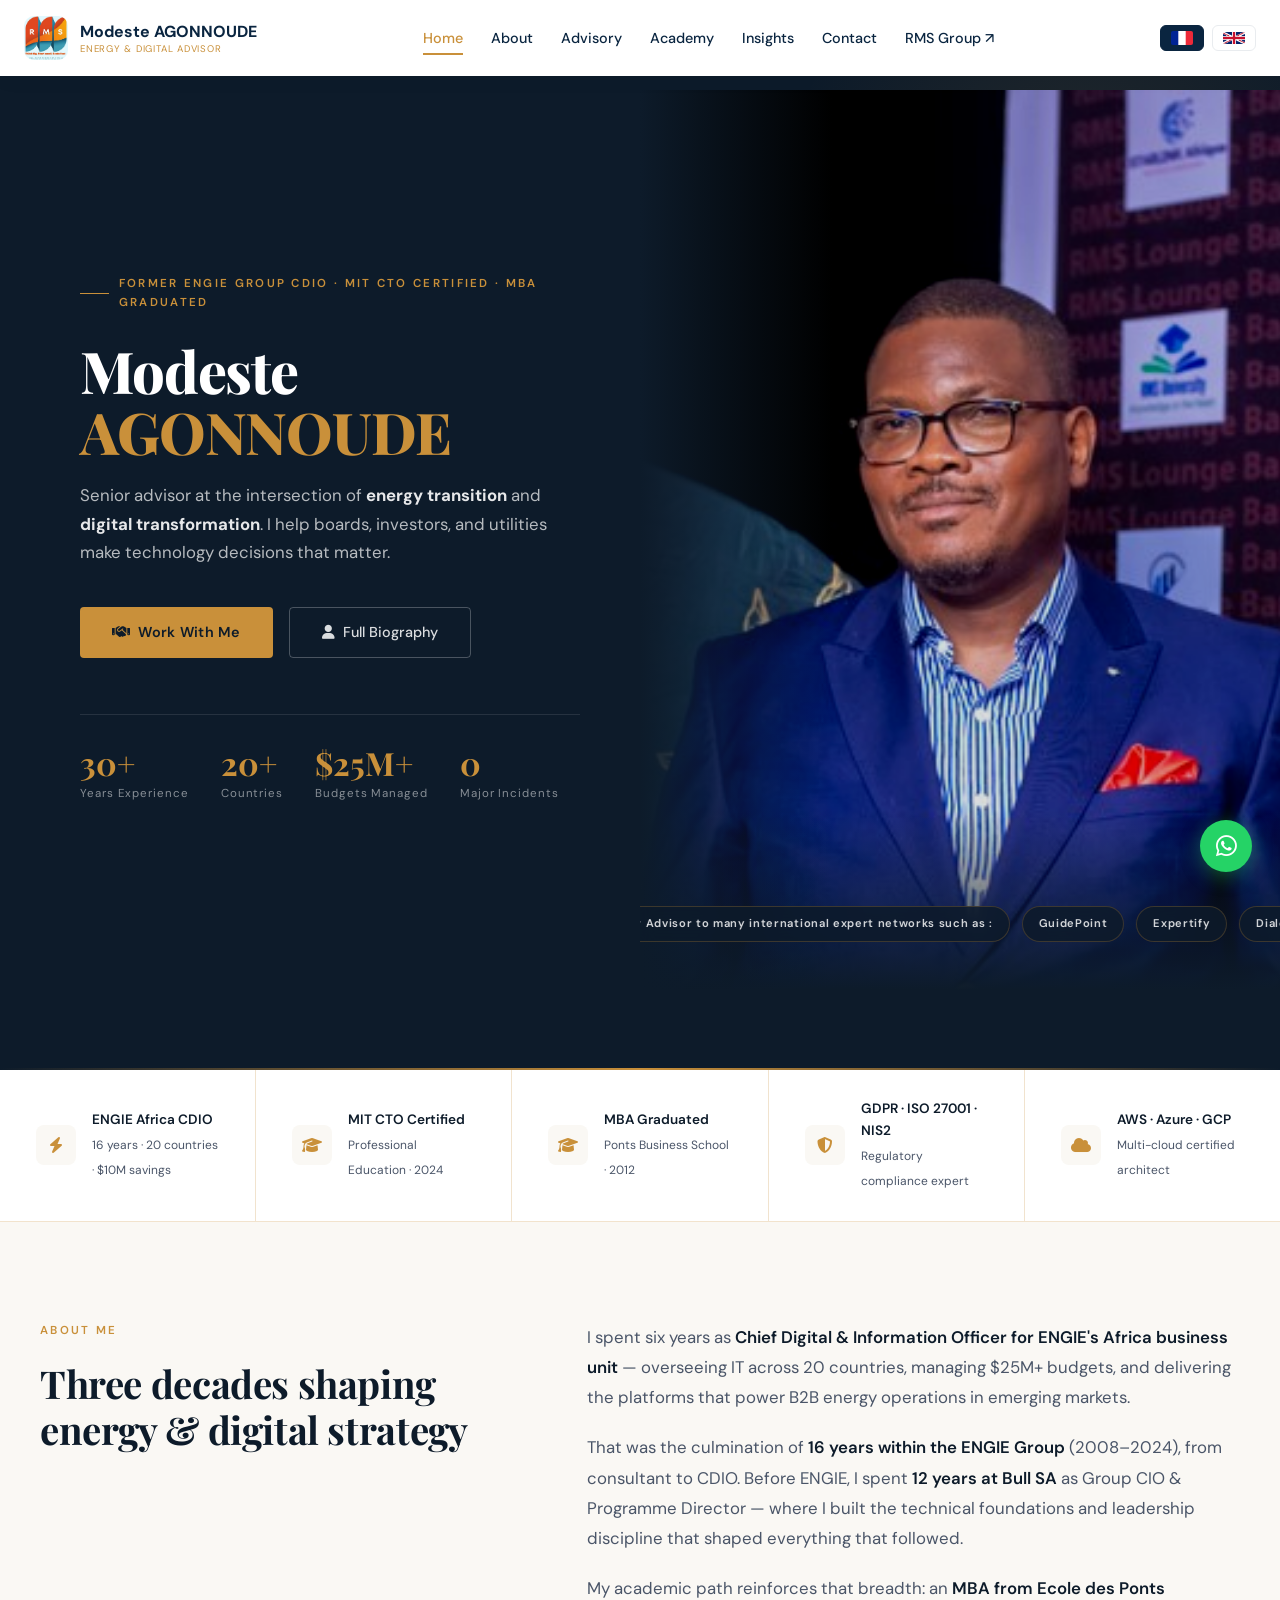
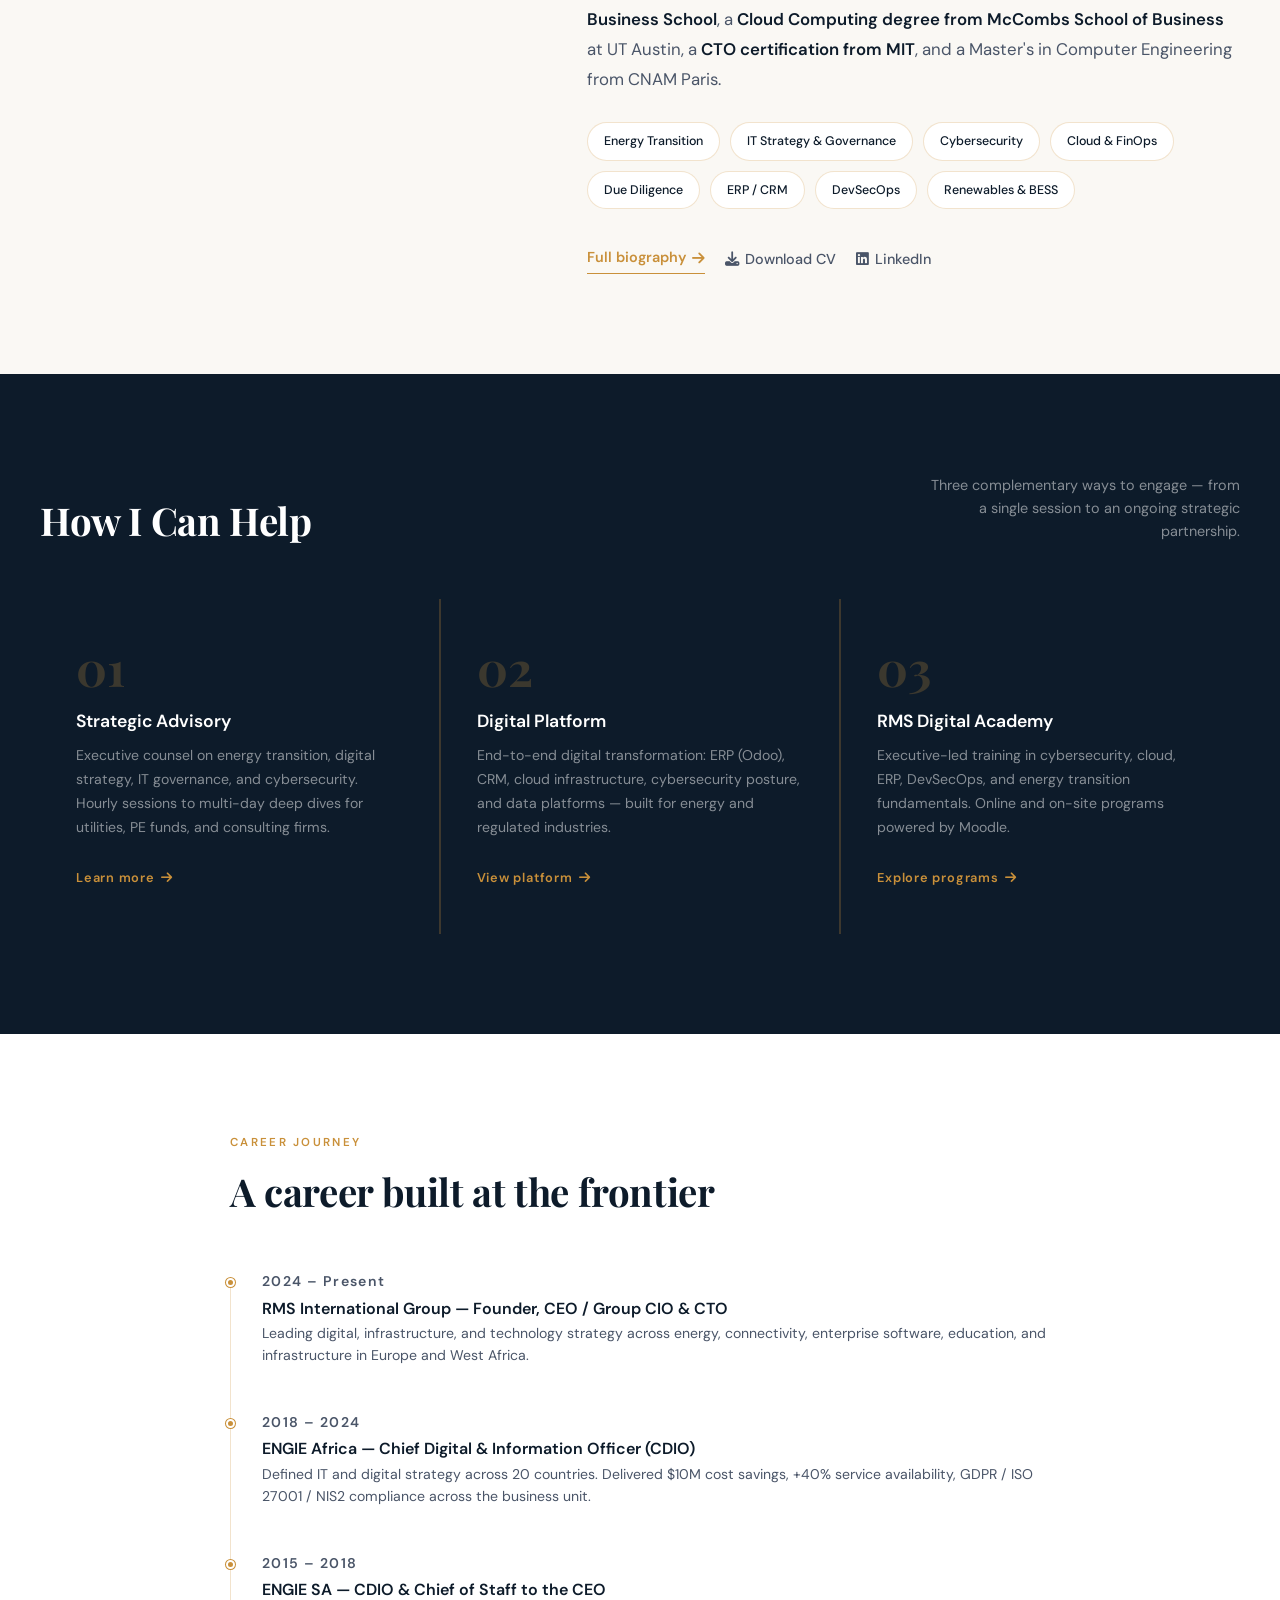
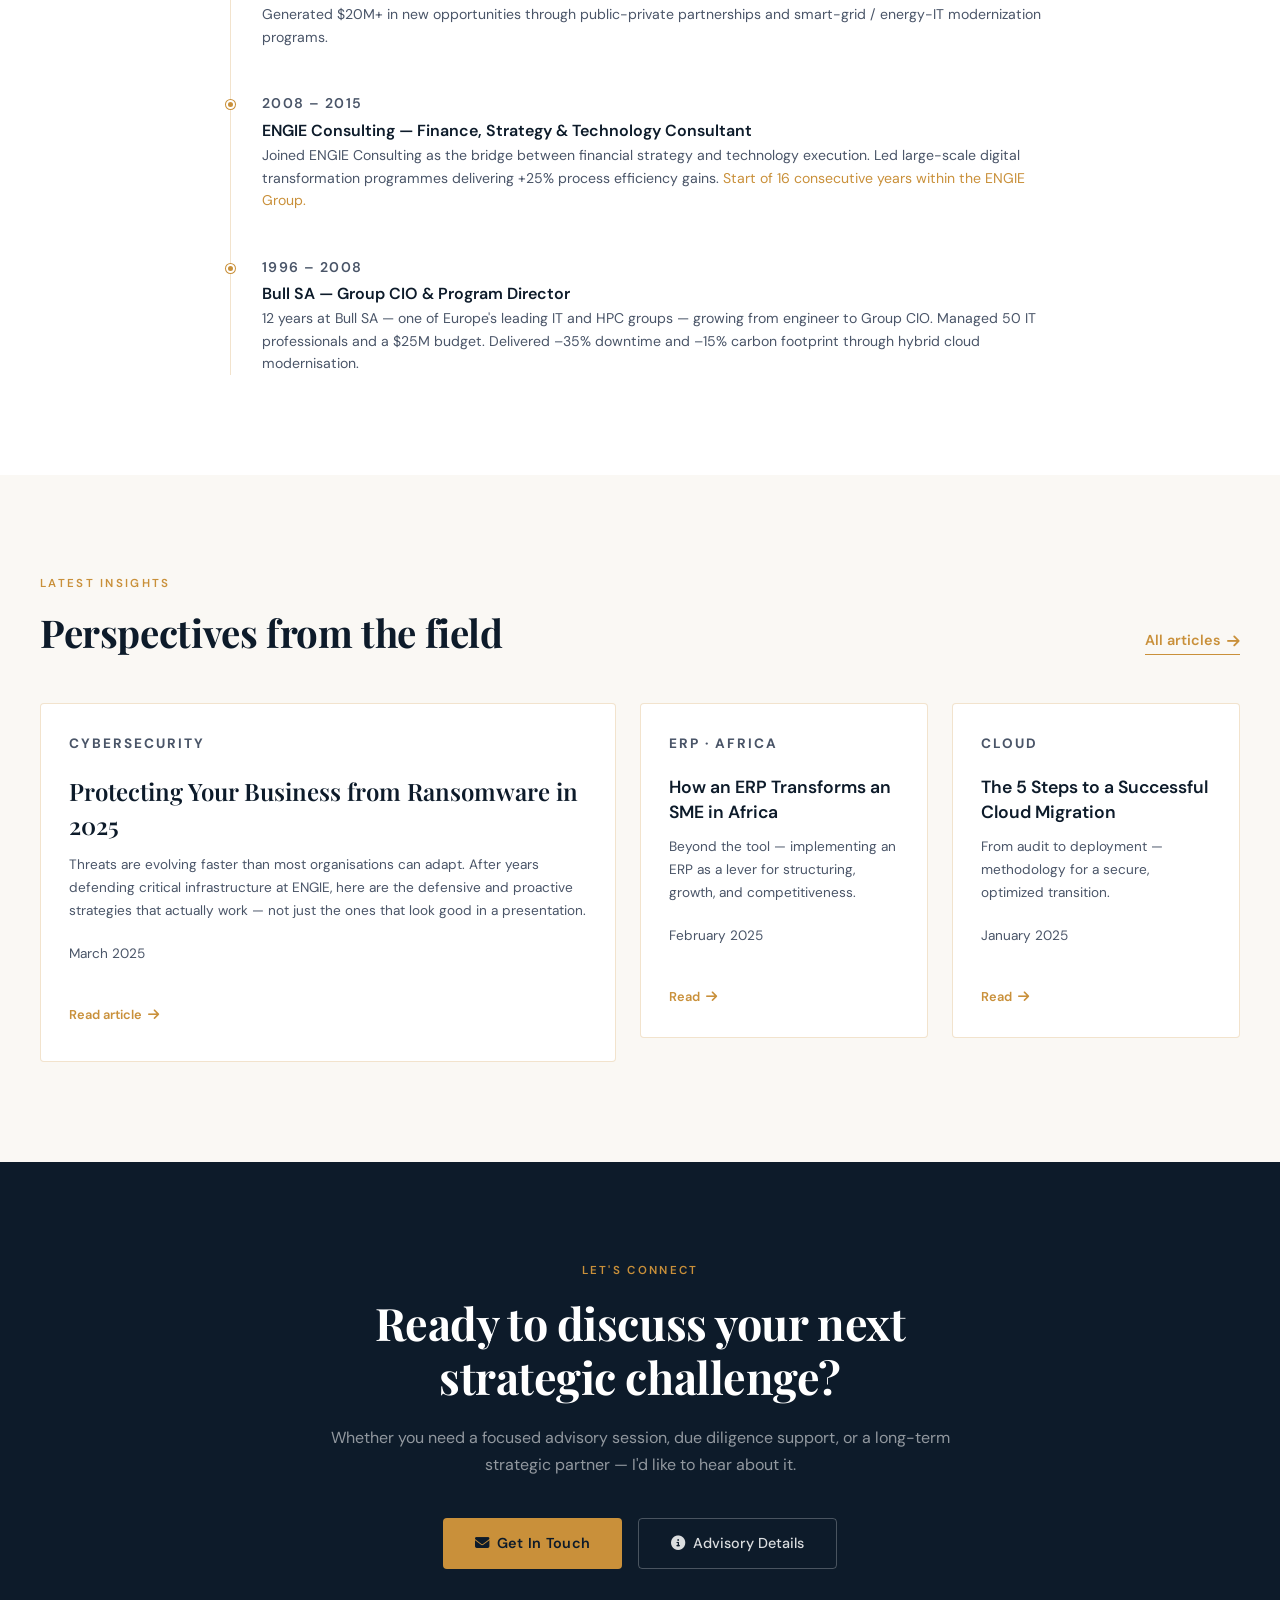
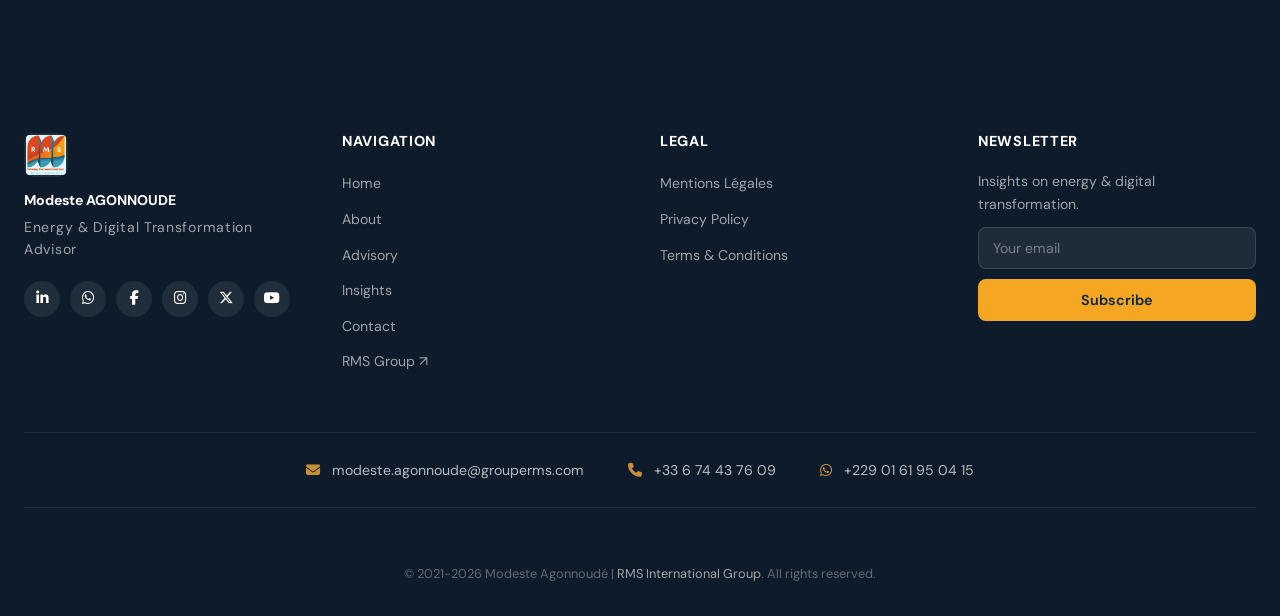
<file: index.html>
<!DOCTYPE html>
<html lang="en">
<head>
    <meta charset="UTF-8">
    <meta name="viewport" content="width=device-width, initial-scale=1.0">
    <title>Modeste AGONNOUDE | Energy & Digital Transformation Advisor | Former ENGIE CDIO</title>
    <meta name="description" content="Modeste Agonnoudé — 30+ years at the intersection of energy and digital. Former ENGIE Group CDIO. MIT CTO certified. Senior Advisor to GuidePoint, Expertify, Dialectica.">
    <meta name="keywords" content="Modeste Agonnoudé, ENGIE CDIO, Energy Transition, Digital Transformation, CIO Advisory, Cybersecurity, Cloud, Africa">
    <meta name="author" content="Modeste Agonnoudé">
    <meta name="robots" content="index, follow">
    <meta name="version" content="2.0.0">
    <meta name="last-updated" content="2026-03-30">
    <meta http-equiv="X-Content-Type-Options" content="nosniff">
    <meta http-equiv="X-Frame-Options" content="DENY">
    <meta http-equiv="X-XSS-Protection" content="1; mode=block">
    <meta http-equiv="Referrer-Policy" content="strict-origin-when-cross-origin">
    <link rel="canonical" href="https://ceo.grouperms.com/index.html">
    <meta property="og:title" content="Modeste AGONNOUDE | Energy &amp; Digital Advisor">
    <meta property="og:description" content="Former ENGIE Group CDIO. 30+ years at the intersection of energy and digital transformation.">
    <meta property="og:image" content="https://ceo.grouperms.com/images/Modeste_AGONNOUDE.jpg">
    <meta property="og:url" content="https://ceo.grouperms.com">
    <meta property="og:type" content="website">
    <script type="application/ld+json">
    {
        "@context": "https://schema.org",
        "@type": "Person",
        "name": "Modeste Agonnoudé",
        "jobTitle": "Energy & Digital Transformation Advisor",
        "description": "Former ENGIE Group CDIO, MIT CTO certified, 30+ years experience in energy and digital transformation.",
        "url": "https://ceo.grouperms.com",
        "image": "https://ceo.grouperms.com/images/Modeste_AGONNOUDE.jpg",
        "sameAs": ["https://www.linkedin.com/in/magonnoude/"],
        "worksFor": { "@type": "Organization", "name": "RMS International Group" },
        "alumniOf": [
            { "@type": "CollegeOrUniversity", "name": "MIT Professional Education" },
            { "@type": "CollegeOrUniversity", "name": "Ecole des Ponts Business School" },
            { "@type": "CollegeOrUniversity", "name": "McCombs School of Business, University of Texas at Austin" },
            { "@type": "CollegeOrUniversity", "name": "CNAM Paris" }
        ]
    }
    </script>
    <link href="https://fonts.googleapis.com/css2?family=Playfair+Display:wght@700;800&family=DM+Sans:wght@300;400;500;600&display=swap" rel="stylesheet">
    <link rel="stylesheet" href="https://cdnjs.cloudflare.com/ajax/libs/font-awesome/6.4.0/css/all.min.css">
    <link rel="stylesheet" href="css/styles.css">
    <link rel="icon" href="/favicon.ico">
    <script async src="https://www.googletagmanager.com/gtag/js?id=G-18H5SEGC8K"></script>
    <script>
        window.dataLayer = window.dataLayer || [];
        function gtag(){dataLayer.push(arguments);}
        gtag('js', new Date());
        gtag('config', 'G-18H5SEGC8K');
    </script>
    <style>
        :root {
            --ink:    #0d1b2a;
            --gold:   #c9903a;
            --gold-lt:#e8b56a;
            --cream:  #faf8f4;
            --mid:    #4a5568;
            --line:   rgba(201,144,58,0.25);
        }
        body { font-family: 'DM Sans', sans-serif; background: var(--cream); color: var(--ink); }

        /* HERO */
        .hero-personal {
            min-height: 100vh;
            display: grid;
            grid-template-columns: 1fr 1fr;
            align-items: center;
            padding-top: 90px;
            position: relative;
            overflow: hidden;
            background: var(--ink);
        }
        .hero-personal::before {
            content: '';
            position: absolute;
            top: -100px; right: -100px;
            width: 600px; height: 600px;
            border-radius: 50%;
            background: radial-gradient(circle, rgba(201,144,58,0.12) 0%, transparent 70%);
            pointer-events: none;
        }
        .hero-personal::after {
            content: '';
            position: absolute;
            bottom: 0; left: 0;
            width: 100%; height: 2px;
            background: linear-gradient(90deg, transparent, var(--gold), transparent);
        }
        .hero-left {
            padding: 80px 60px 80px 80px;
            position: relative;
            z-index: 2;
        }
        .hero-eyebrow {
            display: inline-flex;
            align-items: center;
            gap: 10px;
            font-size: 0.72rem;
            font-weight: 600;
            letter-spacing: 0.2em;
            text-transform: uppercase;
            color: var(--gold);
            margin-bottom: 28px;
        }
        .hero-eyebrow::before {
            content: '';
            display: inline-block;
            width: 32px; height: 1px;
            background: var(--gold);
        }
        .hero-name {
            font-family: 'Playfair Display', serif;
            font-size: clamp(2.8rem, 4.5vw, 4.2rem);
            font-weight: 800;
            line-height: 1.05;
            color: #fff;
            margin-bottom: 20px;
            letter-spacing: -0.02em;
        }
        .hero-name em { font-style: normal; color: var(--gold); }
        .hero-title {
            font-size: 1.05rem;
            font-weight: 400;
            color: rgba(255,255,255,0.7);
            line-height: 1.7;
            max-width: 480px;
            margin-bottom: 40px;
        }
        .hero-cta { display: flex; gap: 16px; flex-wrap: wrap; margin-bottom: 56px; }
        .btn-hero-primary {
            display: inline-flex; align-items: center; gap: 8px;
            padding: 14px 32px; background: var(--gold); color: var(--ink);
            font-weight: 600; font-size: 0.9rem; border-radius: 4px;
            text-decoration: none; transition: all 0.25s ease; letter-spacing: 0.02em;
        }
        .btn-hero-primary:hover { background: var(--gold-lt); transform: translateY(-2px); }
        .btn-hero-outline {
            display: inline-flex; align-items: center; gap: 8px;
            padding: 13px 32px; border: 1px solid rgba(255,255,255,0.25);
            color: rgba(255,255,255,0.85); font-weight: 500; font-size: 0.9rem;
            border-radius: 4px; text-decoration: none; transition: all 0.25s ease;
        }
        .btn-hero-outline:hover { border-color: var(--gold); color: var(--gold); }
        .hero-meta { display: flex; gap: 32px; padding-top: 32px; border-top: 1px solid rgba(255,255,255,0.1); }
        .hero-meta-item .num {
            display: block; font-family: 'Playfair Display', serif;
            font-size: 2rem; font-weight: 700; color: var(--gold); line-height: 1;
        }
        .hero-meta-item .lbl { font-size: 0.72rem; color: rgba(255,255,255,0.5); letter-spacing: 0.08em; margin-top: 4px; }
        .hero-right { position: relative; height: 100%; min-height: 100vh; overflow: hidden; }
        .hero-right img { width: 100%; height: 100%; object-fit: cover; object-position: top center; display: block; filter: brightness(0.85) contrast(1.05); }
        .hero-right::before {
            content: '';
            position: absolute; inset: 0;
            background: linear-gradient(to right, var(--ink) 0%, transparent 30%), linear-gradient(to top, var(--ink) 0%, transparent 20%);
            z-index: 1;
        }
        .hero-badges { position: absolute; bottom: 48px; left: 50%; transform: translateX(-50%); z-index: 2; display: flex; gap: 12px; white-space: nowrap; }
        .badge {
            background: rgba(13,27,42,0.85); border: 1px solid var(--line);
            color: rgba(255,255,255,0.85); font-size: 0.7rem; font-weight: 600;
            letter-spacing: 0.06em; padding: 8px 16px; border-radius: 100px; backdrop-filter: blur(8px);
        }

        /* PROOF STRIP */
        .proof-strip { background: #fff; border-bottom: 1px solid var(--line); }
        .proof-inner { display: flex; align-items: stretch; max-width: 1280px; margin: 0 auto; }
        .proof-item { flex: 1; display: flex; align-items: center; gap: 16px; padding: 28px 36px; border-right: 1px solid var(--line); }
        .proof-item:last-child { border-right: none; }
        .proof-icon { width: 40px; height: 40px; background: var(--cream); border-radius: 8px; display: flex; align-items: center; justify-content: center; color: var(--gold); font-size: 1rem; flex-shrink: 0; }
        .proof-item strong { display: block; font-size: 0.85rem; font-weight: 600; color: var(--ink); }
        .proof-item span { font-size: 0.75rem; color: var(--mid); }

        /* ABOUT STRIP */
        .about-strip { background: var(--cream); padding: 100px 0; }
        .about-strip-inner { display: grid; grid-template-columns: 5fr 7fr; gap: 80px; align-items: start; max-width: 1280px; margin: 0 auto; padding: 0 40px; }
        .about-strip-label { font-size: 0.72rem; font-weight: 600; letter-spacing: 0.2em; text-transform: uppercase; color: var(--gold); margin-bottom: 20px; }
        .about-strip h2 { font-family: 'Playfair Display', serif; font-size: 2.4rem; font-weight: 700; line-height: 1.2; color: var(--ink); margin-bottom: 0; }
        .about-strip-body { font-size: 1.05rem; line-height: 1.8; color: var(--mid); }
        .about-strip-body p { margin-bottom: 20px; }
        .about-strip-body strong { color: var(--ink); font-weight: 600; }
        .expertise-chips { display: flex; flex-wrap: wrap; gap: 10px; margin-top: 28px; }
        .chip { display: inline-block; padding: 7px 16px; background: #fff; border: 1px solid var(--line); border-radius: 100px; font-size: 0.78rem; font-weight: 500; color: var(--ink); }
        .about-strip-links { display: flex; gap: 20px; margin-top: 36px; align-items: center; }
        .link-primary { font-weight: 600; font-size: 0.9rem; color: var(--gold); text-decoration: none; display: inline-flex; align-items: center; gap: 6px; border-bottom: 1px solid var(--gold); padding-bottom: 2px; transition: opacity 0.2s; }
        .link-primary:hover { opacity: 0.75; }
        .link-secondary { font-weight: 500; font-size: 0.9rem; color: var(--mid); text-decoration: none; display: inline-flex; align-items: center; gap: 6px; transition: color 0.2s; }
        .link-secondary:hover { color: var(--ink); }

        /* SERVICES */
        .services { background: var(--ink); padding: 100px 0; }
        .services-inner { max-width: 1280px; margin: 0 auto; padding: 0 40px; }
        .services-header { display: flex; justify-content: space-between; align-items: flex-end; margin-bottom: 56px; }
        .services-header h2 { font-family: 'Playfair Display', serif; font-size: 2.4rem; font-weight: 700; color: #fff; margin: 0; }
        .services-header p { max-width: 320px; text-align: right; font-size: 0.9rem; color: rgba(255,255,255,0.5); line-height: 1.6; }
        .services-grid { display: grid; grid-template-columns: repeat(3, 1fr); gap: 2px; background: var(--line); }
        .service-card { background: var(--ink); padding: 44px 36px; transition: background 0.3s; }
        .service-card:hover { background: #162233; }
        .service-num { font-family: 'Playfair Display', serif; font-size: 3rem; font-weight: 700; color: var(--line); line-height: 1; margin-bottom: 20px; }
        .service-card h3 { font-size: 1.1rem; font-weight: 600; color: #fff; margin-bottom: 12px; }
        .service-card p { font-size: 0.88rem; color: rgba(255,255,255,0.5); line-height: 1.7; margin-bottom: 24px; }
        .service-link { font-size: 0.8rem; font-weight: 600; color: var(--gold); text-decoration: none; letter-spacing: 0.06em; display: inline-flex; align-items: center; gap: 6px; transition: gap 0.2s; }
        .service-link:hover { gap: 10px; }

        /* TIMELINE */
        .timeline-section { background: #fff; padding: 100px 0; }
        .timeline-inner { max-width: 900px; margin: 0 auto; padding: 0 40px; }
        .section-eyebrow { font-size: 0.72rem; font-weight: 600; letter-spacing: 0.2em; text-transform: uppercase; color: var(--gold); margin-bottom: 16px; }
        .timeline-inner h2 { font-family: 'Playfair Display', serif; font-size: 2.4rem; font-weight: 700; color: var(--ink); margin-bottom: 56px; }
        .timeline { position: relative; padding-left: 32px; }
        .timeline::before { content: ''; position: absolute; left: 0; top: 8px; bottom: 0; width: 1px; background: var(--line); }
        .timeline-item { position: relative; padding-bottom: 44px; }
        .timeline-item:last-child { padding-bottom: 0; }
        .timeline-item::before { content: ''; position: absolute; left: -36px; top: 8px; width: 9px; height: 9px; border-radius: 50%; background: var(--gold); border: 2px solid #fff; box-shadow: 0 0 0 1px var(--gold); }
        .timeline-date { font-size: 0.72rem; font-weight: 600; letter-spacing: 0.1em; color: var(--gold); margin-bottom: 6px; }
        .timeline-item h3 { font-size: 1rem; font-weight: 600; color: var(--ink); margin-bottom: 4px; }
        .timeline-item p { font-size: 0.88rem; color: var(--mid); line-height: 1.6; }

        /* INSIGHTS */
        .insights-section { background: var(--cream); padding: 100px 0; }
        .insights-inner { max-width: 1280px; margin: 0 auto; padding: 0 40px; }
        .insights-header { display: flex; justify-content: space-between; align-items: flex-end; margin-bottom: 48px; }
        .insights-header h2 { font-family: 'Playfair Display', serif; font-size: 2.4rem; font-weight: 700; color: var(--ink); margin: 0; }
        .insights-grid { display: grid; grid-template-columns: 2fr 1fr 1fr; gap: 24px; }
        .insight-card { background: #fff; border-radius: 4px; overflow: hidden; border: 1px solid var(--line); transition: box-shadow 0.3s, transform 0.3s; }
        .insight-card:hover { box-shadow: 0 16px 40px rgba(0,0,0,0.08); transform: translateY(-4px); }
        .insight-card.featured { grid-row: span 2; }
        .insight-body { padding: 28px; }
        .insight-tag { font-size: 0.68rem; font-weight: 700; letter-spacing: 0.15em; text-transform: uppercase; color: var(--gold); margin-bottom: 12px; }
        .insight-card h3 { font-size: 1.1rem; font-weight: 600; color: var(--ink); line-height: 1.4; margin-bottom: 10px; }
        .insight-card.featured h3 { font-family: 'Playfair Display', serif; font-size: 1.5rem; }
        .insight-card p { font-size: 0.85rem; color: var(--mid); line-height: 1.7; margin-bottom: 20px; }
        .insight-meta { font-size: 0.75rem; color: rgba(74,85,104,0.6); }
        .insight-read-more { display: inline-flex; align-items: center; gap: 6px; font-size: 0.8rem; font-weight: 600; color: var(--gold); text-decoration: none; margin-top: 20px; transition: gap 0.2s; }
        .insight-read-more:hover { gap: 10px; }

        /* CTA */
        .cta-section { background: var(--ink); padding: 100px 0; }
        .cta-inner { max-width: 760px; margin: 0 auto; padding: 0 40px; text-align: center; }
        .cta-inner .section-eyebrow { justify-content: center; display: flex; }
        .cta-inner h2 { font-family: 'Playfair Display', serif; font-size: 2.8rem; font-weight: 700; color: #fff; line-height: 1.2; margin: 16px 0 20px; }
        .cta-inner p { font-size: 1rem; color: rgba(255,255,255,0.55); line-height: 1.7; margin-bottom: 40px; }
        .cta-btns { display: flex; gap: 16px; justify-content: center; flex-wrap: wrap; }

        /* RESPONSIVE */
        @media (max-width: 1024px) {
            .hero-personal { grid-template-columns: 1fr; min-height: auto; }
            .hero-left { padding: 120px 40px 60px; }
            .hero-right { height: 50vh; min-height: 300px; }
            .hero-right::before { background: linear-gradient(to bottom, transparent 60%, var(--ink)); }
            .services-grid { grid-template-columns: 1fr 1fr; }
            .insights-grid { grid-template-columns: 1fr 1fr; }
            .insight-card.featured { grid-column: span 2; grid-row: auto; }
            .about-strip-inner { grid-template-columns: 1fr; gap: 32px; }
        }
        @media (max-width: 768px) {
            .hero-left { padding: 100px 24px 48px; }
            .hero-meta { gap: 20px; }
            .proof-inner { flex-direction: column; }
            .proof-item { border-right: none; border-bottom: 1px solid var(--line); }
            .services-grid { grid-template-columns: 1fr; }
            .services-inner, .insights-inner, .about-strip-inner, .timeline-inner, .cta-inner { padding: 0 24px; }
            .services-header, .insights-header { flex-direction: column; gap: 12px; align-items: flex-start; }
            .services-header p { text-align: left; }
            .insights-grid { grid-template-columns: 1fr; }
            .insight-card.featured { grid-column: auto; }
            .hero-badges { display: none; }
        }
    </style>
</head>
<body>

<header></header>

<main>

    <section class="hero-personal">
        <div class="hero-left">
            <span class="hero-eyebrow">Former ENGIE Group CDIO · MIT CTO Certified · MBA Graduated</span>
            <h1 class="hero-name">Modeste<br><em>AGONNOUDE</em></h1>
            <p class="hero-title">
                Senior advisor at the intersection of <strong style="color:rgba(255,255,255,0.9)">energy transition</strong> and <strong style="color:rgba(255,255,255,0.9)">digital transformation</strong>. I help boards, investors, and utilities make technology decisions that matter.
            </p>
            <div class="hero-cta">
                <a href="advisory.html" class="btn-hero-primary"><i class="fas fa-handshake"></i> Work With Me</a>
                <a href="about.html" class="btn-hero-outline"><i class="fas fa-user"></i> Full Biography</a>
            </div>
            <div class="hero-meta">
                <div class="hero-meta-item"><span class="num">30+</span><span class="lbl">Years Experience</span></div>
                <div class="hero-meta-item"><span class="num">20+</span><span class="lbl">Countries</span></div>
                <div class="hero-meta-item"><span class="num">$25M+</span><span class="lbl">Budgets Managed</span></div>
                <div class="hero-meta-item"><span class="num">0</span><span class="lbl">Major Incidents</span></div>
            </div>
        </div>
        <div class="hero-right">
            <img src="images/Modeste_AGONNOUDE.jpg" alt="Modeste Agonnoudé — Energy & Digital Transformation Advisor">
            <div class="hero-badges">
                <span class="badge">Senior Advisor to many international expert networks such as : </span>
                <span class="badge">GuidePoint</span>
                <span class="badge">Expertify</span>
                <span class="badge">Dialectica</span>
            </div>
        </div>
    </section>

    <div class="proof-strip">
        <div class="proof-inner">
            <div class="proof-item">
                <div class="proof-icon"><i class="fas fa-bolt"></i></div>
                <div><strong>ENGIE Africa CDIO</strong><span>16 years · 20 countries · $10M savings</span></div>
            </div>
            <div class="proof-item">
                <div class="proof-icon"><i class="fas fa-graduation-cap"></i></div>
                <div><strong>MIT CTO Certified</strong><span>Professional Education · 2024</span></div>
            </div>
                <div class="proof-item">
                <div class="proof-icon"><i class="fas fa-graduation-cap"></i></div>
                <div><strong>MBA Graduated</strong><span>Ponts Business School · 2012</span></div>
            </div>
            <div class="proof-item">
                <div class="proof-icon"><i class="fas fa-shield-alt"></i></div>
                <div><strong>GDPR · ISO 27001 · NIS2</strong><span>Regulatory compliance expert</span></div>
            </div>
            <div class="proof-item">
                <div class="proof-icon"><i class="fas fa-cloud"></i></div>
                <div><strong>AWS · Azure · GCP</strong><span>Multi-cloud certified architect</span></div>
            </div>
        </div>
    </div>

    <section class="about-strip">
        <div class="about-strip-inner">
            <div>
                <p class="about-strip-label">About Me</p>
                <h2>Three decades shaping energy &amp; digital strategy</h2>
            </div>
            <div class="about-strip-body">
                <p>I spent six years as <strong>Chief Digital &amp; Information Officer for ENGIE's Africa business unit</strong> — overseeing IT across 20 countries, managing $25M+ budgets, and delivering the platforms that power B2B energy operations in emerging markets.</p>
                <p>That was the culmination of <strong>16 years within the ENGIE Group</strong> (2008–2024), from consultant to CDIO. Before ENGIE, I spent <strong>12 years at Bull SA</strong> as Group CIO &amp; Programme Director — where I built the technical foundations and leadership discipline that shaped everything that followed.</p>
                <p>My academic path reinforces that breadth: an <strong>MBA from Ecole des Ponts Business School</strong>, a <strong>Cloud Computing degree from McCombs School of Business</strong> at UT Austin, a <strong>CTO certification from MIT</strong>, and a Master's in Computer Engineering from CNAM Paris.</p>
                <div class="expertise-chips">
                    <span class="chip">Energy Transition</span>
                    <span class="chip">IT Strategy &amp; Governance</span>
                    <span class="chip">Cybersecurity</span>
                    <span class="chip">Cloud &amp; FinOps</span>
                    <span class="chip">Due Diligence</span>
                    <span class="chip">ERP / CRM</span>
                    <span class="chip">DevSecOps</span>
                    <span class="chip">Renewables &amp; BESS</span>
                </div>
                <div class="about-strip-links">
                    <a href="about.html" class="link-primary">Full biography <i class="fas fa-arrow-right"></i></a>
                    <a href="pdfs/resume-modeste-agonnoude.pdf" class="link-secondary"><i class="fas fa-download"></i> Download CV</a>
                    <a href="https://www.linkedin.com/in/magonnoude/" target="_blank" rel="noopener" class="link-secondary"><i class="fab fa-linkedin"></i> LinkedIn</a>
                </div>
            </div>
        </div>
    </section>

    <section class="services">
        <div class="services-inner">
            <div class="services-header">
                <h2>How I Can Help</h2>
                <p>Three complementary ways to engage — from a single session to an ongoing strategic partnership.</p>
            </div>
            <div class="services-grid">
                <div class="service-card">
                    <div class="service-num">01</div>
                    <h3>Strategic Advisory</h3>
                    <p>Executive counsel on energy transition, digital strategy, IT governance, and cybersecurity. Hourly sessions to multi-day deep dives for utilities, PE funds, and consulting firms.</p>
                    <a href="advisory.html" class="service-link">Learn more <i class="fas fa-arrow-right"></i></a>
                </div>
                <div class="service-card">
                    <div class="service-num">02</div>
                    <h3>Digital Platform</h3>
                    <p>End-to-end digital transformation: ERP (Odoo), CRM, cloud infrastructure, cybersecurity posture, and data platforms — built for energy and regulated industries.</p>
                    <a href="https://www.grouperms.com/platform.html" class="service-link">View platform <i class="fas fa-arrow-right"></i></a>
                </div>
                <div class="service-card">
                    <div class="service-num">03</div>
                    <h3>RMS Digital Academy</h3>
                    <p>Executive-led training in cybersecurity, cloud, ERP, DevSecOps, and energy transition fundamentals. Online and on-site programs powered by Moodle.</p>
                    <a href="academy.html" class="service-link">Explore programs <i class="fas fa-arrow-right"></i></a>
                </div>
            </div>
        </div>
    </section>

    <section class="timeline-section">
        <div class="timeline-inner">
            <p class="section-eyebrow">Career Journey</p>
            <h2>A career built at the frontier</h2>
            <div class="timeline">
                <div class="timeline-item">
                    <p class="timeline-date">2024 – Present</p>
                    <h3>RMS International Group — Founder, CEO / Group CIO &amp; CTO</h3>
                    <p>Leading digital, infrastructure, and technology strategy across energy, connectivity, enterprise software, education, and infrastructure in Europe and West Africa.</p>
                </div>
                <div class="timeline-item">
                    <p class="timeline-date">2018 – 2024</p>
                    <h3>ENGIE Africa — Chief Digital &amp; Information Officer (CDIO)</h3>
                    <p>Defined IT and digital strategy across 20 countries. Delivered $10M cost savings, +40% service availability, GDPR / ISO 27001 / NIS2 compliance across the business unit.</p>
                </div>
                <div class="timeline-item">
                    <p class="timeline-date">2015 – 2018</p>
                    <h3>ENGIE SA — CDIO &amp; Chief of Staff to the CEO</h3>
                    <p>Generated $20M+ in new opportunities through public-private partnerships and smart-grid / energy-IT modernization programs.</p>
                </div>
                <div class="timeline-item">
                    <p class="timeline-date">2008 – 2015</p>
                    <h3>ENGIE Consulting — Finance, Strategy &amp; Technology Consultant</h3>
                    <p>Joined ENGIE Consulting as the bridge between financial strategy and technology execution. Led large-scale digital transformation programmes delivering +25% process efficiency gains. <em style="color:var(--gold); font-style:normal;">Start of 16 consecutive years within the ENGIE Group.</em></p>
                </div>
                <div class="timeline-item">
                    <p class="timeline-date">1996 – 2008</p>
                    <h3>Bull SA — Group CIO &amp; Program Director</h3>
                    <p>12 years at Bull SA — one of Europe's leading IT and HPC groups — growing from engineer to Group CIO. Managed 50 IT professionals and a $25M budget. Delivered –35% downtime and –15% carbon footprint through hybrid cloud modernisation.</p>
                </div>
            </div>
        </div>
    </section>

    <section class="insights-section">
        <div class="insights-inner">
            <div class="insights-header">
                <div>
                    <p class="section-eyebrow">Latest Insights</p>
                    <h2>Perspectives from the field</h2>
                </div>
                <a href="blog.html" class="link-primary">All articles <i class="fas fa-arrow-right"></i></a>
            </div>
            <div class="insights-grid">
                <article class="insight-card featured">
                    <div class="insight-body">
                        <p class="insight-tag">Cybersecurity</p>
                        <h3>Protecting Your Business from Ransomware in 2025</h3>
                        <p>Threats are evolving faster than most organisations can adapt. After years defending critical infrastructure at ENGIE, here are the defensive and proactive strategies that actually work — not just the ones that look good in a presentation.</p>
                        <p class="insight-meta">March 2025</p>
                        <a href="articles/ransomware-2025.html" class="insight-read-more">Read article <i class="fas fa-arrow-right"></i></a>
                    </div>
                </article>
                <article class="insight-card">
                    <div class="insight-body">
                        <p class="insight-tag">ERP · Africa</p>
                        <h3>How an ERP Transforms an SME in Africa</h3>
                        <p>Beyond the tool — implementing an ERP as a lever for structuring, growth, and competitiveness.</p>
                        <p class="insight-meta">February 2025</p>
                        <a href="articles/erp-africa-sme.html" class="insight-read-more">Read <i class="fas fa-arrow-right"></i></a>
                    </div>
                </article>
                <article class="insight-card">
                    <div class="insight-body">
                        <p class="insight-tag">Cloud</p>
                        <h3>The 5 Steps to a Successful Cloud Migration</h3>
                        <p>From audit to deployment — methodology for a secure, optimized transition.</p>
                        <p class="insight-meta">January 2025</p>
                        <a href="articles/cloud-migration-steps.html" class="insight-read-more">Read <i class="fas fa-arrow-right"></i></a>
                    </div>
                </article>
            </div>
        </div>
    </section>

    <section class="cta-section">
        <div class="cta-inner">
            <span class="section-eyebrow">Let's Connect</span>
            <h2>Ready to discuss your next strategic challenge?</h2>
            <p>Whether you need a focused advisory session, due diligence support, or a long-term strategic partner — I'd like to hear about it.</p>
            <div class="cta-btns">
                <a href="contact.html" class="btn-hero-primary"><i class="fas fa-envelope"></i> Get In Touch</a>
                <a href="advisory.html" class="btn-hero-outline"><i class="fas fa-info-circle"></i> Advisory Details</a>
            </div>
        </div>
    </section>

</main>

<footer></footer>

<script src="js/main.js"></script>
</body>
</html>
</file>
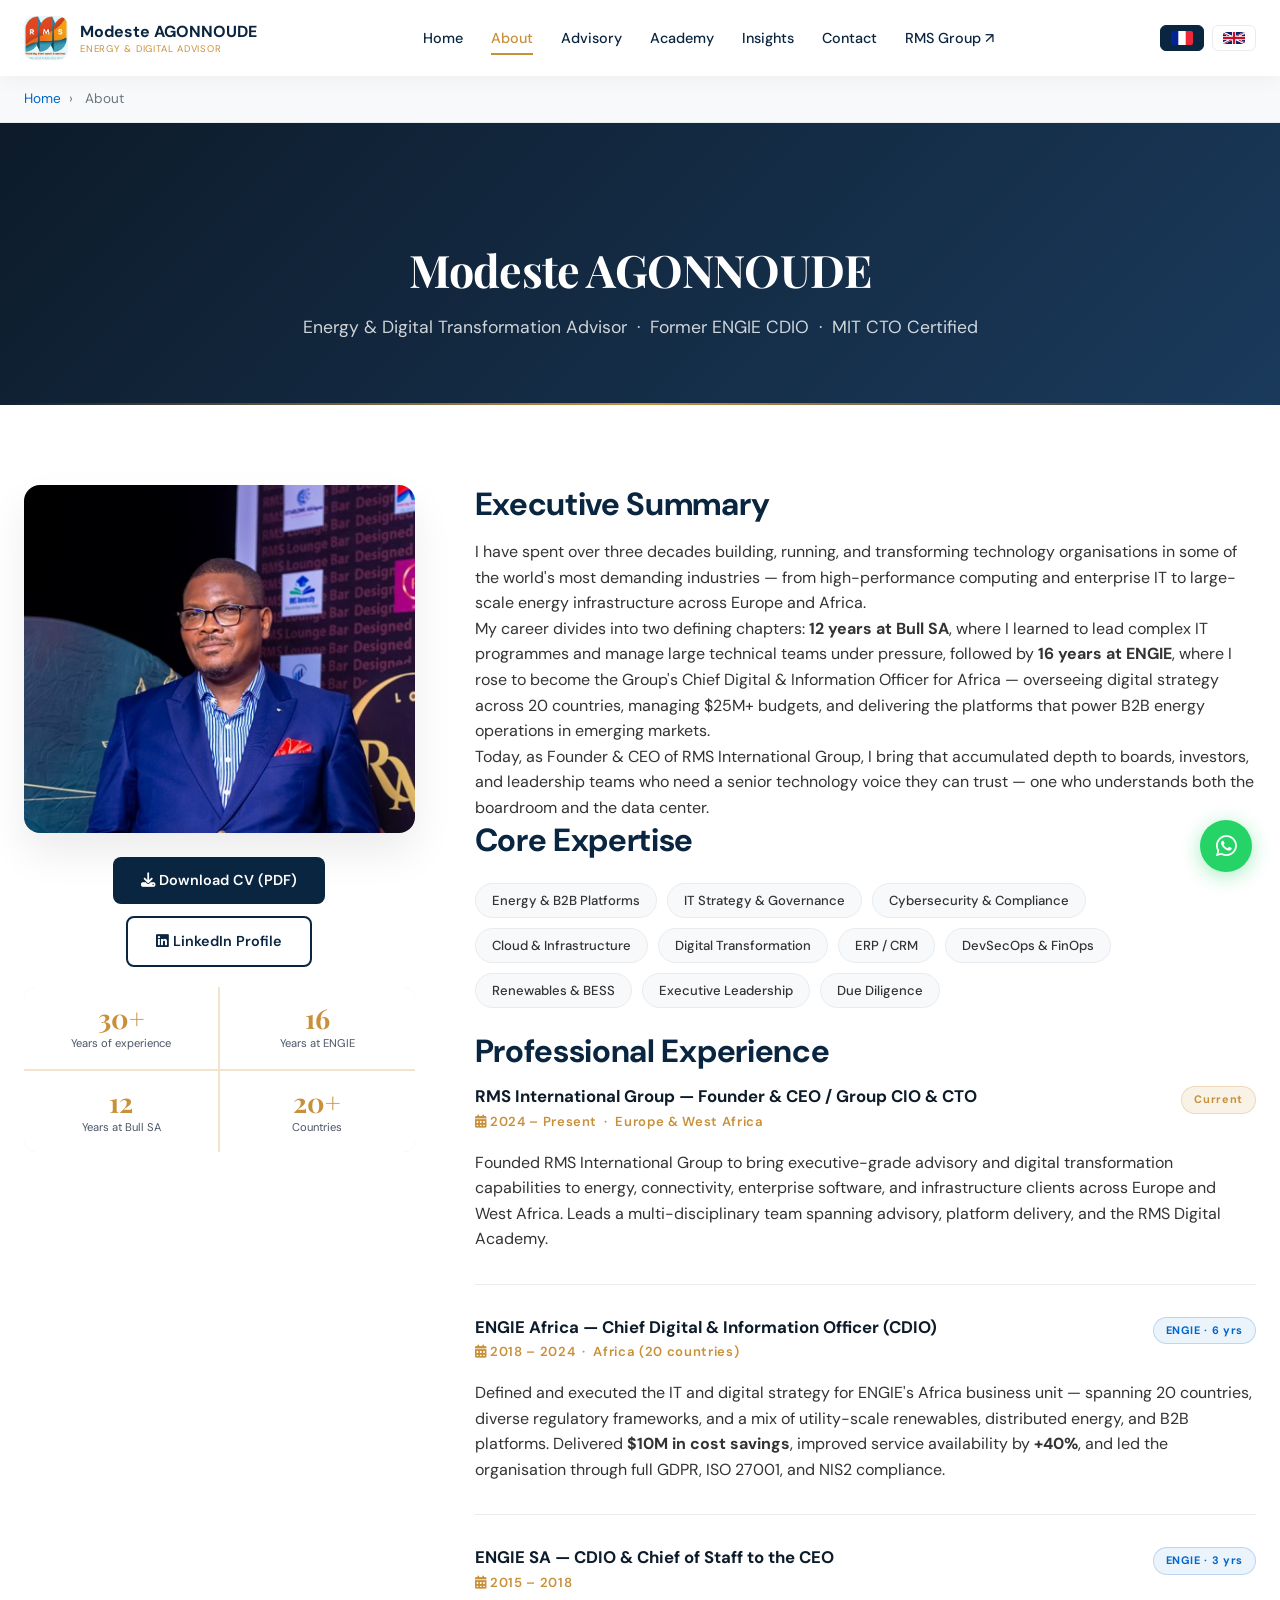
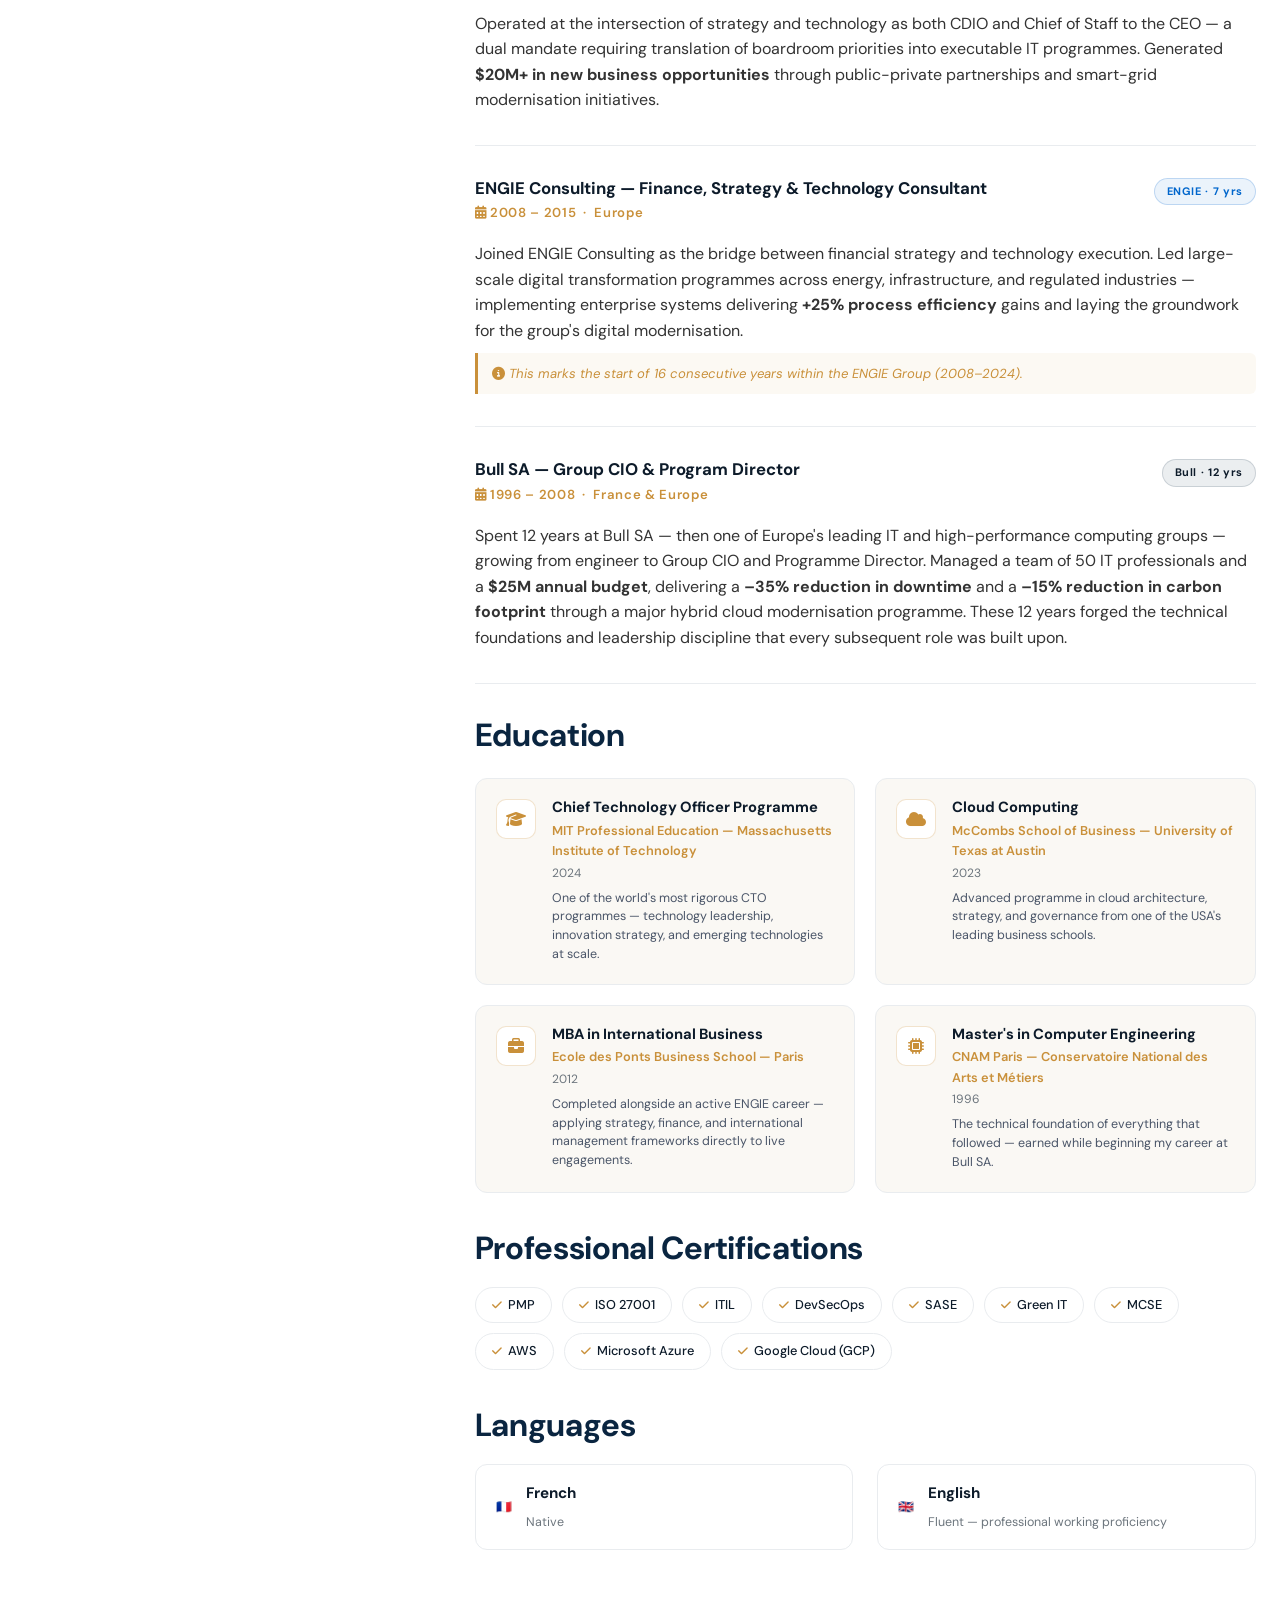
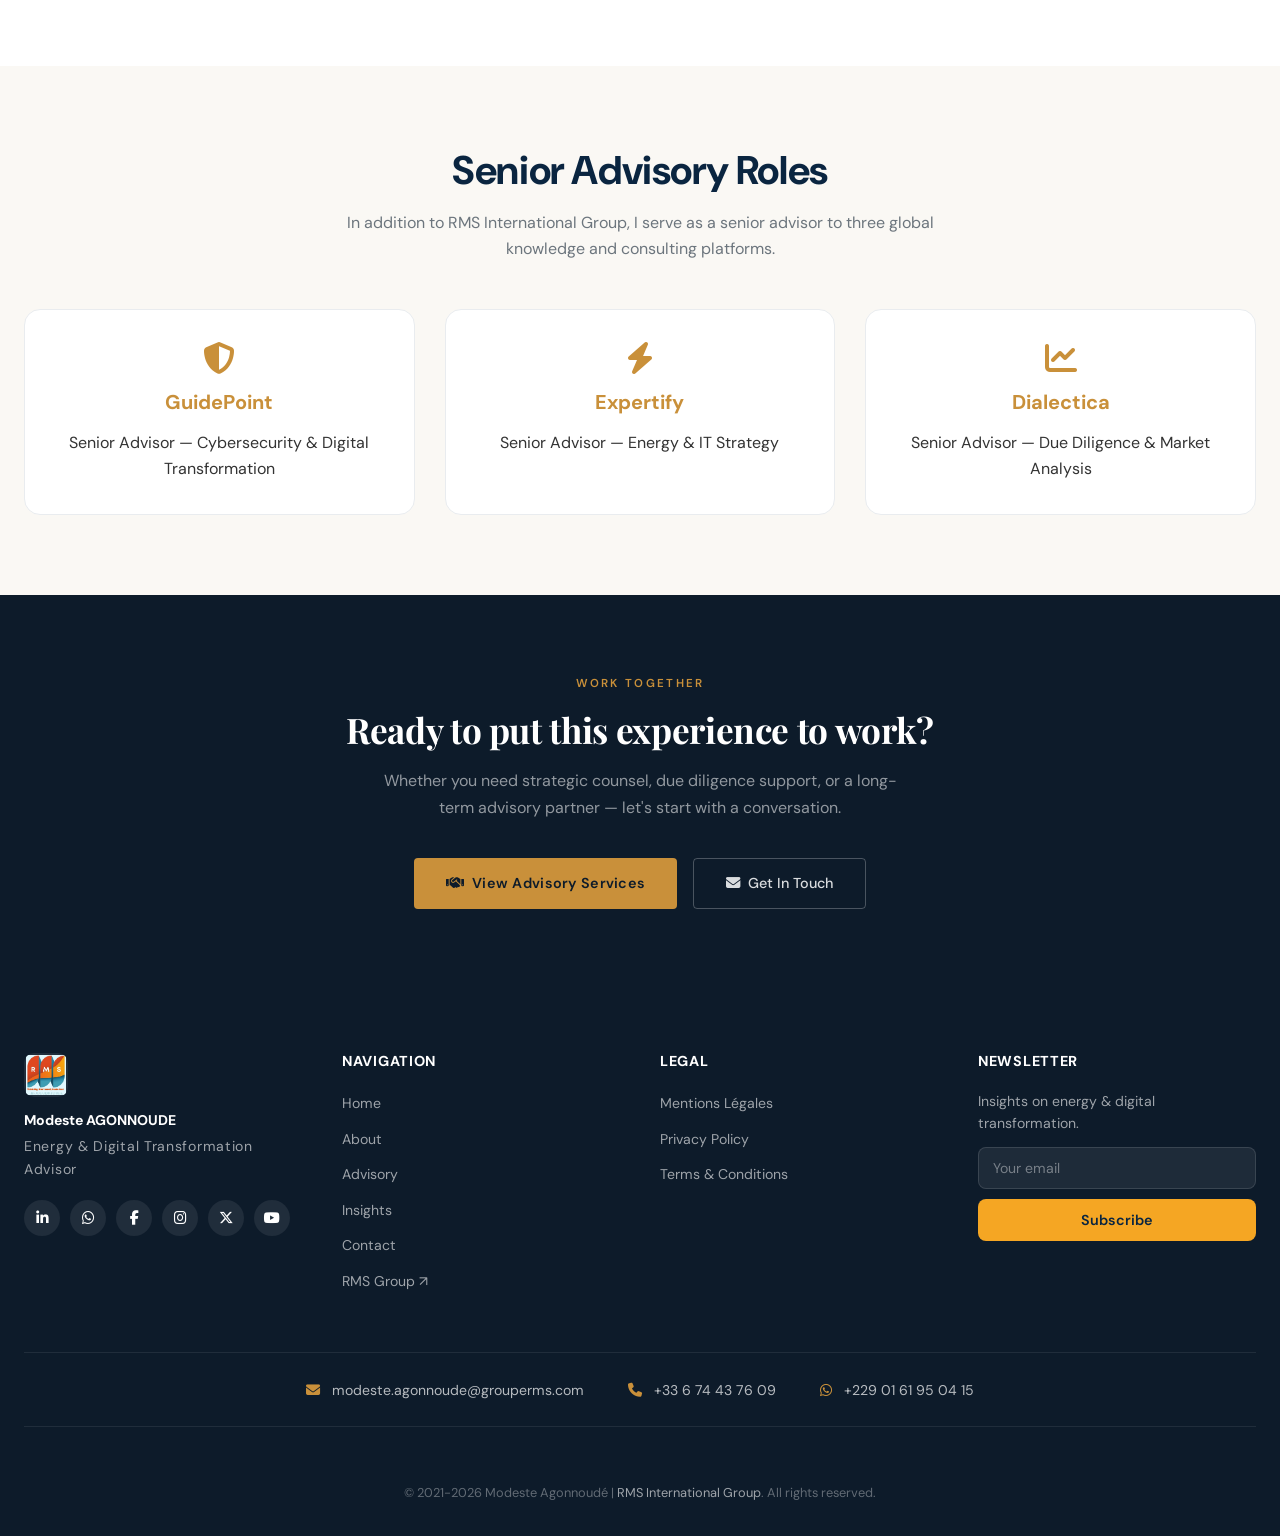
<file: about.html>
<!DOCTYPE html>
<html lang="en">
<head>
          <!-- Google tag (gtag.js) -->
    <script async src="https://www.googletagmanager.com/gtag/js?id=G-18H5SEGC8K"></script>
    <script>
    window.dataLayer = window.dataLayer || [];
    function gtag(){dataLayer.push(arguments);}
    gtag('js', new Date());

    gtag('config', 'G-18H5SEGC8K');
    </script>
    <meta charset="UTF-8">
    <meta name="viewport" content="width=device-width, initial-scale=1.0">
    <title>About Modeste AGONNOUDE — Former ENGIE CDIO | Energy &amp; Digital Advisor</title>
    <meta name="description" content="30+ years at the intersection of energy and digital. 12 years at Bull, 16 years at ENGIE. MIT CTO certified. MBA from Ecole des Ponts. Former ENGIE Group CDIO.">
    <meta name="keywords" content="Modeste Agonnoudé, ENGIE CDIO, Bull SA, Energy Transition, Digital Transformation, MIT CTO, Ecole des Ponts, McCombs">
    <meta name="author" content="Modeste Agonnoudé">
    <meta name="robots" content="index, follow">
    <meta name="version" content="2.1.0">
    <meta name="last-updated" content="2026-04-03">
    <meta http-equiv="X-Content-Type-Options" content="nosniff">
    <meta http-equiv="X-Frame-Options" content="DENY">
    <meta http-equiv="X-XSS-Protection" content="1; mode=block">
    <meta http-equiv="Referrer-Policy" content="strict-origin-when-cross-origin">
    <link rel="canonical" href="https://ceo.grouperms.com/about.html">
    <meta property="og:title" content="About Modeste AGONNOUDE — Former ENGIE CDIO">
    <meta property="og:description" content="12 years at Bull, 16 years at ENGIE. MIT CTO certified. MBA from Ecole des Ponts. Senior advisor at the intersection of energy and digital.">
    <meta property="og:image" content="https://ceo.grouperms.com/images/Modeste_AGONNOUDE.jpg">
    <meta property="og:url" content="https://ceo.grouperms.com/about.html">
    <meta property="og:type" content="profile">
    <script type="application/ld+json">
    {
        "@context": "https://schema.org",
        "@type": "Person",
        "name": "Modeste Agonnoudé",
        "jobTitle": "Energy & Digital Transformation Advisor",
        "description": "30+ years at the intersection of energy and digital. 12 years at Bull SA, 16 years at ENGIE. MIT CTO certified. Founder & CEO of RMS International Group.",
        "worksFor": { "@type": "Organization", "name": "RMS International Group", "url": "https://www.grouperms.com" },
        "alumniOf": [
            { "@type": "CollegeOrUniversity", "name": "MIT Professional Education" },
            { "@type": "CollegeOrUniversity", "name": "Ecole des Ponts Business School" },
            { "@type": "CollegeOrUniversity", "name": "McCombs School of Business, University of Texas at Austin" },
            { "@type": "CollegeOrUniversity", "name": "CNAM Paris" }
        ],
        "knowsAbout": ["Energy Transition", "Digital Transformation", "IT Strategy", "Cybersecurity", "Cloud Computing", "BESS", "Renewables", "ERP"],
        "url": "https://ceo.grouperms.com/about.html",
        "image": "https://ceo.grouperms.com/images/Modeste_AGONNOUDE.jpg",
        "sameAs": ["https://www.linkedin.com/in/magonnoude/"]
    }
    </script>
    <link href="https://fonts.googleapis.com/css2?family=Playfair+Display:wght@700;800&family=DM+Sans:wght@300;400;500;600&display=swap" rel="stylesheet">
    <link rel="stylesheet" href="https://cdnjs.cloudflare.com/ajax/libs/font-awesome/6.4.0/css/all.min.css">
    <link rel="stylesheet" href="css/styles.css">
    <link rel="icon" href="/favicon.ico">
    
    <script>window.dataLayer=window.dataLayer||[];function gtag(){dataLayer.push(arguments);}gtag('js',new Date());gtag('config','G-483SEQM9JJ');</script>
</head>
<body>

<header></header>

<main>

    <div class="breadcrumbs">
        <div class="container">
            <nav aria-label="Breadcrumb">
                <ol itemscope itemtype="https://schema.org/BreadcrumbList">
                    <li itemprop="itemListElement" itemscope itemtype="https://schema.org/ListItem">
                        <a href="index.html" itemprop="item"><span itemprop="name">Home</span></a>
                        <meta itemprop="position" content="1">
                    </li>
                    <li itemprop="itemListElement" itemscope itemtype="https://schema.org/ListItem">
                        <span itemprop="name">About</span>
                        <meta itemprop="position" content="2">
                    </li>
                </ol>
            </nav>
        </div>
    </div>

    <section class="page-header about-header">
        <div class="container">
            <h1>Modeste AGONNOUDE</h1>
            <p>Energy &amp; Digital Transformation Advisor &nbsp;·&nbsp; Former ENGIE CDIO &nbsp;·&nbsp; MIT CTO Certified</p>
        </div>
    </section>

    <section class="about-full">
        <div class="container">
            <div class="about-full-grid">

                <div class="about-image">
                    <img src="images/Modeste_AGONNOUDE.jpg" alt="Modeste Agonnoudé">
                    <div class="download-cv">
                        <a href="pdfs/resume-modeste-agonnoude.pdf" target="_blank" class="btn btn-primary">
                            <i class="fas fa-download"></i> Download CV (PDF)
                        </a>
                        <a href="https://www.linkedin.com/in/magonnoude/" target="_blank" rel="noopener" class="btn btn-outline" style="margin-top:12px;">
                            <i class="fab fa-linkedin"></i> LinkedIn Profile
                        </a>
                    </div>
                    <div class="about-stats">
                        <div class="about-stat">
                            <span class="about-stat-num">30+</span>
                            <span class="about-stat-lbl">Years of experience</span>
                        </div>
                        <div class="about-stat">
                            <span class="about-stat-num">16</span>
                            <span class="about-stat-lbl">Years at ENGIE</span>
                        </div>
                        <div class="about-stat">
                            <span class="about-stat-num">12</span>
                            <span class="about-stat-lbl">Years at Bull SA</span>
                        </div>
                        <div class="about-stat">
                            <span class="about-stat-num">20+</span>
                            <span class="about-stat-lbl">Countries</span>
                        </div>
                    </div>
                </div>

                <div class="about-text">

                    <h2>Executive Summary</h2>
                    <p>I have spent over three decades building, running, and transforming technology organisations in some of the world's most demanding industries — from high-performance computing and enterprise IT to large-scale energy infrastructure across Europe and Africa.</p>
                    <p>My career divides into two defining chapters: <strong>12 years at Bull SA</strong>, where I learned to lead complex IT programmes and manage large technical teams under pressure, followed by <strong>16 years at ENGIE</strong>, where I rose to become the Group's Chief Digital &amp; Information Officer for Africa — overseeing digital strategy across 20 countries, managing $25M+ budgets, and delivering the platforms that power B2B energy operations in emerging markets.</p>
                    <p>Today, as Founder &amp; CEO of RMS International Group, I bring that accumulated depth to boards, investors, and leadership teams who need a senior technology voice they can trust — one who understands both the boardroom and the data center.</p>

                    <h2>Core Expertise</h2>
                    <div class="expertise-tags">
                        <span>Energy &amp; B2B Platforms</span>
                        <span>IT Strategy &amp; Governance</span>
                        <span>Cybersecurity &amp; Compliance</span>
                        <span>Cloud &amp; Infrastructure</span>
                        <span>Digital Transformation</span>
                        <span>ERP / CRM</span>
                        <span>DevSecOps &amp; FinOps</span>
                        <span>Renewables &amp; BESS</span>
                        <span>Executive Leadership</span>
                        <span>Due Diligence</span>
                    </div>

                    <h2>Professional Experience</h2>

                    <div class="experience-item">
                        <div class="experience-header">
                            <div>
                                <h3>RMS International Group — Founder &amp; CEO / Group CIO &amp; CTO</h3>
                                <p class="date"><i class="fas fa-calendar-alt"></i> 2024 – Present &nbsp;·&nbsp; Europe &amp; West Africa</p>
                            </div>
                            <span class="exp-badge exp-current">Current</span>
                        </div>
                        <p>Founded RMS International Group to bring executive-grade advisory and digital transformation capabilities to energy, connectivity, enterprise software, and infrastructure clients across Europe and West Africa. Leads a multi-disciplinary team spanning advisory, platform delivery, and the RMS Digital Academy.</p>
                    </div>

                    <div class="experience-item">
                        <div class="experience-header">
                            <div>
                                <h3>ENGIE Africa — Chief Digital &amp; Information Officer (CDIO)</h3>
                                <p class="date"><i class="fas fa-calendar-alt"></i> 2018 – 2024 &nbsp;·&nbsp; Africa (20 countries)</p>
                            </div>
                            <span class="exp-badge exp-engie">ENGIE · 6 yrs</span>
                        </div>
                        <p>Defined and executed the IT and digital strategy for ENGIE's Africa business unit — spanning 20 countries, diverse regulatory frameworks, and a mix of utility-scale renewables, distributed energy, and B2B platforms. Delivered <strong>$10M in cost savings</strong>, improved service availability by <strong>+40%</strong>, and led the organisation through full GDPR, ISO 27001, and NIS2 compliance.</p>
                    </div>

                    <div class="experience-item">
                        <div class="experience-header">
                            <div>
                                <h3>ENGIE SA — CDIO &amp; Chief of Staff to the CEO</h3>
                                <p class="date"><i class="fas fa-calendar-alt"></i> 2015 – 2018</p>
                            </div>
                            <span class="exp-badge exp-engie">ENGIE · 3 yrs</span>
                        </div>
                        <p>Operated at the intersection of strategy and technology as both CDIO and Chief of Staff to the CEO — a dual mandate requiring translation of boardroom priorities into executable IT programmes. Generated <strong>$20M+ in new business opportunities</strong> through public-private partnerships and smart-grid modernisation initiatives.</p>
                    </div>

                    <div class="experience-item">
                        <div class="experience-header">
                            <div>
                                <h3>ENGIE Consulting — Finance, Strategy &amp; Technology Consultant</h3>
                                <p class="date"><i class="fas fa-calendar-alt"></i> 2008 – 2015 &nbsp;·&nbsp; Europe</p>
                            </div>
                            <span class="exp-badge exp-engie">ENGIE · 7 yrs</span>
                        </div>
                        <p>Joined ENGIE Consulting as the bridge between financial strategy and technology execution. Led large-scale digital transformation programmes across energy, infrastructure, and regulated industries — implementing enterprise systems delivering <strong>+25% process efficiency</strong> gains and laying the groundwork for the group's digital modernisation.</p>
                        <p class="experience-note"><i class="fas fa-info-circle"></i> This marks the start of 16 consecutive years within the ENGIE Group (2008–2024).</p>
                    </div>

                    <div class="experience-item">
                        <div class="experience-header">
                            <div>
                                <h3>Bull SA — Group CIO &amp; Program Director</h3>
                                <p class="date"><i class="fas fa-calendar-alt"></i> 1996 – 2008 &nbsp;·&nbsp; France &amp; Europe</p>
                            </div>
                            <span class="exp-badge exp-bull">Bull · 12 yrs</span>
                        </div>
                        <p>Spent 12 years at Bull SA — then one of Europe's leading IT and high-performance computing groups — growing from engineer to Group CIO and Programme Director. Managed a team of 50 IT professionals and a <strong>$25M annual budget</strong>, delivering a <strong>–35% reduction in downtime</strong> and a <strong>–15% reduction in carbon footprint</strong> through a major hybrid cloud modernisation programme. These 12 years forged the technical foundations and leadership discipline that every subsequent role was built upon.</p>
                    </div>

                    <h2>Education</h2>
                    <div class="education-grid">
                        <div class="education-item">
                            <div class="edu-icon"><i class="fas fa-graduation-cap"></i></div>
                            <div class="edu-body">
                                <h3>Chief Technology Officer Programme</h3>
                                <p class="edu-school">MIT Professional Education — Massachusetts Institute of Technology</p>
                                <p class="edu-year">2024</p>
                                <p class="edu-note">One of the world's most rigorous CTO programmes — technology leadership, innovation strategy, and emerging technologies at scale.</p>
                            </div>
                        </div>
                        <div class="education-item">
                            <div class="edu-icon"><i class="fas fa-cloud"></i></div>
                            <div class="edu-body">
                                <h3>Cloud Computing</h3>
                                <p class="edu-school">McCombs School of Business — University of Texas at Austin</p>
                                <p class="edu-year">2023</p>
                                <p class="edu-note">Advanced programme in cloud architecture, strategy, and governance from one of the USA's leading business schools.</p>
                            </div>
                        </div>
                        <div class="education-item">
                            <div class="edu-icon"><i class="fas fa-briefcase"></i></div>
                            <div class="edu-body">
                                <h3>MBA in International Business</h3>
                                <p class="edu-school">Ecole des Ponts Business School — Paris</p>
                                <p class="edu-year">2012</p>
                                <p class="edu-note">Completed alongside an active ENGIE career — applying strategy, finance, and international management frameworks directly to live engagements.</p>
                            </div>
                        </div>
                        <div class="education-item">
                            <div class="edu-icon"><i class="fas fa-microchip"></i></div>
                            <div class="edu-body">
                                <h3>Master's in Computer Engineering</h3>
                                <p class="edu-school">CNAM Paris — Conservatoire National des Arts et Métiers</p>
                                <p class="edu-year">1996</p>
                                <p class="edu-note">The technical foundation of everything that followed — earned while beginning my career at Bull SA.</p>
                            </div>
                        </div>
                    </div>

                    <h2>Professional Certifications</h2>
                    <div class="cert-grid">
                        <span class="cert-badge"><i class="fas fa-check"></i> PMP</span>
                        <span class="cert-badge"><i class="fas fa-check"></i> ISO 27001</span>
                        <span class="cert-badge"><i class="fas fa-check"></i> ITIL</span>
                        <span class="cert-badge"><i class="fas fa-check"></i> DevSecOps</span>
                        <span class="cert-badge"><i class="fas fa-check"></i> SASE</span>
                        <span class="cert-badge"><i class="fas fa-check"></i> Green IT</span>
                        <span class="cert-badge"><i class="fas fa-check"></i> MCSE</span>
                        <span class="cert-badge"><i class="fas fa-check"></i> AWS</span>
                        <span class="cert-badge"><i class="fas fa-check"></i> Microsoft Azure</span>
                        <span class="cert-badge"><i class="fas fa-check"></i> Google Cloud (GCP)</span>
                    </div>

                    <h2>Languages</h2>
                    <div class="languages-row">
                        <div class="language-item">
                            <span class="lang-flag">🇫🇷</span>
                            <div>
                                <strong>French</strong>
                                <span>Native</span>
                            </div>
                        </div>
                        <div class="language-item">
                            <span class="lang-flag">🇬🇧</span>
                            <div>
                                <strong>English</strong>
                                <span>Fluent — professional working proficiency</span>
                            </div>
                        </div>
                    </div>

                </div>
            </div>
        </div>
    </section>

    <section class="advisory-roles">
        <div class="container">
            <div class="section-title">
                <h2>Senior Advisory Roles</h2>
                <p>In addition to RMS International Group, I serve as a senior advisor to three global knowledge and consulting platforms.</p>
            </div>
            <div class="roles-grid">
                <div class="role-card">
                    <i class="fas fa-shield-alt" style="font-size:2rem; color:var(--gold); margin-bottom:16px;"></i>
                    <h3>GuidePoint</h3>
                    <p>Senior Advisor — Cybersecurity &amp; Digital Transformation</p>
                </div>
                <div class="role-card">
                    <i class="fas fa-bolt" style="font-size:2rem; color:var(--gold); margin-bottom:16px;"></i>
                    <h3>Expertify</h3>
                    <p>Senior Advisor — Energy &amp; IT Strategy</p>
                </div>
                <div class="role-card">
                    <i class="fas fa-chart-line" style="font-size:2rem; color:var(--gold); margin-bottom:16px;"></i>
                    <h3>Dialectica</h3>
                    <p>Senior Advisor — Due Diligence &amp; Market Analysis</p>
                </div>
            </div>
        </div>
    </section>

    <section style="background: var(--ink); padding: 80px 0; text-align: center;">
        <div class="container">
            <p style="font-size:0.72rem; font-weight:600; letter-spacing:0.2em; text-transform:uppercase; color:var(--gold); margin-bottom:16px;">Work Together</p>
            <h2 style="font-family:'Playfair Display',serif; color:#fff; font-size:2.2rem; margin-bottom:16px;">Ready to put this experience to work?</h2>
            <p style="color:rgba(255,255,255,0.55); max-width:520px; margin:0 auto 36px; line-height:1.7;">Whether you need strategic counsel, due diligence support, or a long-term advisory partner — let's start with a conversation.</p>
            <div style="display:flex; gap:16px; justify-content:center; flex-wrap:wrap;">
                <a href="advisory.html" class="btn-hero-primary"><i class="fas fa-handshake"></i> View Advisory Services</a>
                <a href="contact.html" class="btn-hero-outline"><i class="fas fa-envelope"></i> Get In Touch</a>
            </div>
        </div>
    </section>

</main>

<footer></footer>

<script src="js/main.js"></script>

<style>
    .about-stats { display:grid; grid-template-columns:1fr 1fr; gap:2px; background:var(--line); border-radius:12px; overflow:hidden; margin-top:20px; }
    .about-stat { background:var(--white); padding:18px 16px; text-align:center; display:flex; flex-direction:column; gap:4px; }
    .about-stat-num { font-family:'Playfair Display',serif; font-size:1.7rem; font-weight:700; color:var(--gold); line-height:1; }
    .about-stat-lbl { font-size:0.7rem; color:var(--mid); line-height:1.3; }

    .experience-header { display:flex; justify-content:space-between; align-items:flex-start; gap:12px; margin-bottom:10px; }
    .experience-header h3 { margin-bottom:4px; }
    .exp-badge { flex-shrink:0; font-size:0.68rem; font-weight:700; letter-spacing:0.06em; padding:4px 12px; border-radius:100px; white-space:nowrap; }
    .exp-current { background:rgba(201,144,58,0.12); color:var(--gold); border:1px solid var(--line); }
    .exp-engie   { background:rgba(0,102,204,0.08);  color:#0066cc;    border:1px solid rgba(0,102,204,0.2); }
    .exp-bull    { background:rgba(10,37,64,0.08);   color:var(--ink); border:1px solid rgba(10,37,64,0.15); }

    .experience-note { font-size:0.82rem; color:var(--gold); font-style:italic; margin-top:10px; padding:10px 14px; background:rgba(201,144,58,0.06); border-left:3px solid var(--gold); border-radius:0 6px 6px 0; }

    .education-grid { display:grid; grid-template-columns:1fr 1fr; gap:20px; margin:24px 0 36px; }
    .education-item { display:flex; gap:16px; padding:20px; background:var(--cream); border:1px solid var(--border); border-radius:12px; transition:box-shadow 0.3s, transform 0.3s; }
    .education-item:hover { box-shadow:0 8px 24px rgba(0,0,0,0.06); transform:translateY(-3px); }
    .edu-icon { width:40px; height:40px; background:var(--white); border-radius:10px; display:flex; align-items:center; justify-content:center; color:var(--gold); font-size:1rem; flex-shrink:0; border:1px solid var(--line); }
    .edu-body h3 { font-size:0.92rem; margin-bottom:4px; color:var(--ink); }
    .edu-school { font-size:0.8rem; font-weight:600; color:var(--gold); margin-bottom:2px; }
    .edu-year { font-size:0.75rem; color:var(--gray); margin-bottom:6px; }
    .edu-note { font-size:0.78rem; color:var(--mid); line-height:1.5; margin:0; }

    .cert-grid { display:flex; flex-wrap:wrap; gap:10px; margin:20px 0 36px; }
    .cert-badge { display:inline-flex; align-items:center; gap:6px; padding:7px 16px; background:var(--white); border:1px solid var(--border); border-radius:100px; font-size:0.8rem; font-weight:500; color:var(--ink); transition:all 0.2s; }
    .cert-badge i { color:var(--gold); font-size:0.7rem; }
    .cert-badge:hover { border-color:var(--gold); background:rgba(201,144,58,0.05); }

    .languages-row { display:flex; gap:24px; margin:20px 0 36px; flex-wrap:wrap; }
    .language-item { display:flex; align-items:center; gap:14px; padding:16px 20px; background:var(--white); border:1px solid var(--border); border-radius:12px; flex:1; min-width:200px; }
    .lang-flag { font-size:1.8rem; line-height:1; }
    .language-item strong { display:block; font-size:0.95rem; color:var(--ink); margin-bottom:2px; }
    .language-item span { font-size:0.78rem; color:var(--gray); }

    @media (max-width: 768px) {
        .experience-header { flex-direction:column; gap:8px; }
        .education-grid { grid-template-columns:1fr; }
        .languages-row { flex-direction:column; }
    }
</style>

</body>
</html>
</file>
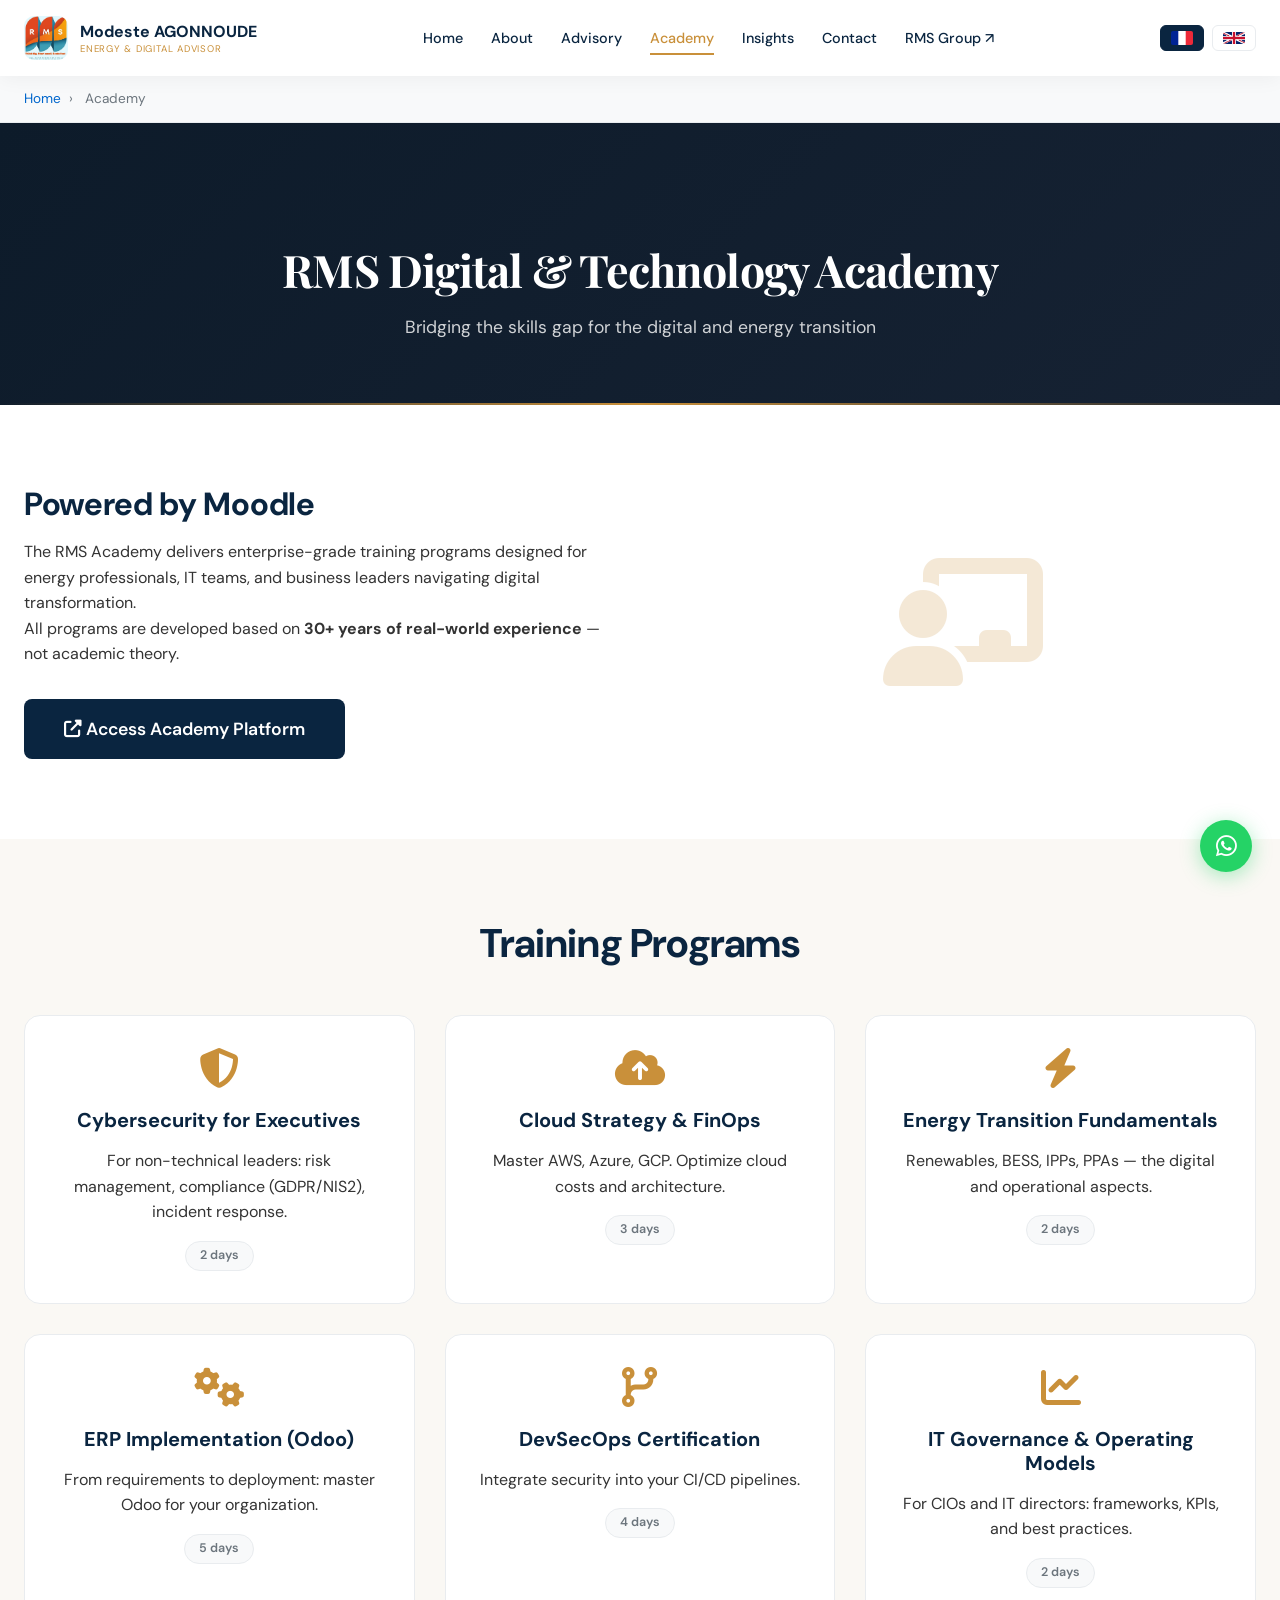
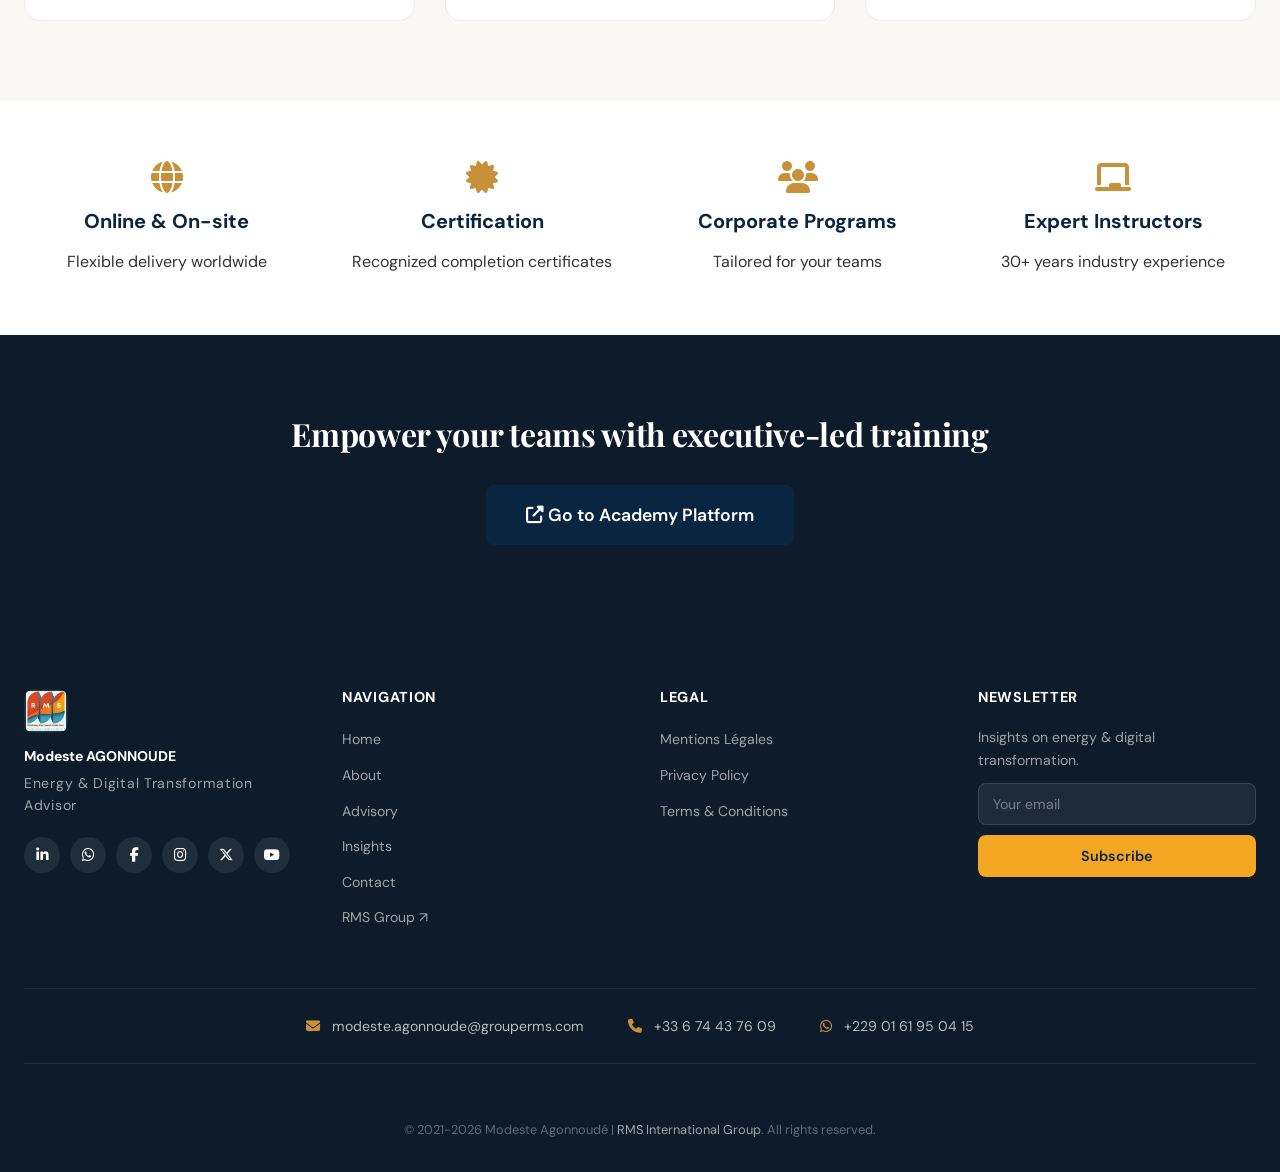
<file: academy.html>
<!DOCTYPE html>
<html lang="en">
<head>
    <!-- Google tag (gtag.js) -->
    <script async src="https://www.googletagmanager.com/gtag/js?id=G-18H5SEGC8K"></script>
    <script>
    window.dataLayer = window.dataLayer || [];
    function gtag(){dataLayer.push(arguments);}
    gtag('js', new Date());

    gtag('config', 'G-18H5SEGC8K');
    </script>
    <meta charset="UTF-8">
    <meta name="viewport" content="width=device-width, initial-scale=1.0">
    <title>RMS Digital Academy - Training for Energy & Digital Professionals</title>
    <meta name="description" content="Executive-led training programs for digital transformation, cybersecurity, cloud, and energy transition. Powered by Moodle.">
    <meta name="version" content="2.1.0">
    <meta name="last-updated" content="2026-04-03">
    <meta http-equiv="X-Content-Type-Options" content="nosniff">
    <meta http-equiv="X-Frame-Options" content="DENY">
    <meta http-equiv="X-XSS-Protection" content="1; mode=block">
    <meta http-equiv="Referrer-Policy" content="strict-origin-when-cross-origin">
    <link rel="canonical" href="https://ceo.grouperms.com/academy.html">
    <meta property="og:title" content="RMS Digital Academy — Training for Energy &amp; Digital Professionals">
    <meta property="og:description" content="Executive-led training in cybersecurity, cloud, ERP, DevSecOps, and energy transition. 30+ years real-world experience.">
    <meta property="og:url" content="https://ceo.grouperms.com/academy.html">
    <meta property="og:type" content="website">
    <link href="https://fonts.googleapis.com/css2?family=Playfair+Display:wght@700;800&family=DM+Sans:wght@300;400;500;600&display=swap" rel="stylesheet">
    <link rel="stylesheet" href="https://cdnjs.cloudflare.com/ajax/libs/font-awesome/6.4.0/css/all.min.css">
    <link rel="stylesheet" href="css/styles.css">
    <link rel="icon" href="/favicon.ico">
</head>
<body>

<header></header>

<main>
    <!-- Breadcrumbs -->
<div class="breadcrumbs">
    <div class="container">
        <nav aria-label="Breadcrumb">
            <ol itemscope itemtype="https://schema.org/BreadcrumbList">
                <li itemprop="itemListElement" itemscope itemtype="https://schema.org/ListItem">
                    <a href="index.html" itemprop="item"><span itemprop="name">Home</span></a>
                    <meta itemprop="position" content="1">
                </li>
                <li itemprop="itemListElement" itemscope itemtype="https://schema.org/ListItem">
                    <span itemprop="name">Academy</span>
                    <meta itemprop="position" content="2">
                </li>
            </ol>
        </nav>
    </div>
</div>
    <section class="page-header academy-header">
        <div class="container">
            <h1>RMS Digital & Technology Academy</h1>
            <p>Bridging the skills gap for the digital and energy transition</p>
        </div>
    </section>

    <section class="academy-intro">
        <div class="container">
            <div class="academy-grid">
                <div class="academy-text">
                    <h2>Powered by Moodle</h2>
                    <p>The RMS Academy delivers enterprise-grade training programs designed for energy professionals, IT teams, and business leaders navigating digital transformation.</p>
                    <p>All programs are developed based on <strong>30+ years of real-world experience</strong> — not academic theory.</p>
                    <div class="academy-cta-buttons">
                        <a href="https://academy.grouperms.com" target="_blank" class="btn btn-primary btn-large">
                            <i class="fas fa-external-link-alt"></i> Access Academy Platform
                        </a>
                    </div>
                </div>
                <div class="academy-image">
                    <i class="fas fa-chalkboard-user"></i>
                </div>
            </div>
        </div>
    </section>

    <section class="programs">
        <div class="container">
            <div class="section-title"><h2>Training Programs</h2></div>
            <div class="programs-grid">
                <div class="program-card">
                    <i class="fas fa-shield-alt"></i>
                    <h3>Cybersecurity for Executives</h3>
                    <p>For non-technical leaders: risk management, compliance (GDPR/NIS2), incident response.</p>
                    <span class="program-duration">2 days</span>
                </div>
                <div class="program-card">
                    <i class="fas fa-cloud-upload-alt"></i>
                    <h3>Cloud Strategy & FinOps</h3>
                    <p>Master AWS, Azure, GCP. Optimize cloud costs and architecture.</p>
                    <span class="program-duration">3 days</span>
                </div>
                <div class="program-card">
                    <i class="fas fa-bolt"></i>
                    <h3>Energy Transition Fundamentals</h3>
                    <p>Renewables, BESS, IPPs, PPAs — the digital and operational aspects.</p>
                    <span class="program-duration">2 days</span>
                </div>
                <div class="program-card">
                    <i class="fas fa-cogs"></i>
                    <h3>ERP Implementation (Odoo)</h3>
                    <p>From requirements to deployment: master Odoo for your organization.</p>
                    <span class="program-duration">5 days</span>
                </div>
                <div class="program-card">
                    <i class="fas fa-code-branch"></i>
                    <h3>DevSecOps Certification</h3>
                    <p>Integrate security into your CI/CD pipelines.</p>
                    <span class="program-duration">4 days</span>
                </div>
                <div class="program-card">
                    <i class="fas fa-chart-line"></i>
                    <h3>IT Governance & Operating Models</h3>
                    <p>For CIOs and IT directors: frameworks, KPIs, and best practices.</p>
                    <span class="program-duration">2 days</span>
                </div>
            </div>
        </div>
    </section>

    <section class="academy-features">
        <div class="container">
            <div class="features-grid">
                <div class="feature"><i class="fas fa-globe"></i><h3>Online & On-site</h3><p>Flexible delivery worldwide</p></div>
                <div class="feature"><i class="fas fa-certificate"></i><h3>Certification</h3><p>Recognized completion certificates</p></div>
                <div class="feature"><i class="fas fa-users"></i><h3>Corporate Programs</h3><p>Tailored for your teams</p></div>
                <div class="feature"><i class="fas fa-chalkboard"></i><h3>Expert Instructors</h3><p>30+ years industry experience</p></div>
            </div>
        </div>
    </section>

    <section class="academy-cta">
        <div class="container">
            <div class="cta-box">
                <h2>Empower your teams with executive-led training</h2>
                <a href="https://academy.grouperms.com" target="_blank" class="btn btn-primary btn-large">
                    <i class="fas fa-external-link-alt"></i> Go to Academy Platform
                </a>
            </div>
        </div>
    </section>
</main>

<footer></footer>

<script src="js/main.js"></script>
</body>
</html>
</file>
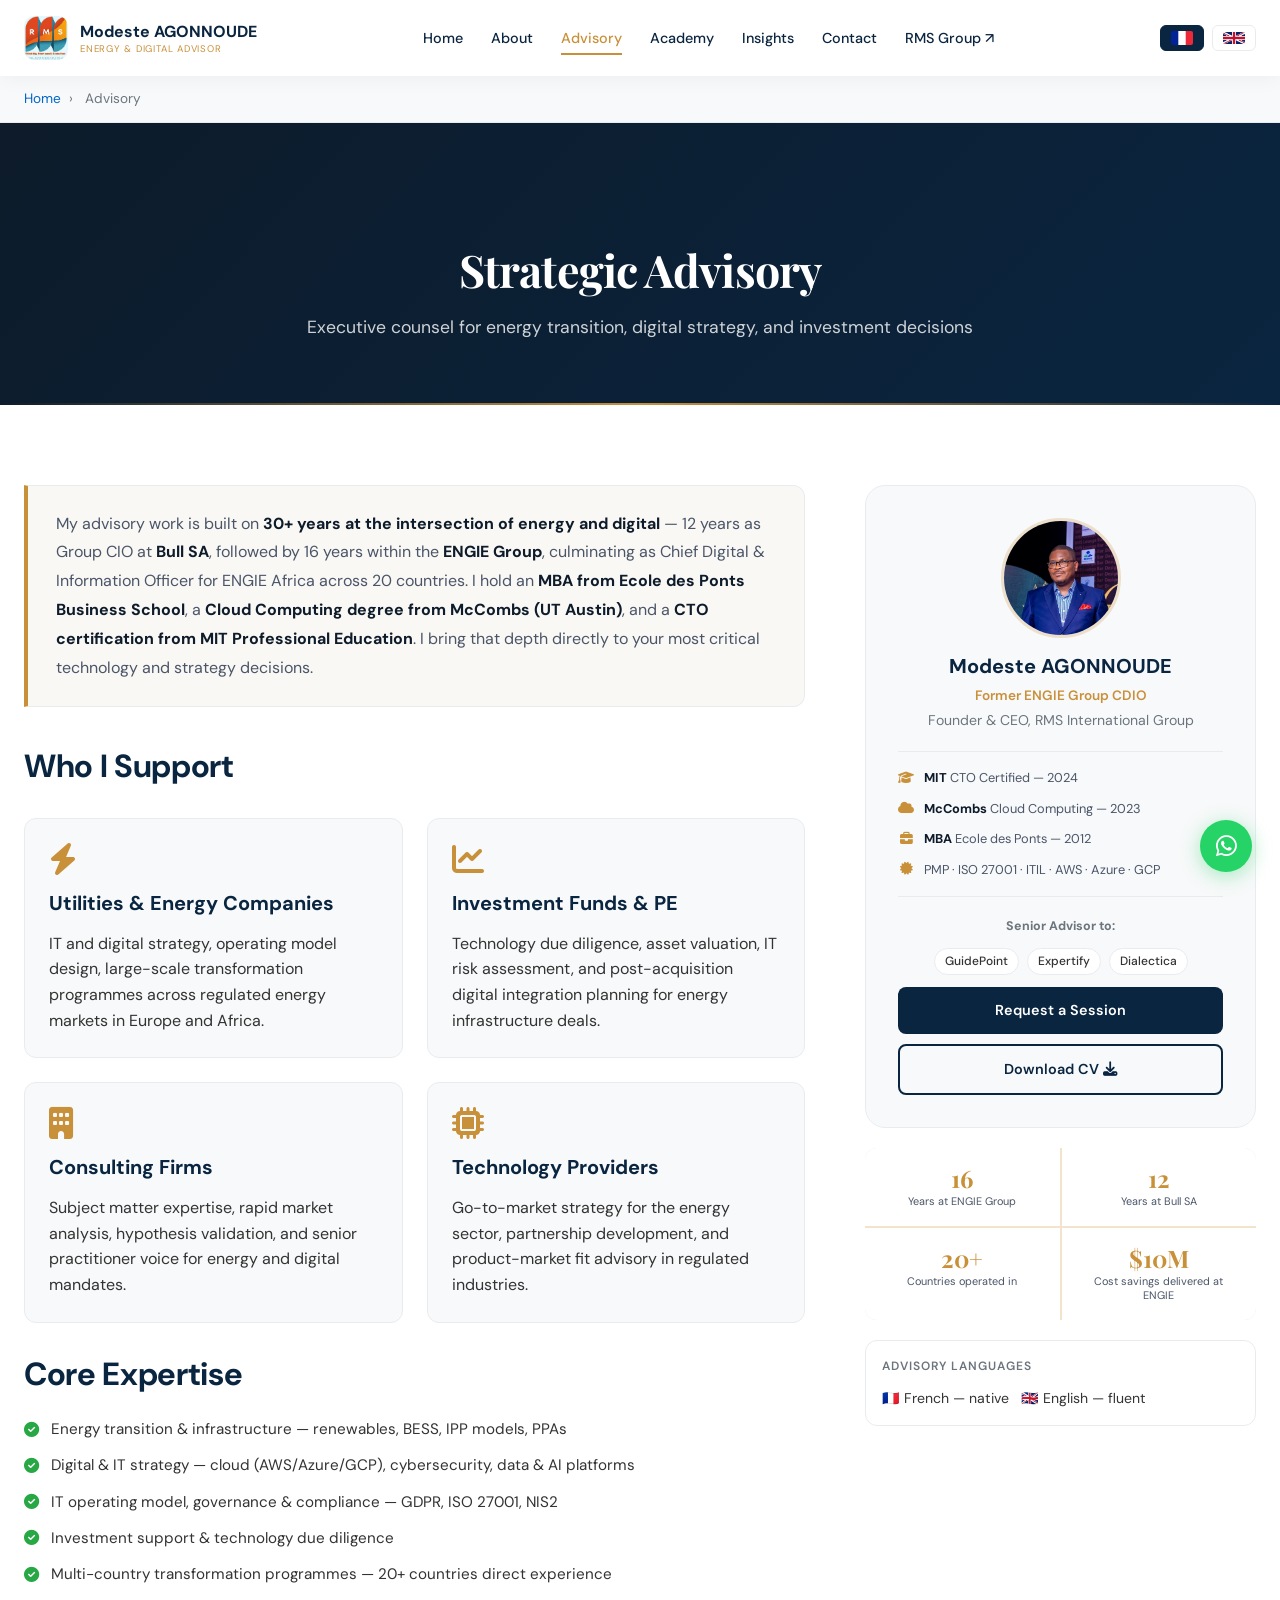
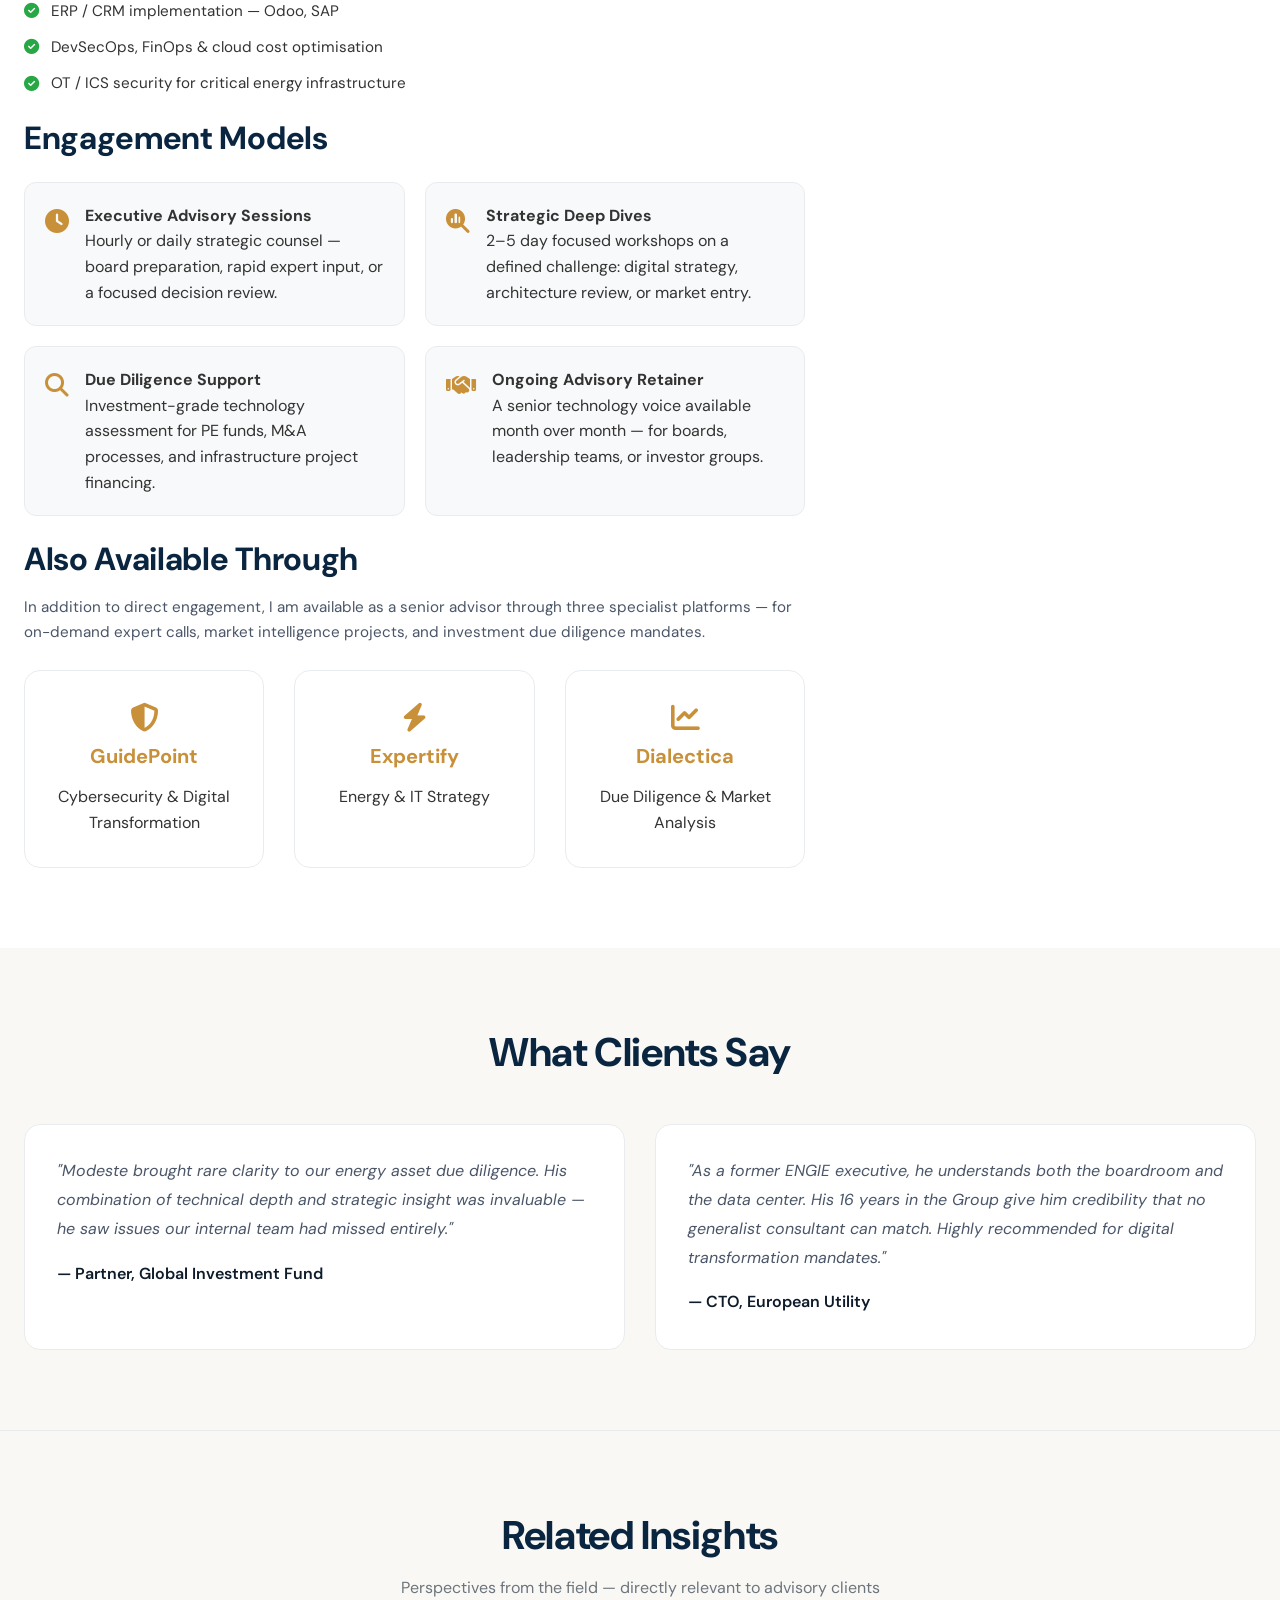
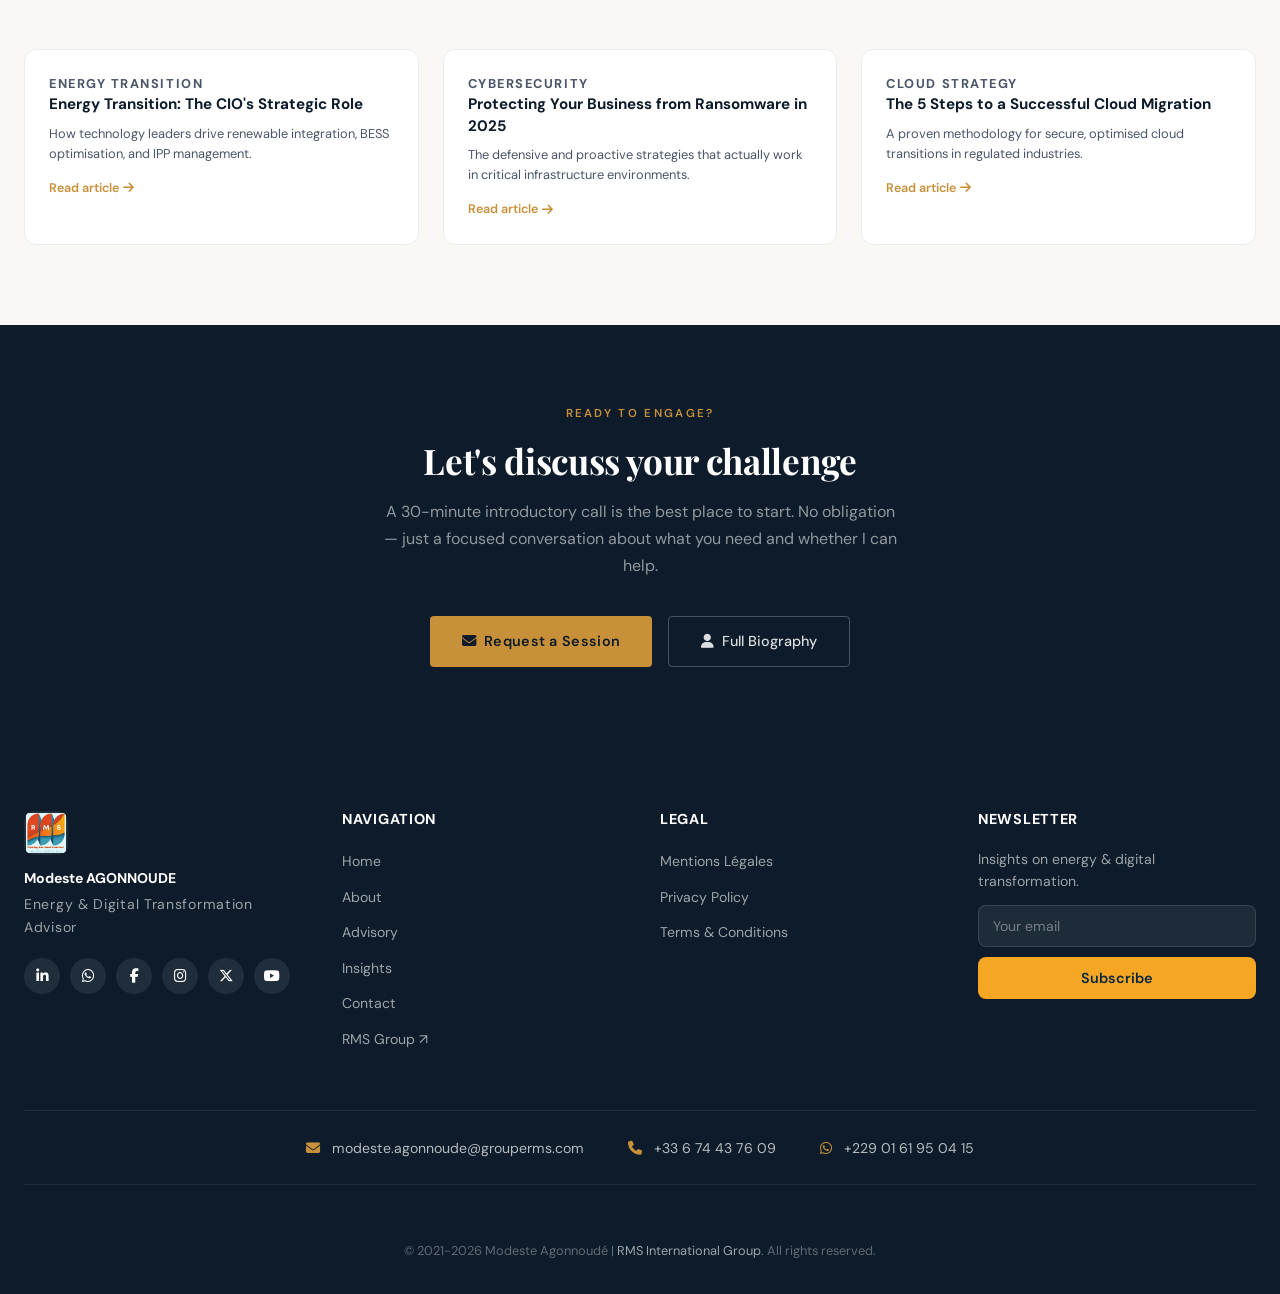
<file: advisory.html>
<!DOCTYPE html>
<html lang="en">
<head>
    <!-- Google tag (gtag.js) -->
    <script async src="https://www.googletagmanager.com/gtag/js?id=G-18H5SEGC8K"></script>
    <script>
    window.dataLayer = window.dataLayer || [];
    function gtag(){dataLayer.push(arguments);}
    gtag('js', new Date());

    gtag('config', 'G-18H5SEGC8K');
    </script>
    <meta charset="UTF-8">
    <meta name="viewport" content="width=device-width, initial-scale=1.0">
    <title>Strategic Advisory — Modeste AGONNOUDE | Former ENGIE CDIO</title>
    <meta name="description" content="Executive advisory for utilities, investors, and consulting firms. 30+ years experience — 12 at Bull SA, 16 at ENGIE Group. Energy transition, digital strategy, due diligence.">
    <meta name="keywords" content="Strategic Advisory, Energy Transition, Due Diligence, IT Strategy, Utilities, Investment Funds, ENGIE CDIO, Bull SA, MIT CTO">
    <meta name="author" content="Modeste Agonnoudé">
    <meta name="robots" content="index, follow">
    <meta name="version" content="2.1.0">
    <meta name="last-updated" content="2026-04-03">
    <meta http-equiv="X-Content-Type-Options" content="nosniff">
    <meta http-equiv="X-Frame-Options" content="DENY">
    <meta http-equiv="X-XSS-Protection" content="1; mode=block">
    <meta http-equiv="Referrer-Policy" content="strict-origin-when-cross-origin">
    <link rel="canonical" href="https://ceo.grouperms.com/advisory.html">
    <meta property="og:title" content="Strategic Advisory — Modeste AGONNOUDE | Former ENGIE CDIO">
    <meta property="og:description" content="Executive advisory for utilities, investors, and consulting firms. 12 years at Bull, 16 years at ENGIE. MIT CTO certified.">
    <meta property="og:image" content="https://ceo.grouperms.com/images/Modeste_AGONNOUDE.jpg">
    <meta property="og:url" content="https://ceo.grouperms.com/advisory.html">
    <meta property="og:type" content="website">
    <link href="https://fonts.googleapis.com/css2?family=Playfair+Display:wght@700;800&family=DM+Sans:wght@300;400;500;600&display=swap" rel="stylesheet">
    <link rel="stylesheet" href="https://cdnjs.cloudflare.com/ajax/libs/font-awesome/6.4.0/css/all.min.css">
    <link rel="stylesheet" href="css/styles.css">
    <link rel="icon" href="/favicon.ico">

    <style>
        /* ── Advisory page specific styles ── */

        /* Credential strip under sidebar card */
        .credential-strip {
            display: flex;
            flex-direction: column;
            gap: 10px;
            margin: 20px 0;
            padding: 16px 0;
            border-top: 1px solid var(--border);
            border-bottom: 1px solid var(--border);
        }
        .credential-item {
            display: flex;
            align-items: center;
            gap: 10px;
            font-size: 0.8rem;
            color: var(--mid);
        }
        .credential-item i {
            color: var(--gold);
            width: 16px;
            flex-shrink: 0;
        }
        .credential-item strong { color: var(--ink); }

        /* Figures grid */
        .advisory-figures {
            margin-top: 20px;
            display: grid;
            grid-template-columns: 1fr 1fr;
            gap: 2px;
            background: var(--line);
            border-radius: 12px;
            overflow: hidden;
        }
        .figure-item {
            background: var(--white);
            padding: 18px 16px;
            text-align: center;
            display: flex;
            flex-direction: column;
            gap: 4px;
        }
        .figure-num {
            font-family: 'Playfair Display', serif;
            font-size: 1.5rem;
            font-weight: 700;
            color: var(--gold);
            line-height: 1;
        }
        .figure-lbl { font-size: 0.68rem; color: var(--mid); line-height: 1.3; }

        /* Advisor card image */
        .advisor-card img {
            width: 120px;
            height: 120px;
            border-radius: 50%;
            object-fit: cover;
            object-position: top;
            margin: 0 auto 16px;
            display: block;
            border: 3px solid var(--line);
        }
        .advisor-card p { font-size: 0.88rem; color: var(--gray); line-height: 1.5; }
        .advisor-card .btn { display: block; width: 100%; margin-top: 10px; text-align: center; }

        /* Intro narrative box */
        .advisory-intro-box {
            background: var(--cream);
            border: 1px solid var(--border);
            border-left: 4px solid var(--gold);
            border-radius: 0 12px 12px 0;
            padding: 24px 28px;
            margin-bottom: 40px;
            font-size: 1rem;
            line-height: 1.8;
            color: var(--mid);
        }
        .advisory-intro-box strong { color: var(--ink); }

        /* Related insights */
        .related-insights {
            background: var(--cream);
            padding: 80px 0;
            border-top: 1px solid var(--border);
        }
        .related-grid {
            display: grid;
            grid-template-columns: repeat(3, 1fr);
            gap: 24px;
            margin-top: 32px;
        }
        .related-card {
            background: var(--white);
            border: 1px solid var(--border);
            border-radius: 12px;
            padding: 24px;
            transition: transform 0.3s, box-shadow 0.3s;
            text-decoration: none;
            display: block;
        }
        .related-card:hover {
            transform: translateY(-4px);
            box-shadow: 0 12px 32px rgba(0,0,0,0.08);
            border-color: var(--gold);
        }
        .related-tag {
            font-size: 0.68rem;
            font-weight: 700;
            letter-spacing: 0.12em;
            text-transform: uppercase;
            color: var(--gold);
            margin-bottom: 10px;
        }
        .related-card h3 {
            font-size: 0.95rem;
            color: var(--ink);
            line-height: 1.4;
            margin-bottom: 8px;
        }
        .related-card p {
            font-size: 0.8rem;
            color: var(--mid);
            line-height: 1.6;
            margin: 0;
        }
        .related-arrow {
            display: inline-flex;
            align-items: center;
            gap: 4px;
            font-size: 0.78rem;
            font-weight: 600;
            color: var(--gold);
            margin-top: 14px;
        }

        /* Advisor logos */
        .advisor-logos {
            display: flex;
            justify-content: center;
            gap: 8px;
            margin: 12px 0;
            flex-wrap: wrap;
        }
        .advisor-logos span {
            background: var(--white);
            border: 1px solid var(--border);
            padding: 3px 10px;
            border-radius: 20px;
            font-size: 0.75rem;
            font-weight: 500;
        }

        @media (max-width: 1024px) {
            .related-grid { grid-template-columns: 1fr 1fr; }
        }
        @media (max-width: 768px) {
            .related-grid { grid-template-columns: 1fr; }
            .advisory-figures { grid-template-columns: 1fr 1fr; }
        }
    </style>
</head>
<body>

<header></header>

<main>

    <!-- Breadcrumb -->
    <div class="breadcrumbs">
        <div class="container">
            <nav aria-label="Breadcrumb">
                <ol itemscope itemtype="https://schema.org/BreadcrumbList">
                    <li itemprop="itemListElement" itemscope itemtype="https://schema.org/ListItem">
                        <a href="index.html" itemprop="item"><span itemprop="name">Home</span></a>
                        <meta itemprop="position" content="1">
                    </li>
                    <li itemprop="itemListElement" itemscope itemtype="https://schema.org/ListItem">
                        <span itemprop="name">Advisory</span>
                        <meta itemprop="position" content="2">
                    </li>
                </ol>
            </nav>
        </div>
    </div>

    <!-- Page Header -->
    <section class="page-header advisory-header">
        <div class="container">
            <h1>Strategic Advisory</h1>
            <p>Executive counsel for energy transition, digital strategy, and investment decisions</p>
        </div>
    </section>

    <!-- Main Content -->
    <section class="advisory-content">
        <div class="container">
            <div class="advisory-grid">

                <!-- ── Left: Main content ── -->
                <div class="advisory-main">

                    <!-- Narrative intro -->
                    <div class="advisory-intro-box">
                        My advisory work is built on <strong>30+ years at the intersection of energy and digital</strong> —
                        12 years as Group CIO at <strong>Bull SA</strong>, followed by 16 years within the
                        <strong>ENGIE Group</strong>, culminating as Chief Digital &amp; Information Officer
                        for ENGIE Africa across 20 countries. I hold an
                        <strong>MBA from Ecole des Ponts Business School</strong>,
                        a <strong>Cloud Computing degree from McCombs (UT Austin)</strong>, and a
                        <strong>CTO certification from MIT Professional Education</strong>.
                        I bring that depth directly to your most critical technology and strategy decisions.
                    </div>

                    <!-- Who I support -->
                    <h2>Who I Support</h2>
                    <div class="expertise-grid">
                        <div class="expertise-card">
                            <i class="fas fa-bolt"></i>
                            <h3>Utilities &amp; Energy Companies</h3>
                            <p>IT and digital strategy, operating model design, large-scale transformation programmes across regulated energy markets in Europe and Africa.</p>
                        </div>
                        <div class="expertise-card">
                            <i class="fas fa-chart-line"></i>
                            <h3>Investment Funds &amp; PE</h3>
                            <p>Technology due diligence, asset valuation, IT risk assessment, and post-acquisition digital integration planning for energy infrastructure deals.</p>
                        </div>
                        <div class="expertise-card">
                            <i class="fas fa-building"></i>
                            <h3>Consulting Firms</h3>
                            <p>Subject matter expertise, rapid market analysis, hypothesis validation, and senior practitioner voice for energy and digital mandates.</p>
                        </div>
                        <div class="expertise-card">
                            <i class="fas fa-microchip"></i>
                            <h3>Technology Providers</h3>
                            <p>Go-to-market strategy for the energy sector, partnership development, and product-market fit advisory in regulated industries.</p>
                        </div>
                    </div>

                    <!-- Core expertise -->
                    <h2>Core Expertise</h2>
                    <ul class="expertise-list">
                        <li><i class="fas fa-check-circle"></i> Energy transition &amp; infrastructure — renewables, BESS, IPP models, PPAs</li>
                        <li><i class="fas fa-check-circle"></i> Digital &amp; IT strategy — cloud (AWS/Azure/GCP), cybersecurity, data &amp; AI platforms</li>
                        <li><i class="fas fa-check-circle"></i> IT operating model, governance &amp; compliance — GDPR, ISO 27001, NIS2</li>
                        <li><i class="fas fa-check-circle"></i> Investment support &amp; technology due diligence</li>
                        <li><i class="fas fa-check-circle"></i> Multi-country transformation programmes — 20+ countries direct experience</li>
                        <li><i class="fas fa-check-circle"></i> ERP / CRM implementation — Odoo, SAP</li>
                        <li><i class="fas fa-check-circle"></i> DevSecOps, FinOps &amp; cloud cost optimisation</li>
                        <li><i class="fas fa-check-circle"></i> OT / ICS security for critical energy infrastructure</li>
                    </ul>

                    <!-- Engagement models -->
                    <h2>Engagement Models</h2>
                    <div class="engagement-models">
                        <div class="model">
                            <span class="model-icon"><i class="fas fa-clock"></i></span>
                            <div>
                                <strong>Executive Advisory Sessions</strong>
                                <p>Hourly or daily strategic counsel — board preparation, rapid expert input, or a focused decision review.</p>
                            </div>
                        </div>
                        <div class="model">
                            <span class="model-icon"><i class="fas fa-magnifying-glass-chart"></i></span>
                            <div>
                                <strong>Strategic Deep Dives</strong>
                                <p>2–5 day focused workshops on a defined challenge: digital strategy, architecture review, or market entry.</p>
                            </div>
                        </div>
                        <div class="model">
                            <span class="model-icon"><i class="fas fa-search"></i></span>
                            <div>
                                <strong>Due Diligence Support</strong>
                                <p>Investment-grade technology assessment for PE funds, M&amp;A processes, and infrastructure project financing.</p>
                            </div>
                        </div>
                        <div class="model">
                            <span class="model-icon"><i class="fas fa-handshake"></i></span>
                            <div>
                                <strong>Ongoing Advisory Retainer</strong>
                                <p>A senior technology voice available month over month — for boards, leadership teams, or investor groups.</p>
                            </div>
                        </div>
                    </div>

                    <!-- Platform advisory note -->
                    <h2>Also Available Through</h2>
                    <p style="color:var(--mid); font-size:0.95rem; line-height:1.7; margin-bottom:24px;">
                        In addition to direct engagement, I am available as a senior advisor through three specialist platforms — for on-demand expert calls, market intelligence projects, and investment due diligence mandates.
                    </p>
                    <div class="roles-grid" style="margin-top:0;">
                        <div class="role-card">
                            <i class="fas fa-shield-alt" style="font-size:1.8rem; color:var(--gold); margin-bottom:12px;"></i>
                            <h3>GuidePoint</h3>
                            <p>Cybersecurity &amp; Digital Transformation</p>
                        </div>
                        <div class="role-card">
                            <i class="fas fa-bolt" style="font-size:1.8rem; color:var(--gold); margin-bottom:12px;"></i>
                            <h3>Expertify</h3>
                            <p>Energy &amp; IT Strategy</p>
                        </div>
                        <div class="role-card">
                            <i class="fas fa-chart-line" style="font-size:1.8rem; color:var(--gold); margin-bottom:12px;"></i>
                            <h3>Dialectica</h3>
                            <p>Due Diligence &amp; Market Analysis</p>
                        </div>
                    </div>

                </div>

                <!-- ── Right: Sidebar ── -->
                <div class="advisory-sidebar">
                    <div class="advisor-card">
                        <img src="images/Modeste_AGONNOUDE.jpg" alt="Modeste Agonnoudé">
                        <h3>Modeste AGONNOUDE</h3>
                        <p style="color:var(--gold); font-weight:600; font-size:0.85rem; margin-bottom:4px;">Former ENGIE Group CDIO</p>
                        <p>Founder &amp; CEO, RMS International Group</p>

                        <!-- Credentials -->
                        <div class="credential-strip">
                            <div class="credential-item">
                                <i class="fas fa-graduation-cap"></i>
                                <span><strong>MIT</strong> CTO Certified — 2024</span>
                            </div>
                            <div class="credential-item">
                                <i class="fas fa-cloud"></i>
                                <span><strong>McCombs</strong> Cloud Computing — 2023</span>
                            </div>
                            <div class="credential-item">
                                <i class="fas fa-briefcase"></i>
                                <span><strong>MBA</strong> Ecole des Ponts — 2012</span>
                            </div>
                            <div class="credential-item">
                                <i class="fas fa-certificate"></i>
                                <span>PMP · ISO 27001 · ITIL · AWS · Azure · GCP</span>
                            </div>
                        </div>

                        <p style="font-size:0.78rem; color:var(--gray); margin-bottom:8px;"><strong>Senior Advisor to:</strong></p>
                        <div class="advisor-logos">
                            <span>GuidePoint</span>
                            <span>Expertify</span>
                            <span>Dialectica</span>
                        </div>

                        <a href="contact.html" class="btn btn-primary">Request a Session</a>
                        <a href="pdfs/resume-modeste-agonnoude.pdf" class="btn btn-outline" target="_blank">
                            Download CV <i class="fas fa-download"></i>
                        </a>
                    </div>

                    <!-- Key figures -->
                    <div class="advisory-figures">
                        <div class="figure-item">
                            <span class="figure-num">16</span>
                            <span class="figure-lbl">Years at ENGIE Group</span>
                        </div>
                        <div class="figure-item">
                            <span class="figure-num">12</span>
                            <span class="figure-lbl">Years at Bull SA</span>
                        </div>
                        <div class="figure-item">
                            <span class="figure-num">20+</span>
                            <span class="figure-lbl">Countries operated in</span>
                        </div>
                        <div class="figure-item">
                            <span class="figure-num">$10M</span>
                            <span class="figure-lbl">Cost savings delivered at ENGIE</span>
                        </div>
                    </div>

                    <!-- Languages -->
                    <div style="margin-top:20px; padding:16px; background:var(--white); border:1px solid var(--border); border-radius:12px;">
                        <p style="font-size:0.75rem; color:var(--gray); margin-bottom:10px; font-weight:600; text-transform:uppercase; letter-spacing:0.08em;">Advisory languages</p>
                        <div style="display:flex; gap:12px;">
                            <span style="font-size:0.88rem;">🇫🇷 French — native</span>
                            <span style="font-size:0.88rem;">🇬🇧 English — fluent</span>
                        </div>
                    </div>
                </div>

            </div>
        </div>
    </section>

    <!-- Testimonials -->
    <section class="testimonials">
        <div class="container">
            <div class="section-title">
                <h2>What Clients Say</h2>
            </div>
            <div class="testimonial-grid">
                <div class="testimonial-card">
                    <p>"Modeste brought rare clarity to our energy asset due diligence. His combination of technical depth and strategic insight was invaluable — he saw issues our internal team had missed entirely."</p>
                    <span>— Partner, Global Investment Fund</span>
                </div>
                <div class="testimonial-card">
                    <p>"As a former ENGIE executive, he understands both the boardroom and the data center. His 16 years in the Group give him credibility that no generalist consultant can match. Highly recommended for digital transformation mandates."</p>
                    <span>— CTO, European Utility</span>
                </div>
            </div>
        </div>
    </section>

    <!-- Related Insights -->
    <section class="related-insights">
        <div class="container">
            <div class="section-title">
                <h2>Related Insights</h2>
                <p>Perspectives from the field — directly relevant to advisory clients</p>
            </div>
            <div class="related-grid">
                <a href="articles/energy-transition-cio.html" class="related-card">
                    <p class="related-tag">Energy Transition</p>
                    <h3>Energy Transition: The CIO's Strategic Role</h3>
                    <p>How technology leaders drive renewable integration, BESS optimisation, and IPP management.</p>
                    <span class="related-arrow">Read article <i class="fas fa-arrow-right"></i></span>
                </a>
                <a href="articles/ransomware-2025.html" class="related-card">
                    <p class="related-tag">Cybersecurity</p>
                    <h3>Protecting Your Business from Ransomware in 2025</h3>
                    <p>The defensive and proactive strategies that actually work in critical infrastructure environments.</p>
                    <span class="related-arrow">Read article <i class="fas fa-arrow-right"></i></span>
                </a>
                <a href="articles/cloud-migration-steps.html" class="related-card">
                    <p class="related-tag">Cloud Strategy</p>
                    <h3>The 5 Steps to a Successful Cloud Migration</h3>
                    <p>A proven methodology for secure, optimised cloud transitions in regulated industries.</p>
                    <span class="related-arrow">Read article <i class="fas fa-arrow-right"></i></span>
                </a>
            </div>
        </div>
    </section>

    <!-- CTA -->
    <section style="background: var(--ink); padding: 80px 0; text-align: center;">
        <div class="container">
            <p style="font-size:0.72rem; font-weight:600; letter-spacing:0.2em; text-transform:uppercase; color:var(--gold); margin-bottom:16px;">Ready to engage?</p>
            <h2 style="font-family:'Playfair Display',serif; color:#fff; font-size:2.2rem; margin-bottom:16px;">Let's discuss your challenge</h2>
            <p style="color:rgba(255,255,255,0.55); max-width:520px; margin:0 auto 36px; line-height:1.7;">
                A 30-minute introductory call is the best place to start. No obligation — just a focused conversation about what you need and whether I can help.
            </p>
            <div style="display:flex; gap:16px; justify-content:center; flex-wrap:wrap;">
                <a href="contact.html" class="btn-hero-primary">
                    <i class="fas fa-envelope"></i> Request a Session
                </a>
                <a href="about.html" class="btn-hero-outline">
                    <i class="fas fa-user"></i> Full Biography
                </a>
            </div>
        </div>
    </section>

</main>

<footer></footer>

<script src="js/main.js"></script>
</body>
</html>
</file>
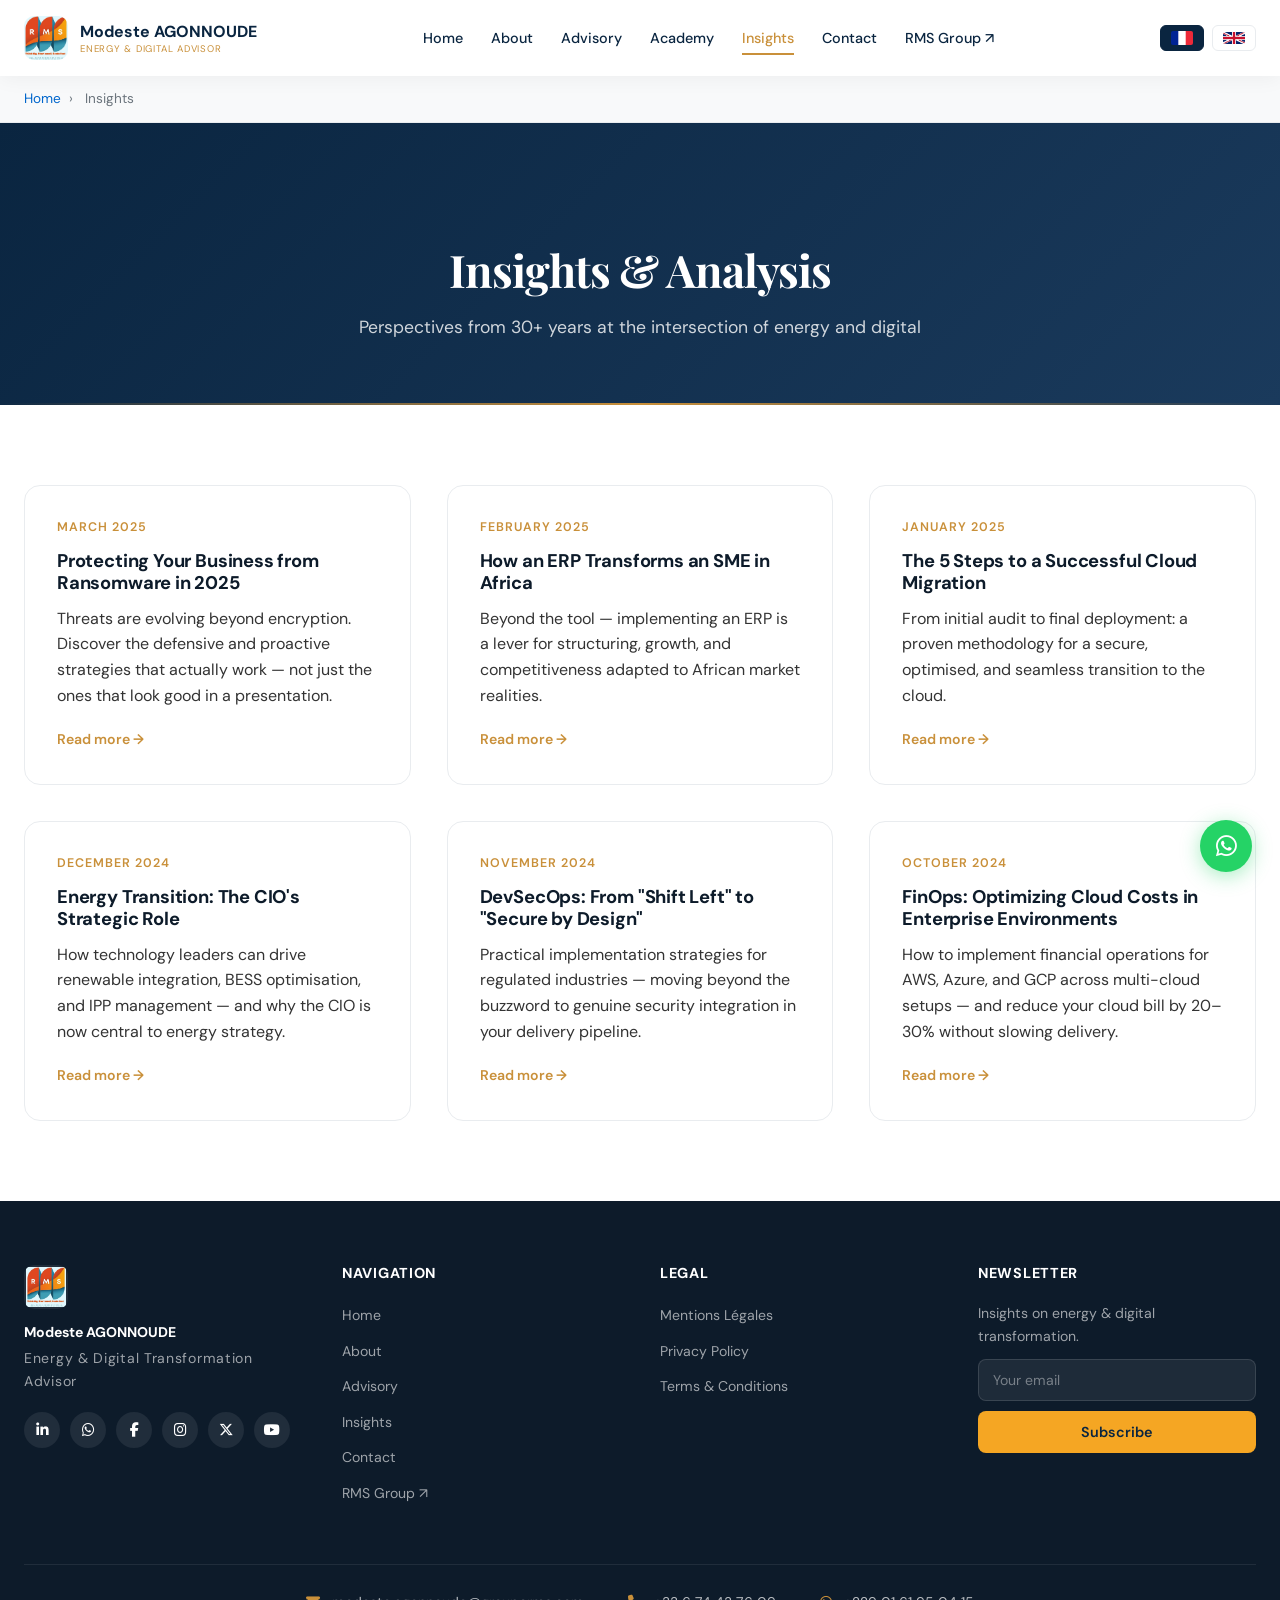
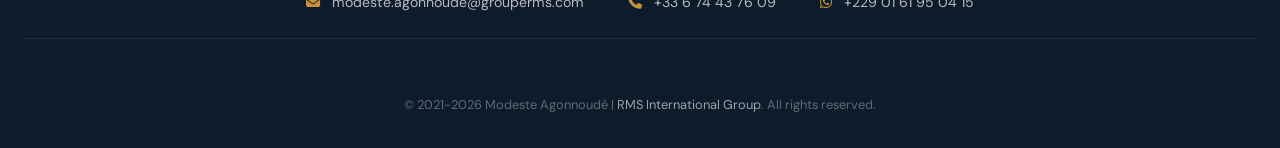
<file: blog.html>
<!DOCTYPE html>
<html lang="en">
<head>
    <!-- Google tag (gtag.js) -->
    <script async src="https://www.googletagmanager.com/gtag/js?id=G-18H5SEGC8K"></script>
    <script>
    window.dataLayer = window.dataLayer || [];
    function gtag(){dataLayer.push(arguments);}
    gtag('js', new Date());

    gtag('config', 'G-18H5SEGC8K');
    </script>
    <meta charset="UTF-8">
    <meta name="viewport" content="width=device-width, initial-scale=1.0">
    <title>Insights - Energy & Digital Transformation | Modeste AGONNOUDE</title>
    <meta name="description" content="Perspectives from 30+ years at the intersection of energy and digital. Articles on ransomware, ERP, cloud migration, and energy transition.">
    <meta name="keywords" content="Blog, Insights, Energy Transition, Digital Transformation, Cybersecurity, Cloud, ERP, Ransomware">
    <meta name="author" content="Modeste Agonnoudé">
    <meta name="robots" content="index, follow">
    <meta name="version" content="2.1.0">
    <meta name="last-updated" content="2026-04-03">
    <meta http-equiv="X-Content-Type-Options" content="nosniff">
    <meta http-equiv="X-Frame-Options" content="DENY">
    <meta http-equiv="X-XSS-Protection" content="1; mode=block">
    <meta http-equiv="Referrer-Policy" content="strict-origin-when-cross-origin">
    <link rel="canonical" href="https://ceo.grouperms.com/blog.html">
    <meta property="og:title" content="Insights &amp; Analysis — Modeste AGONNOUDE">
    <meta property="og:description" content="Perspectives from 30+ years at the intersection of energy and digital transformation.">
    <meta property="og:url" content="https://ceo.grouperms.com/blog.html">
    <meta property="og:type" content="website">
    <link href="https://fonts.googleapis.com/css2?family=Playfair+Display:wght@700;800&family=DM+Sans:wght@300;400;500;600&display=swap" rel="stylesheet">
    <link rel="stylesheet" href="https://cdnjs.cloudflare.com/ajax/libs/font-awesome/6.4.0/css/all.min.css">
    <link rel="stylesheet" href="css/styles.css">
    <link rel="icon" href="/favicon.ico">
    <!-- Google tag (gtag.js) -->
   
</head>
<body>

<header></header>

<main>
    <!-- Breadcrumbs -->
<div class="breadcrumbs">
    <div class="container">
        <nav aria-label="Breadcrumb">
            <ol itemscope itemtype="https://schema.org/BreadcrumbList">
                <li itemprop="itemListElement" itemscope itemtype="https://schema.org/ListItem">
                    <a href="index.html" itemprop="item"><span itemprop="name">Home</span></a>
                    <meta itemprop="position" content="1">
                </li>
                <li itemprop="itemListElement" itemscope itemtype="https://schema.org/ListItem">
                    <span itemprop="name">Insights</span>
                    <meta itemprop="position" content="2">
                </li>
            </ol>
        </nav>
    </div>
</div>
    <section class="page-header blog-header">
        <div class="container">
            <h1>Insights & Analysis</h1>
            <p>Perspectives from 30+ years at the intersection of energy and digital</p>
        </div>
    </section>

    <section class="blog-list">
        <div class="container">
            <div class="blog-grid">
                <article class="blog-card">
                    <div class="blog-date">March 2025</div>
                    <h2>Protecting Your Business from Ransomware in 2025</h2>
                    <p>Threats are evolving beyond encryption. Discover the defensive and proactive strategies that actually work — not just the ones that look good in a presentation.</p>
                    <a href="articles/ransomware-2025.html" class="read-more">Read more →</a>
                </article>
                <article class="blog-card">
                    <div class="blog-date">February 2025</div>
                    <h2>How an ERP Transforms an SME in Africa</h2>
                    <p>Beyond the tool — implementing an ERP is a lever for structuring, growth, and competitiveness adapted to African market realities.</p>
                    <a href="articles/erp-africa-sme.html" class="read-more">Read more →</a>
                </article>
                <article class="blog-card">
                    <div class="blog-date">January 2025</div>
                    <h2>The 5 Steps to a Successful Cloud Migration</h2>
                    <p>From initial audit to final deployment: a proven methodology for a secure, optimised, and seamless transition to the cloud.</p>
                    <a href="articles/cloud-migration-steps.html" class="read-more">Read more →</a>
                </article>
                <article class="blog-card">
                    <div class="blog-date">December 2024</div>
                    <h2>Energy Transition: The CIO's Strategic Role</h2>
                    <p>How technology leaders can drive renewable integration, BESS optimisation, and IPP management — and why the CIO is now central to energy strategy.</p>
                    <a href="articles/energy-transition-cio.html" class="read-more">Read more →</a>
                </article>
                <article class="blog-card">
                    <div class="blog-date">November 2024</div>
                    <h2>DevSecOps: From "Shift Left" to "Secure by Design"</h2>
                    <p>Practical implementation strategies for regulated industries — moving beyond the buzzword to genuine security integration in your delivery pipeline.</p>
                    <a href="articles/devsecops-secure-by-design.html" class="read-more">Read more →</a>
                </article>
                <article class="blog-card">
                    <div class="blog-date">October 2024</div>
                    <h2>FinOps: Optimizing Cloud Costs in Enterprise Environments</h2>
                    <p>How to implement financial operations for AWS, Azure, and GCP across multi-cloud setups — and reduce your cloud bill by 20–30% without slowing delivery.</p>
                    <a href="articles/finops-cloud-costs.html" class="read-more">Read more →</a>
                </article>
            </div>
        </div>
    </section>
</main>

<footer></footer>

<script src="js/main.js"></script>
</body>
</html>
</file>
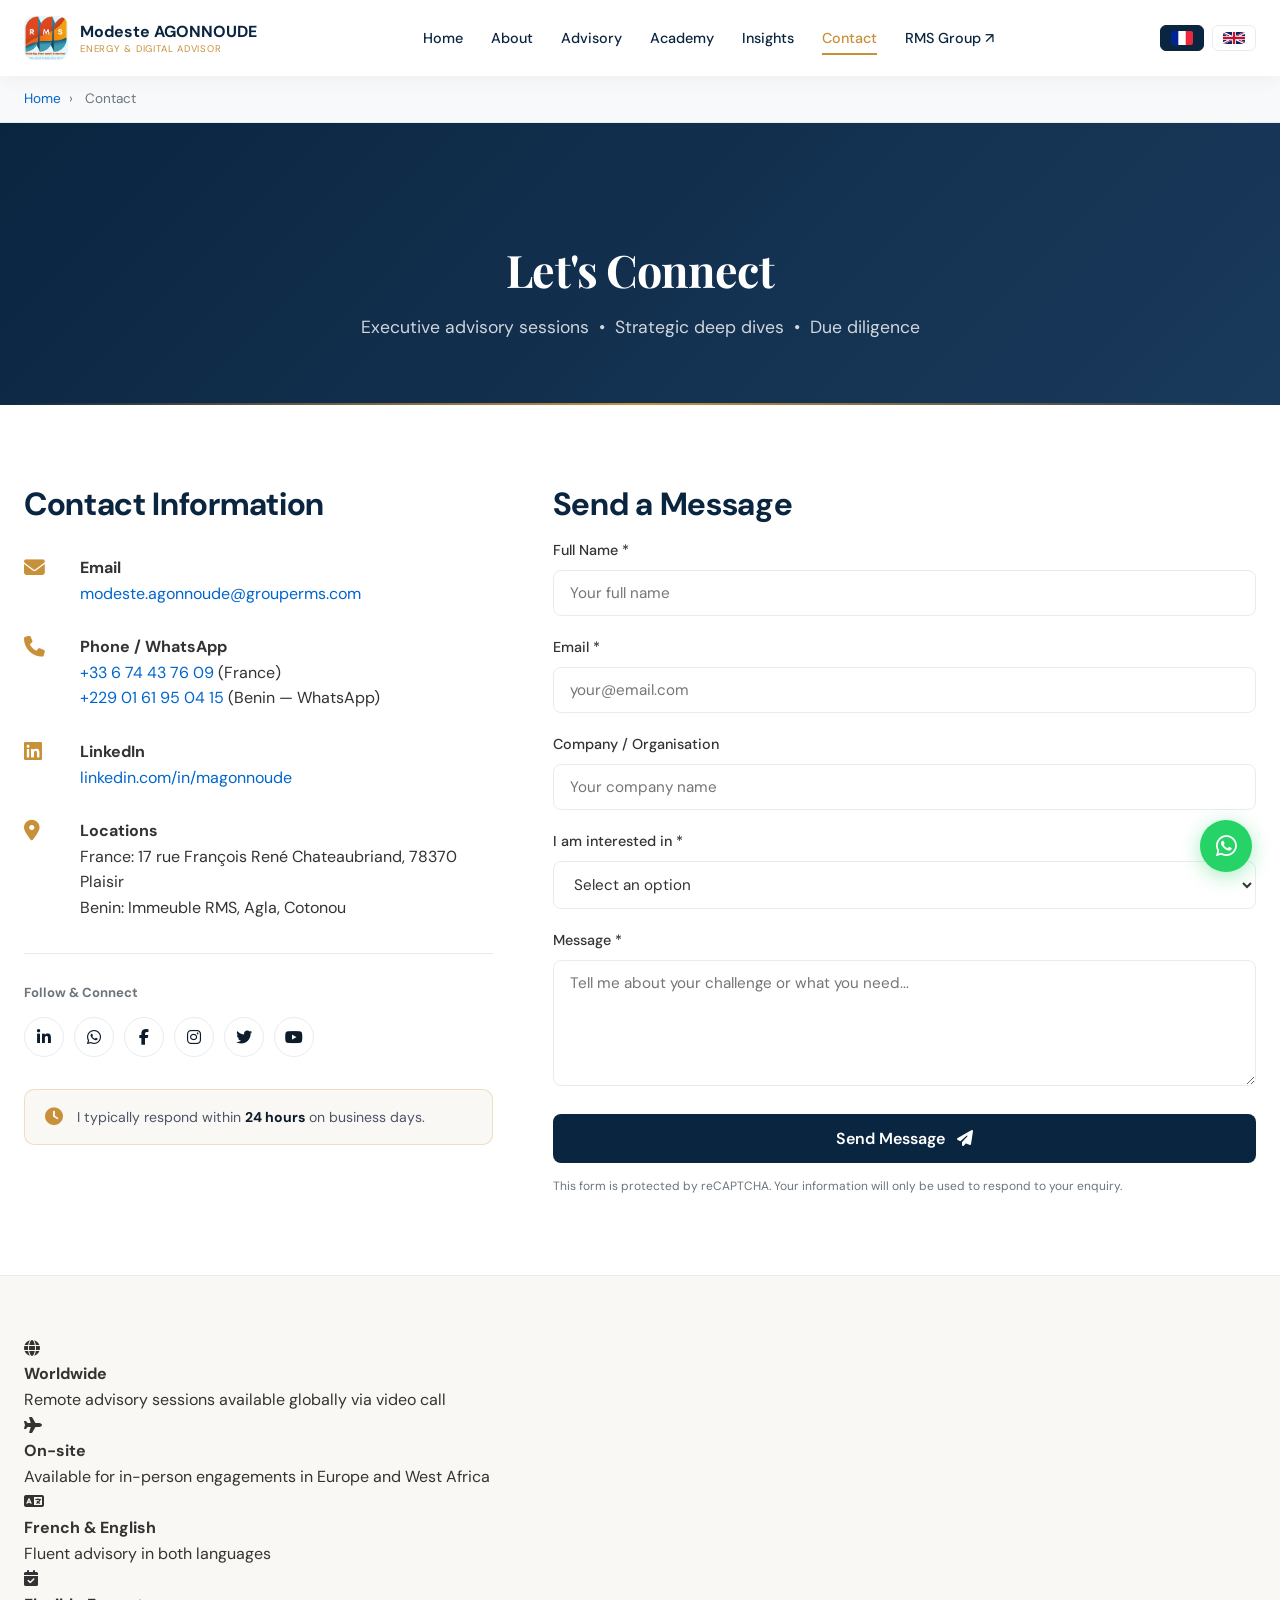
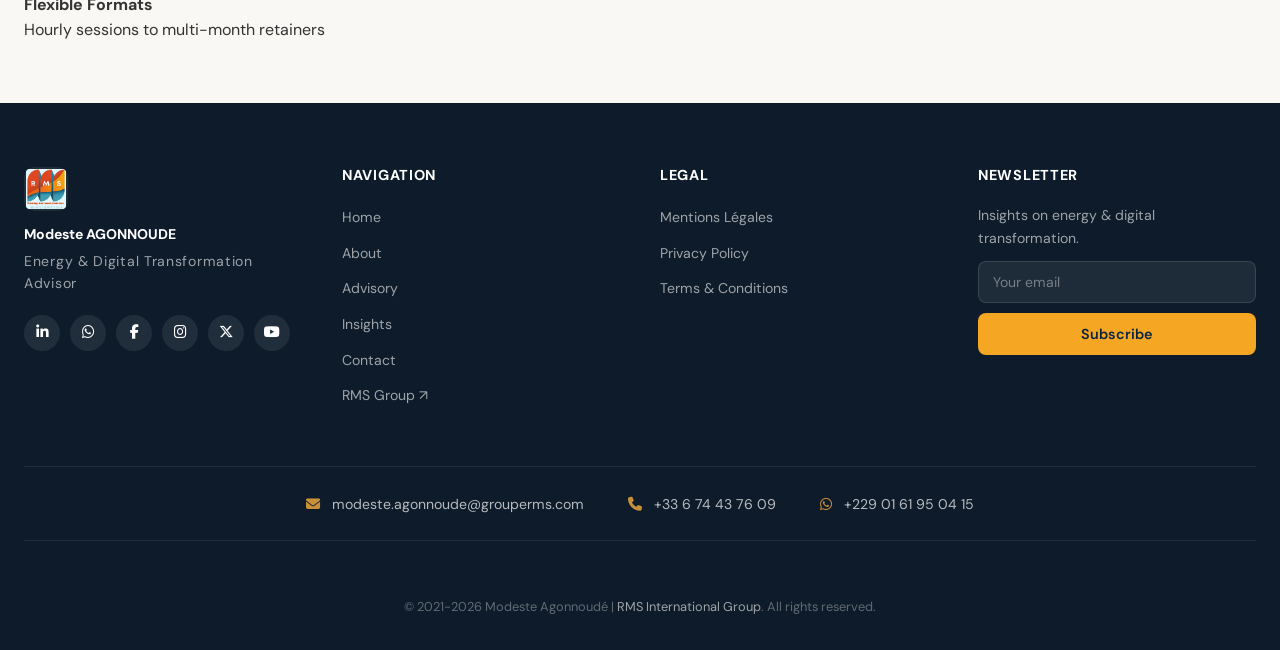
<file: contact.html>
<!DOCTYPE html>
<html lang="en">
<head>
    <meta charset="UTF-8">
    <meta name="viewport" content="width=device-width, initial-scale=1.0">
    <title>Contact Modeste AGONNOUDE — Executive Advisory | Energy &amp; Digital Advisor</title>
    <meta name="description" content="Contact Modeste Agonnoudé for executive advisory sessions, strategic deep dives, or due diligence support. Former ENGIE Group CDIO.">
    <meta name="keywords" content="Contact, Executive Advisory, Due Diligence, Energy Transition, Digital Strategy">
    <meta name="author" content="Modeste Agonnoudé">
    <meta name="robots" content="index, follow">
    <meta name="version" content="2.1.0">
    <meta name="last-updated" content="2026-04-03">
    <meta http-equiv="X-Content-Type-Options" content="nosniff">
    <meta http-equiv="X-Frame-Options" content="DENY">
    <meta http-equiv="X-XSS-Protection" content="1; mode=block">
    <meta http-equiv="Referrer-Policy" content="strict-origin-when-cross-origin">
    <link rel="canonical" href="https://ceo.grouperms.com/contact.html">

    <meta property="og:title" content="Contact Modeste AGONNOUDE — Energy &amp; Digital Advisor">
    <meta property="og:description" content="Request an executive advisory session, strategic deep dive, or due diligence support.">
    <meta property="og:url" content="https://ceo.grouperms.com/contact.html">
    <meta property="og:type" content="website">

    <link href="https://fonts.googleapis.com/css2?family=Playfair+Display:wght@700;800&family=DM+Sans:wght@300;400;500;600&display=swap" rel="stylesheet">
    <link rel="stylesheet" href="https://cdnjs.cloudflare.com/ajax/libs/font-awesome/6.4.0/css/all.min.css">
    <link rel="stylesheet" href="css/styles.css">
    <link rel="icon" href="/favicon.ico">

    <!-- reCAPTCHA v3 -->
    <script src="https://www.google.com/recaptcha/api.js?render=6Lf_9qUsAAAAAAoaid3-4h5kxgtRj2jqzCo2TLYO"></script>

    <!-- Google Analytics -->
    <script async src="https://www.googletagmanager.com/gtag/js?id=G-18H5SEGC8K"></script>
    <script>
        window.dataLayer = window.dataLayer || [];
        function gtag(){dataLayer.push(arguments);}
        gtag('js', new Date());
        gtag('config', 'G-18H5SEGC8K');
    </script>
</head>
<body>

<header></header>

<main>

    <!-- Breadcrumb -->
    <div class="breadcrumbs">
        <div class="container">
            <nav aria-label="Breadcrumb">
                <ol itemscope itemtype="https://schema.org/BreadcrumbList">
                    <li itemprop="itemListElement" itemscope itemtype="https://schema.org/ListItem">
                        <a href="index.html" itemprop="item"><span itemprop="name">Home</span></a>
                        <meta itemprop="position" content="1">
                    </li>
                    <li itemprop="itemListElement" itemscope itemtype="https://schema.org/ListItem">
                        <span itemprop="name">Contact</span>
                        <meta itemprop="position" content="2">
                    </li>
                </ol>
            </nav>
        </div>
    </div>

    <!-- Page Header -->
    <section class="page-header contact-header">
        <div class="container">
            <h1>Let's Connect</h1>
            <p>Executive advisory sessions &nbsp;•&nbsp; Strategic deep dives &nbsp;•&nbsp; Due diligence</p>
        </div>
    </section>

    <!-- Contact Section -->
    <section class="contact-section">
        <div class="container">
            <div class="contact-grid">

                <!-- Left: Contact info -->
                <div class="contact-info">
                    <h2>Contact Information</h2>

                    <div class="contact-detail">
                        <i class="fas fa-envelope"></i>
                        <div>
                            <strong>Email</strong><br>
                            <a href="mailto:modeste.agonnoude@grouperms.com">modeste.agonnoude@grouperms.com</a>
                        </div>
                    </div>

                    <div class="contact-detail">
                        <i class="fas fa-phone"></i>
                        <div>
                            <strong>Phone / WhatsApp</strong><br>
                            <a href="tel:+33674437609">+33 6 74 43 76 09</a> (France)<br>
                            <a href="https://wa.me/2290161950415?text=Hello%20Modeste%2C%20I%20would%20like%20to%20discuss%20an%20advisory%20engagement." target="_blank" rel="noopener">+229 01 61 95 04 15</a> (Benin — WhatsApp)
                        </div>
                    </div>

                    <div class="contact-detail">
                        <i class="fab fa-linkedin"></i>
                        <div>
                            <strong>LinkedIn</strong><br>
                            <a href="https://www.linkedin.com/in/magonnoude/" target="_blank" rel="noopener">linkedin.com/in/magonnoude</a>
                        </div>
                    </div>

                    <div class="contact-detail">
                        <i class="fas fa-map-marker-alt"></i>
                        <div>
                            <strong>Locations</strong><br>
                            France: 17 rue François René Chateaubriand, 78370 Plaisir<br>
                            Benin: Immeuble RMS, Agla, Cotonou
                        </div>
                    </div>

                    <!-- Social media -->
                    <div class="contact-social">
                        <p><strong>Follow &amp; Connect</strong></p>
                        <div class="contact-social-links">
                            <a href="https://www.linkedin.com/in/magonnoude/" target="_blank" rel="noopener" title="LinkedIn">
                                <i class="fab fa-linkedin-in"></i>
                            </a>
                            <a href="https://wa.me/2290161950415?text=Hello%20Modeste%2C%20I%20would%20like%20to%20discuss%20an%20advisory%20engagement." target="_blank" rel="noopener" title="WhatsApp">
                                <i class="fab fa-whatsapp"></i>
                            </a>
                            <a href="https://www.facebook.com/grouperms/" target="_blank" rel="noopener" title="Facebook">
                                <i class="fab fa-facebook-f"></i>
                            </a>
                            <a href="https://www.instagram.com/rms_international_group_sarl/" target="_blank" rel="noopener" title="Instagram">
                                <i class="fab fa-instagram"></i>
                            </a>
                            <a href="https://twitter.com/grouperms" target="_blank" rel="noopener" title="X / Twitter">
                                <i class="fab fa-twitter"></i>
                            </a>
                            <a href="https://www.youtube.com/@grouperms" target="_blank" rel="noopener" title="YouTube">
                                <i class="fab fa-youtube"></i>
                            </a>
                        </div>
                    </div>

                    <!-- Response commitment -->
                    <div class="contact-commitment">
                        <i class="fas fa-clock"></i>
                        <p>I typically respond within <strong>24 hours</strong> on business days.</p>
                    </div>
                </div>

                <!-- Right: Contact form -->
                <div class="contact-form">
                    <h2>Send a Message</h2>
                    <form id="contactForm" novalidate>
                        <div class="form-group">
                            <label for="name">Full Name *</label>
                            <input type="text" id="name" name="name" placeholder="Your full name" required>
                        </div>

                        <div class="form-group">
                            <label for="email">Email *</label>
                            <input type="email" id="email" name="email" placeholder="your@email.com" required>
                        </div>

                        <div class="form-group">
                            <label for="company">Company / Organisation</label>
                            <input type="text" id="company" name="company" placeholder="Your company name">
                        </div>

                        <div class="form-group">
                            <label for="interest">I am interested in *</label>
                            <select id="interest" name="interest" required>
                                <option value="">Select an option</option>
                                <option value="advisory">Executive Advisory Session</option>
                                <option value="due-diligence">Due Diligence Support</option>
                                <option value="deep-dive">Strategic Deep Dive</option>
                                <option value="platform">Digital Platform</option>
                                <option value="academy">Training Program</option>
                                <option value="speaking">Speaking Engagement</option>
                                <option value="other">Other</option>
                            </select>
                        </div>

                        <div class="form-group">
                            <label for="message">Message *</label>
                            <textarea id="message" name="message" rows="5" placeholder="Tell me about your challenge or what you need..." required></textarea>
                        </div>

                        <input type="hidden" id="recaptchaToken" name="recaptcha_token">

                        <button type="submit" class="btn btn-primary" style="width:100%; font-size:1rem; padding:14px;">
                            Send Message <i class="fas fa-paper-plane" style="margin-left:8px;"></i>
                        </button>

                        <div id="formStatus" class="form-status" style="display:none;"></div>

                        <p style="font-size:0.75rem; color:var(--gray); margin-top:14px; line-height:1.5;">
                            This form is protected by reCAPTCHA. Your information will only be used to respond to your enquiry.
                        </p>
                    </form>
                </div>

            </div>
        </div>
    </section>

    <!-- Availability note -->
    <section style="background: var(--cream); padding: 60px 0; border-top: 1px solid var(--border);">
        <div class="container">
            <div class="availability-grid">
                <div class="availability-item">
                    <i class="fas fa-globe"></i>
                    <div>
                        <strong>Worldwide</strong>
                        <p>Remote advisory sessions available globally via video call</p>
                    </div>
                </div>
                <div class="availability-item">
                    <i class="fas fa-plane"></i>
                    <div>
                        <strong>On-site</strong>
                        <p>Available for in-person engagements in Europe and West Africa</p>
                    </div>
                </div>
                <div class="availability-item">
                    <i class="fas fa-language"></i>
                    <div>
                        <strong>French &amp; English</strong>
                        <p>Fluent advisory in both languages</p>
                    </div>
                </div>
                <div class="availability-item">
                    <i class="fas fa-calendar-check"></i>
                    <div>
                        <strong>Flexible Formats</strong>
                        <p>Hourly sessions to multi-month retainers</p>
                    </div>
                </div>
            </div>
        </div>
    </section>

</main>

<footer></footer>

<script src="js/main.js"></script>

<style>
    /* Response commitment box */
    .contact-commitment {
        display: flex;
        align-items: center;
        gap: 14px;
        margin-top: 32px;
        padding: 16px 20px;
        background: var(--cream);
        border: 1px solid var(--line);
        border-radius: 10px;
        font-size: 0.88rem;
        color: var(--mid);
    }

    .contact-commitment i {
        color: var(--gold);
        font-size: 1.1rem;
        flex-shrink: 0;
    }

    .contact-commitment strong {
        color: var(--ink);
    }

    /* Availability strip */
    .availability-grid {
        display: grid;
        grid-template-columns: repeat(4,
</file>
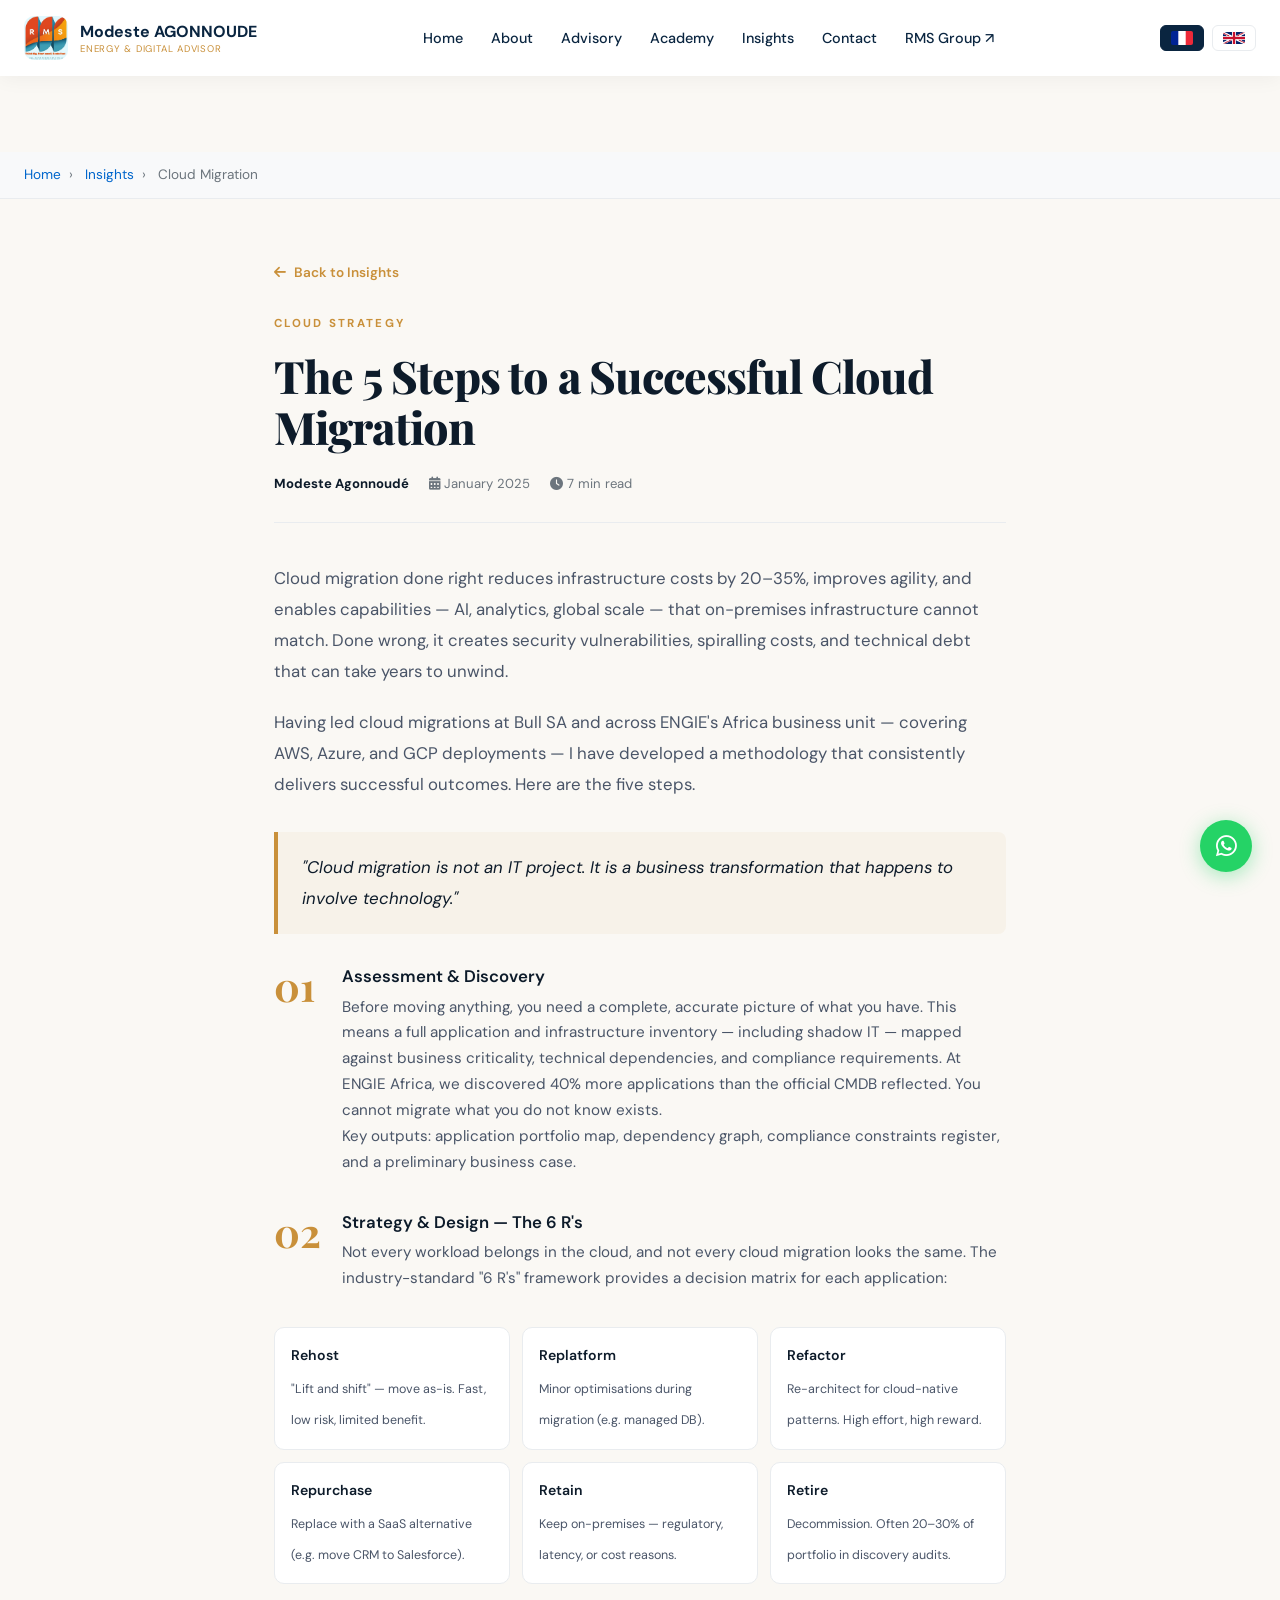
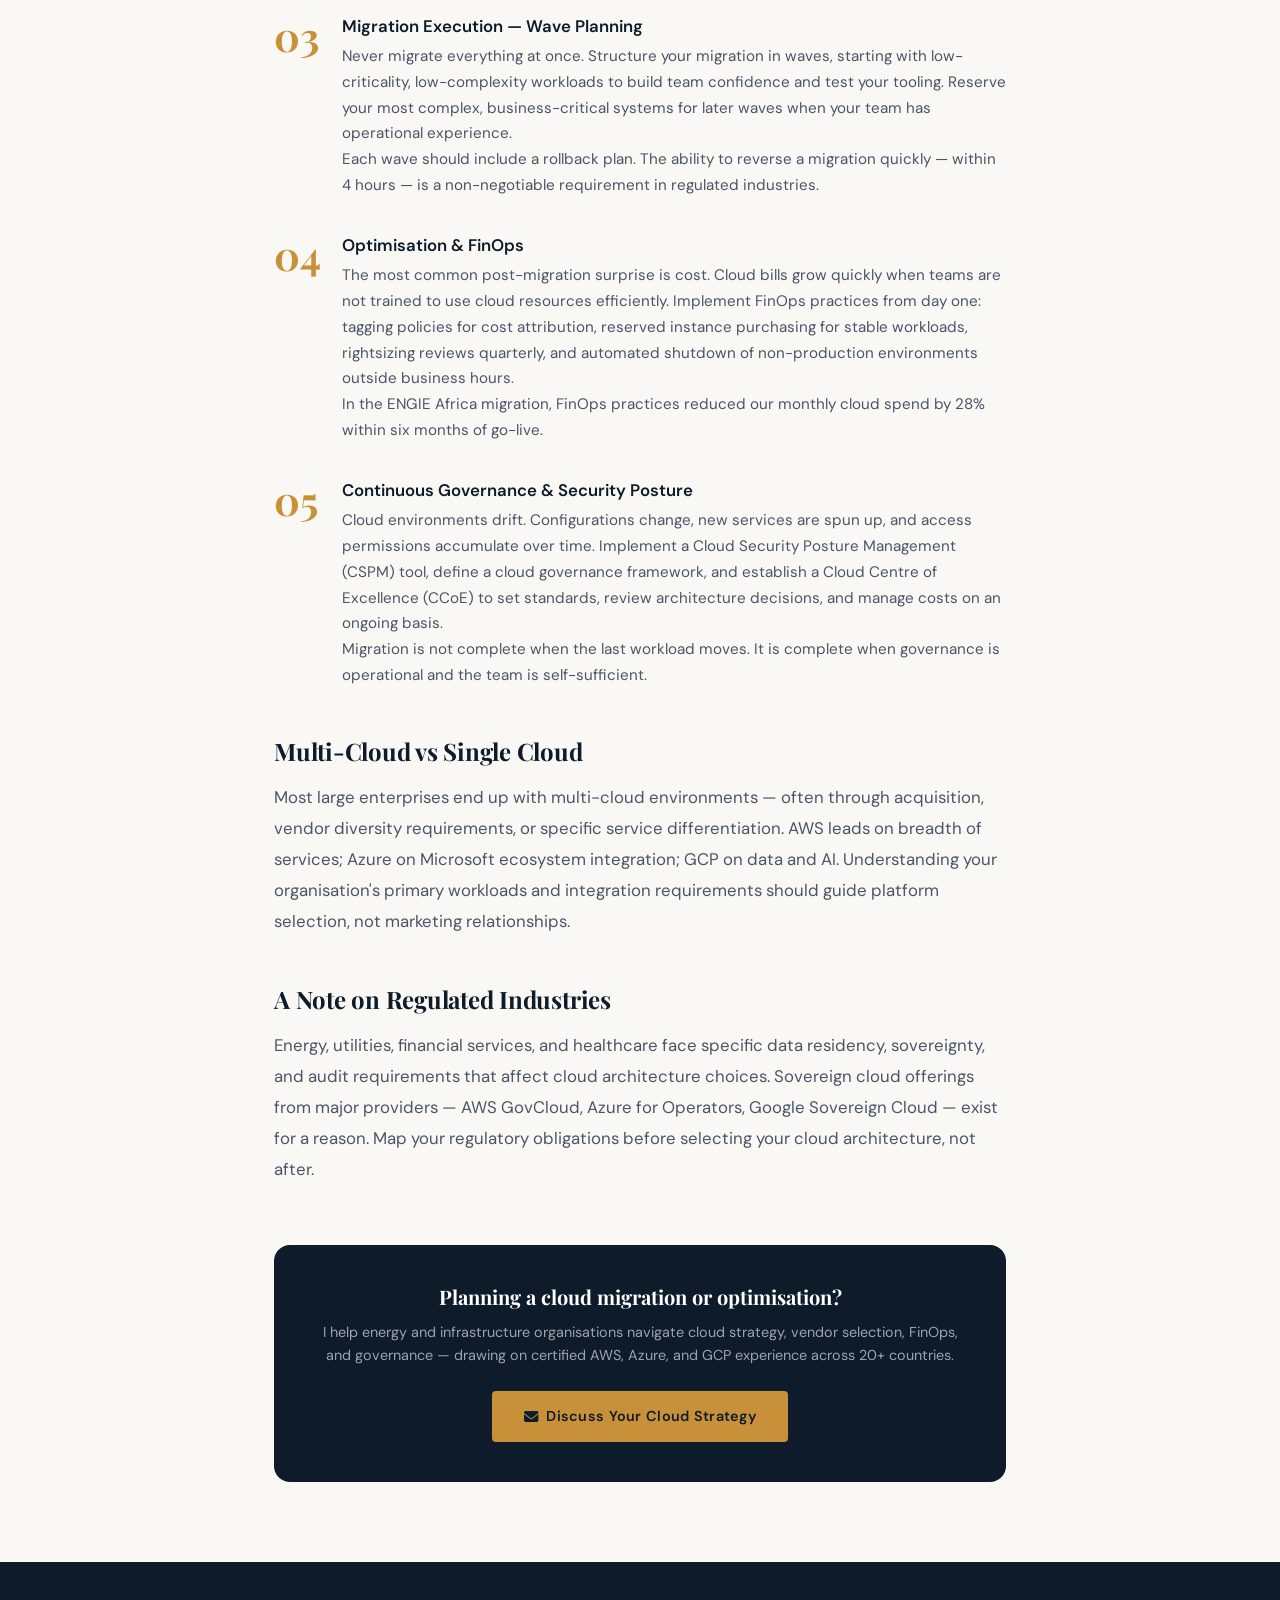
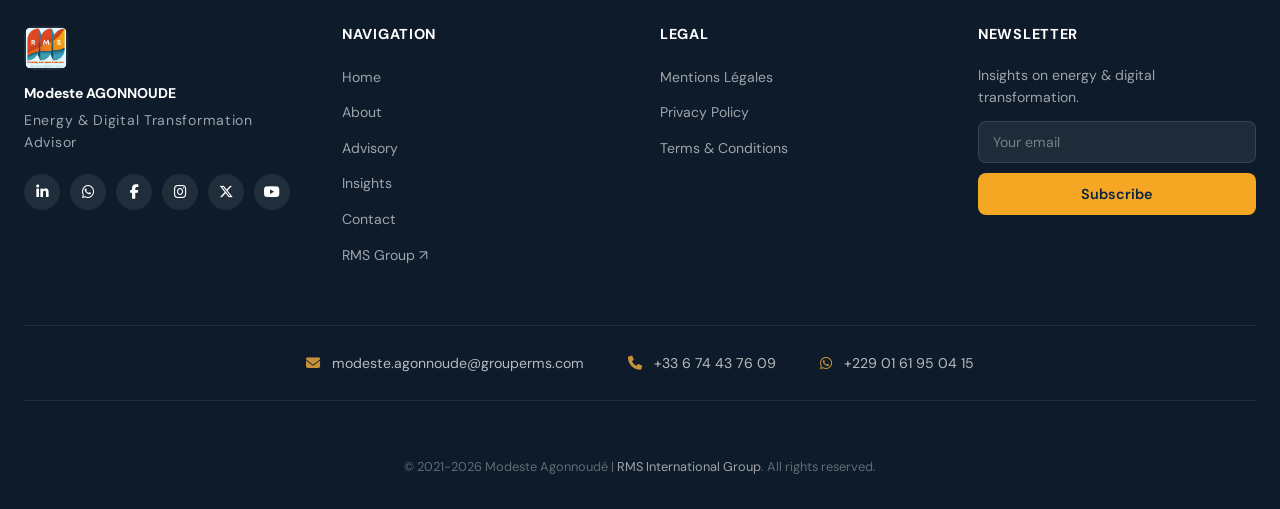
<file: articles/cloud-migration-steps.html>
<!DOCTYPE html>
<html lang="en">
<head>
    <meta charset="UTF-8">
    <meta name="viewport" content="width=device-width, initial-scale=1.0">
    <title>The 5 Steps to a Successful Cloud Migration — Modeste AGONNOUDE</title>
    <meta name="description" content="From initial audit to final deployment: a proven methodology for a secure, optimised, and seamless cloud transition. By former ENGIE CDIO Modeste Agonnoudé.">
    <meta name="keywords" content="Cloud Migration, AWS, Azure, GCP, FinOps, Cloud Strategy, Digital Transformation, Energy">
    <meta name="author" content="Modeste Agonnoudé">
    <meta name="robots" content="index, follow">
    <link rel="canonical" href="https://ceo.grouperms.com/articles/cloud-migration-steps.html">
    <meta property="og:title" content="The 5 Steps to a Successful Cloud Migration">
    <meta property="og:description" content="A proven methodology for a secure, optimised, and seamless cloud transition — from initial audit to final deployment.">
    <meta property="og:url" content="https://ceo.grouperms.com/articles/cloud-migration-steps.html">
    <meta property="og:type" content="article">
    <meta http-equiv="X-Content-Type-Options" content="nosniff">
    <meta http-equiv="X-Frame-Options" content="DENY">
    <meta http-equiv="Referrer-Policy" content="strict-origin-when-cross-origin">
    <link href="https://fonts.googleapis.com/css2?family=Playfair+Display:wght@700;800&family=DM+Sans:wght@300;400;500;600&display=swap" rel="stylesheet">
    <link rel="stylesheet" href="https://cdnjs.cloudflare.com/ajax/libs/font-awesome/6.4.0/css/all.min.css">
    <link rel="stylesheet" href="../css/styles.css">
    <link rel="icon" href="/favicon.ico">
    <script async src="https://www.googletagmanager.com/gtag/js?id=G-483SEQM9JJ"></script>
    <script>window.dataLayer=window.dataLayer||[];function gtag(){dataLayer.push(arguments);}gtag('js',new Date());gtag('config','G-483SEQM9JJ');</script>
    <style>
        .article-container { max-width: 780px; margin: 0 auto; padding: 60px 24px 80px; }
        .article-eyebrow { font-size: 0.72rem; font-weight: 700; letter-spacing: 0.2em; text-transform: uppercase; color: var(--gold); margin-bottom: 16px; }
        .article-title { font-family: 'Playfair Display', serif; font-size: clamp(2rem, 4vw, 2.8rem); font-weight: 800; color: var(--ink); line-height: 1.15; margin-bottom: 20px; }
        .article-meta { display: flex; align-items: center; gap: 20px; font-size: 0.82rem; color: var(--gray); margin-bottom: 40px; padding-bottom: 28px; border-bottom: 1px solid var(--border); flex-wrap: wrap; }
        .article-meta strong { color: var(--ink); }
        .article-body { font-size: 1.05rem; line-height: 1.85; color: var(--mid); }
        .article-body h2 { font-family: 'Playfair Display', serif; font-size: 1.5rem; color: var(--ink); margin: 48px 0 16px; }
        .article-body h3 { font-size: 1.1rem; color: var(--ink); margin: 32px 0 12px; }
        .article-body p { margin-bottom: 20px; }
        .article-body ul, .article-body ol { margin: 0 0 20px 24px; }
        .article-body li { margin-bottom: 10px; }
        .article-body strong { color: var(--ink); font-weight: 600; }
        .article-callout { background: rgba(201,144,58,0.06); border-left: 4px solid var(--gold); padding: 20px 24px; border-radius: 0 8px 8px 0; margin: 32px 0; font-style: italic; color: var(--ink); }
        .step-block { counter-reset: steps; }
        .step { display: flex; gap: 20px; margin-bottom: 36px; }
        .step-num { font-family: 'Playfair Display', serif; font-size: 2.5rem; font-weight: 700; color: var(--gold); line-height: 1; flex-shrink: 0; width: 48px; }
        .step-body h3 { font-size: 1.05rem; color: var(--ink); margin: 0 0 8px; font-weight: 600; }
        .step-body p { font-size: 0.95rem; color: var(--mid); margin: 0; line-height: 1.7; }
        .article-cta { margin-top: 60px; padding: 40px; background: var(--ink); border-radius: 16px; text-align: center; }
        .article-cta h3 { font-family: 'Playfair Display', serif; color: #fff; margin-bottom: 12px; }
        .article-cta p { color: rgba(255,255,255,0.6); font-size: 0.9rem; margin-bottom: 24px; }
        .back-link { display: inline-flex; align-items: center; gap: 8px; font-size: 0.85rem; font-weight: 600; color: var(--gold); margin-bottom: 32px; }
        .back-link:hover { opacity: 0.75; }
        .six-r-grid { display: grid; grid-template-columns: repeat(3, 1fr); gap: 12px; margin: 20px 0 32px; }
        .r-item { background: var(--white); border: 1px solid var(--border); border-radius: 10px; padding: 14px 16px; }
        .r-item strong { display: block; color: var(--ink); font-size: 0.88rem; margin-bottom: 4px; }
        .r-item span { font-size: 0.78rem; color: var(--mid); }
        @media (max-width: 600px) { .six-r-grid { grid-template-columns: 1fr 1fr; } .step { flex-direction: column; gap: 8px; } }
    </style>
</head>
<body>

<header></header>

<main style="padding-top: 76px; background: var(--cream);">

    <div class="breadcrumbs">
        <div class="container">
            <nav aria-label="Breadcrumb">
                <ol itemscope itemtype="https://schema.org/BreadcrumbList">
                    <li itemprop="itemListElement" itemscope itemtype="https://schema.org/ListItem">
                        <a href="../index.html" itemprop="item"><span itemprop="name">Home</span></a>
                        <meta itemprop="position" content="1">
                    </li>
                    <li itemprop="itemListElement" itemscope itemtype="https://schema.org/ListItem">
                        <a href="../blog.html" itemprop="item"><span itemprop="name">Insights</span></a>
                        <meta itemprop="position" content="2">
                    </li>
                    <li itemprop="itemListElement" itemscope itemtype="https://schema.org/ListItem">
                        <span itemprop="name">Cloud Migration</span>
                        <meta itemprop="position" content="3">
                    </li>
                </ol>
            </nav>
        </div>
    </div>

    <div class="container">
        <article class="article-container">
            <a href="../blog.html" class="back-link"><i class="fas fa-arrow-left"></i> Back to Insights</a>
            <p class="article-eyebrow">Cloud Strategy</p>
            <h1 class="article-title">The 5 Steps to a Successful Cloud Migration</h1>
            <div class="article-meta">
                <span><strong>Modeste Agonnoudé</strong></span>
                <span><i class="fas fa-calendar-alt"></i> January 2025</span>
                <span><i class="fas fa-clock"></i> 7 min read</span>
            </div>

            <div class="article-body">
                <p>Cloud migration done right reduces infrastructure costs by 20–35%, improves agility, and enables capabilities — AI, analytics, global scale — that on-premises infrastructure cannot match. Done wrong, it creates security vulnerabilities, spiralling costs, and technical debt that can take years to unwind.</p>
                <p>Having led cloud migrations at Bull SA and across ENGIE's Africa business unit — covering AWS, Azure, and GCP deployments — I have developed a methodology that consistently delivers successful outcomes. Here are the five steps.</p>

                <div class="article-callout">
                    "Cloud migration is not an IT project. It is a business transformation that happens to involve technology."
                </div>

                <div class="step-block">
                    <div class="step">
                        <div class="step-num">01</div>
                        <div class="step-body">
                            <h3>Assessment &amp; Discovery</h3>
                            <p>Before moving anything, you need a complete, accurate picture of what you have. This means a full application and infrastructure inventory — including shadow IT — mapped against business criticality, technical dependencies, and compliance requirements. At ENGIE Africa, we discovered 40% more applications than the official CMDB reflected. You cannot migrate what you do not know exists.</p>
                            <p>Key outputs: application portfolio map, dependency graph, compliance constraints register, and a preliminary business case.</p>
                        </div>
                    </div>
                    <div class="step">
                        <div class="step-num">02</div>
                        <div class="step-body">
                            <h3>Strategy &amp; Design — The 6 R's</h3>
                            <p>Not every workload belongs in the cloud, and not every cloud migration looks the same. The industry-standard "6 R's" framework provides a decision matrix for each application:</p>
                        </div>
                    </div>
                </div>

                <div class="six-r-grid">
                    <div class="r-item"><strong>Rehost</strong><span>"Lift and shift" — move as-is. Fast, low risk, limited benefit.</span></div>
                    <div class="r-item"><strong>Replatform</strong><span>Minor optimisations during migration (e.g. managed DB).</span></div>
                    <div class="r-item"><strong>Refactor</strong><span>Re-architect for cloud-native patterns. High effort, high reward.</span></div>
                    <div class="r-item"><strong>Repurchase</strong><span>Replace with a SaaS alternative (e.g. move CRM to Salesforce).</span></div>
                    <div class="r-item"><strong>Retain</strong><span>Keep on-premises — regulatory, latency, or cost reasons.</span></div>
                    <div class="r-item"><strong>Retire</strong><span>Decommission. Often 20–30% of portfolio in discovery audits.</span></div>
                </div>

                <div class="step-block">
                    <div class="step">
                        <div class="step-num">03</div>
                        <div class="step-body">
                            <h3>Migration Execution — Wave Planning</h3>
                            <p>Never migrate everything at once. Structure your migration in waves, starting with low-criticality, low-complexity workloads to build team confidence and test your tooling. Reserve your most complex, business-critical systems for later waves when your team has operational experience.</p>
                            <p>Each wave should include a rollback plan. The ability to reverse a migration quickly — within 4 hours — is a non-negotiable requirement in regulated industries.</p>
                        </div>
                    </div>
                    <div class="step">
                        <div class="step-num">04</div>
                        <div class="step-body">
                            <h3>Optimisation &amp; FinOps</h3>
                            <p>The most common post-migration surprise is cost. Cloud bills grow quickly when teams are not trained to use cloud resources efficiently. Implement FinOps practices from day one: tagging policies for cost attribution, reserved instance purchasing for stable workloads, rightsizing reviews quarterly, and automated shutdown of non-production environments outside business hours.</p>
                            <p>In the ENGIE Africa migration, FinOps practices reduced our monthly cloud spend by 28% within six months of go-live.</p>
                        </div>
                    </div>
                    <div class="step">
                        <div class="step-num">05</div>
                        <div class="step-body">
                            <h3>Continuous Governance &amp; Security Posture</h3>
                            <p>Cloud environments drift. Configurations change, new services are spun up, and access permissions accumulate over time. Implement a Cloud Security Posture Management (CSPM) tool, define a cloud governance framework, and establish a Cloud Centre of Excellence (CCoE) to set standards, review architecture decisions, and manage costs on an ongoing basis.</p>
                            <p>Migration is not complete when the last workload moves. It is complete when governance is operational and the team is self-sufficient.</p>
                        </div>
                    </div>
                </div>

                <h2>Multi-Cloud vs Single Cloud</h2>
                <p>Most large enterprises end up with multi-cloud environments — often through acquisition, vendor diversity requirements, or specific service differentiation. AWS leads on breadth of services; Azure on Microsoft ecosystem integration; GCP on data and AI. Understanding your organisation's primary workloads and integration requirements should guide platform selection, not marketing relationships.</p>

                <h2>A Note on Regulated Industries</h2>
                <p>Energy, utilities, financial services, and healthcare face specific data residency, sovereignty, and audit requirements that affect cloud architecture choices. Sovereign cloud offerings from major providers — AWS GovCloud, Azure for Operators, Google Sovereign Cloud — exist for a reason. Map your regulatory obligations before selecting your cloud architecture, not after.</p>
            </div>

            <div class="article-cta">
                <h3>Planning a cloud migration or optimisation?</h3>
                <p>I help energy and infrastructure organisations navigate cloud strategy, vendor selection, FinOps, and governance — drawing on certified AWS, Azure, and GCP experience across 20+ countries.</p>
                <a href="../contact.html" class="btn-hero-primary"><i class="fas fa-envelope"></i> Discuss Your Cloud Strategy</a>
            </div>
        </article>
    </div>

</main>

<footer></footer>
<script src="../js/main.js"></script>
</body>
</html>
</file>
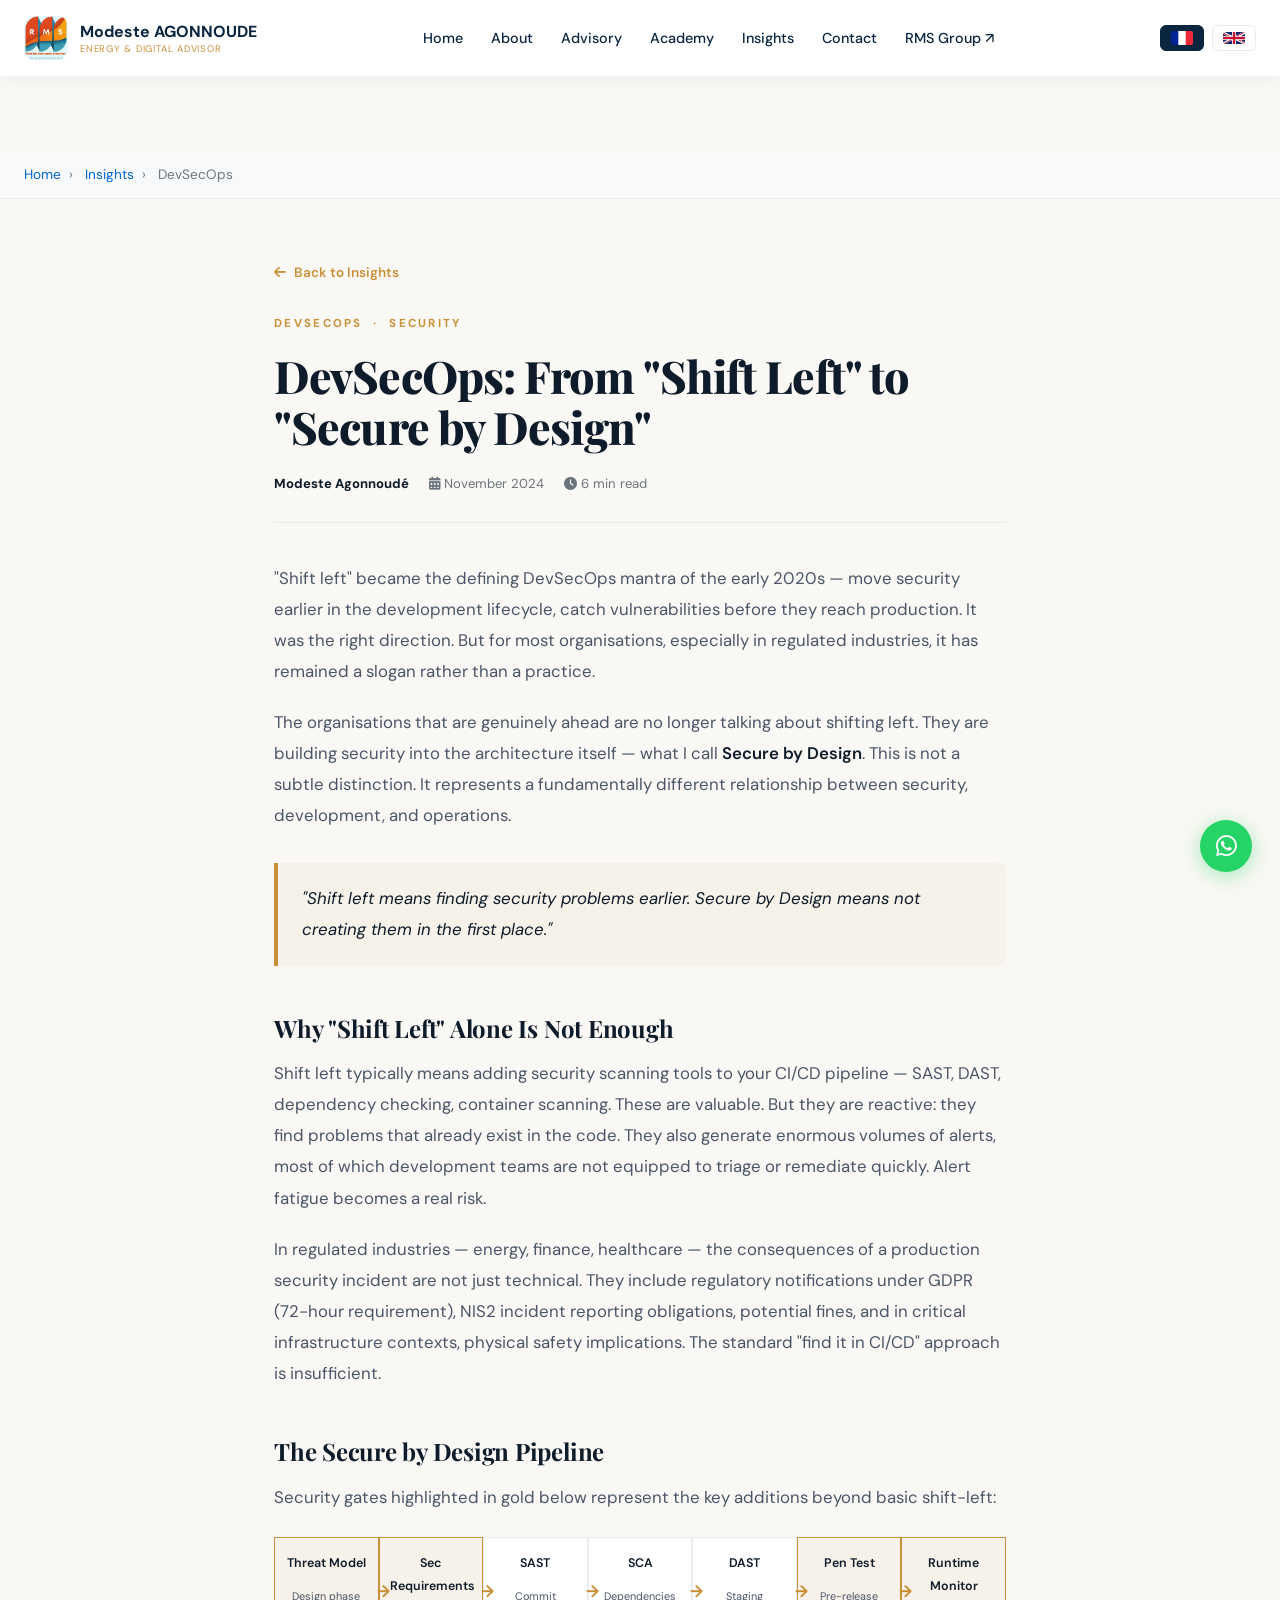
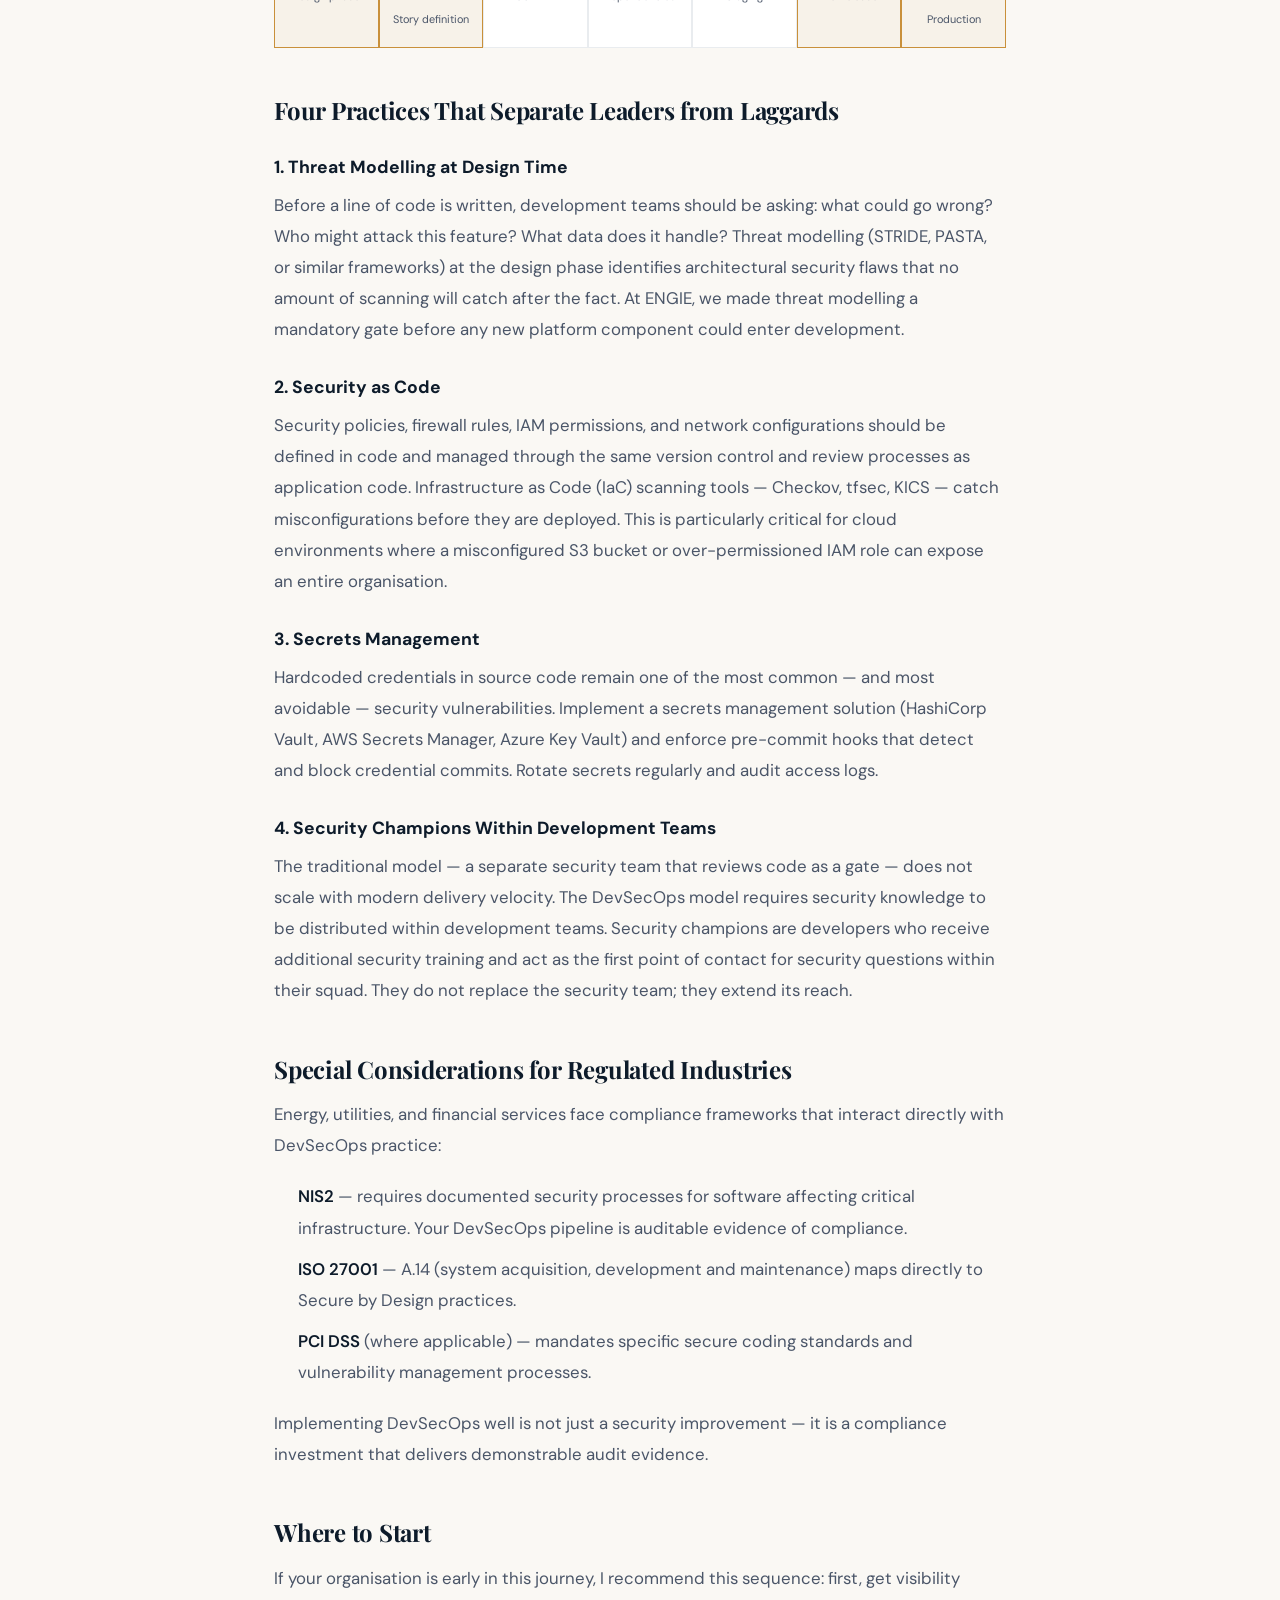
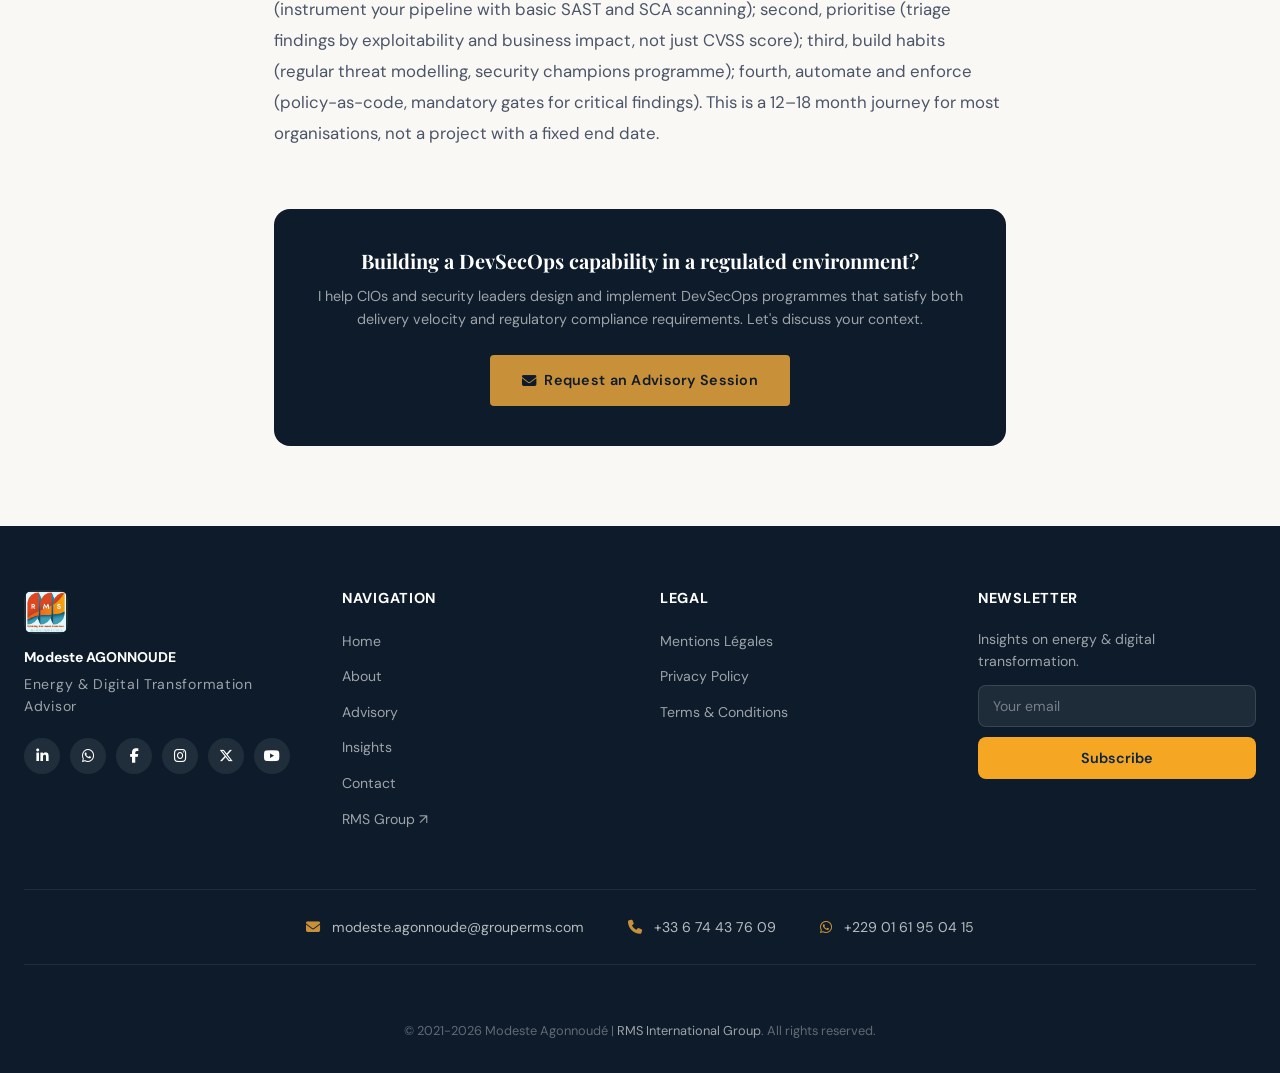
<file: articles/devsecops-secure-by-design.html>
<!DOCTYPE html>
<html lang="en">
<head>
    <meta charset="UTF-8">
    <meta name="viewport" content="width=device-width, initial-scale=1.0">
    <title>DevSecOps: From "Shift Left" to "Secure by Design" — Modeste AGONNOUDE</title>
    <meta name="description" content="Practical DevSecOps implementation strategies for regulated industries. Moving beyond shift-left to building security into every layer of your delivery pipeline.">
    <meta name="keywords" content="DevSecOps, Shift Left, Secure by Design, CI/CD, Security, ENGIE, Regulated Industries, ISO 27001">
    <meta name="author" content="Modeste Agonnoudé">
    <meta name="robots" content="index, follow">
    <link rel="canonical" href="https://ceo.grouperms.com/articles/devsecops-secure-by-design.html">
    <meta property="og:title" content="DevSecOps: From 'Shift Left' to 'Secure by Design'">
    <meta property="og:description" content="Practical implementation strategies for regulated industries — moving beyond the buzzword to real security integration.">
    <meta property="og:url" content="https://ceo.grouperms.com/articles/devsecops-secure-by-design.html">
    <meta property="og:type" content="article">
    <meta http-equiv="X-Content-Type-Options" content="nosniff">
    <meta http-equiv="X-Frame-Options" content="DENY">
    <meta http-equiv="Referrer-Policy" content="strict-origin-when-cross-origin">
    <link href="https://fonts.googleapis.com/css2?family=Playfair+Display:wght@700;800&family=DM+Sans:wght@300;400;500;600&display=swap" rel="stylesheet">
    <link rel="stylesheet" href="https://cdnjs.cloudflare.com/ajax/libs/font-awesome/6.4.0/css/all.min.css">
    <link rel="stylesheet" href="../css/styles.css">
    <link rel="icon" href="/favicon.ico">
    <script async src="https://www.googletagmanager.com/gtag/js?id=G-483SEQM9JJ"></script>
    <script>window.dataLayer=window.dataLayer||[];function gtag(){dataLayer.push(arguments);}gtag('js',new Date());gtag('config','G-483SEQM9JJ');</script>
    <style>
        .article-container { max-width: 780px; margin: 0 auto; padding: 60px 24px 80px; }
        .article-eyebrow { font-size: 0.72rem; font-weight: 700; letter-spacing: 0.2em; text-transform: uppercase; color: var(--gold); margin-bottom: 16px; }
        .article-title { font-family: 'Playfair Display', serif; font-size: clamp(2rem, 4vw, 2.8rem); font-weight: 800; color: var(--ink); line-height: 1.15; margin-bottom: 20px; }
        .article-meta { display: flex; align-items: center; gap: 20px; font-size: 0.82rem; color: var(--gray); margin-bottom: 40px; padding-bottom: 28px; border-bottom: 1px solid var(--border); flex-wrap: wrap; }
        .article-meta strong { color: var(--ink); }
        .article-body { font-size: 1.05rem; line-height: 1.85; color: var(--mid); }
        .article-body h2 { font-family: 'Playfair Display', serif; font-size: 1.5rem; color: var(--ink); margin: 48px 0 16px; }
        .article-body h3 { font-size: 1.1rem; color: var(--ink); margin: 32px 0 12px; }
        .article-body p { margin-bottom: 20px; }
        .article-body ul { margin: 0 0 20px 24px; }
        .article-body li { margin-bottom: 10px; }
        .article-body strong { color: var(--ink); font-weight: 600; }
        .article-callout { background: rgba(201,144,58,0.06); border-left: 4px solid var(--gold); padding: 20px 24px; border-radius: 0 8px 8px 0; margin: 32px 0; font-style: italic; color: var(--ink); }
        .article-cta { margin-top: 60px; padding: 40px; background: var(--ink); border-radius: 16px; text-align: center; }
        .article-cta h3 { font-family: 'Playfair Display', serif; color: #fff; margin-bottom: 12px; }
        .article-cta p { color: rgba(255,255,255,0.6); font-size: 0.9rem; margin-bottom: 24px; }
        .back-link { display: inline-flex; align-items: center; gap: 8px; font-size: 0.85rem; font-weight: 600; color: var(--gold); margin-bottom: 32px; }
        .back-link:hover { opacity: 0.75; }
        .pipeline-row { display: flex; gap: 0; margin: 24px 0 36px; overflow-x: auto; }
        .pipeline-step { flex: 1; min-width: 90px; background: var(--white); border: 1px solid var(--border); padding: 14px 10px; text-align: center; position: relative; }
        .pipeline-step:not(:last-child)::after { content: '→'; position: absolute; right: -12px; top: 50%; transform: translateY(-50%); color: var(--gold); font-weight: 700; z-index: 1; }
        .pipeline-step strong { display: block; font-size: 0.78rem; color: var(--ink); margin-bottom: 4px; }
        .pipeline-step span { font-size: 0.68rem; color: var(--mid); }
        .pipeline-step.security { background: rgba(201,144,58,0.06); border-color: var(--gold); }
    </style>
</head>
<body>

<header></header>

<main style="padding-top: 76px; background: var(--cream);">

    <div class="breadcrumbs">
        <div class="container">
            <nav aria-label="Breadcrumb">
                <ol itemscope itemtype="https://schema.org/BreadcrumbList">
                    <li itemprop="itemListElement" itemscope itemtype="https://schema.org/ListItem">
                        <a href="../index.html" itemprop="item"><span itemprop="name">Home</span></a>
                        <meta itemprop="position" content="1">
                    </li>
                    <li itemprop="itemListElement" itemscope itemtype="https://schema.org/ListItem">
                        <a href="../blog.html" itemprop="item"><span itemprop="name">Insights</span></a>
                        <meta itemprop="position" content="2">
                    </li>
                    <li itemprop="itemListElement" itemscope itemtype="https://schema.org/ListItem">
                        <span itemprop="name">DevSecOps</span>
                        <meta itemprop="position" content="3">
                    </li>
                </ol>
            </nav>
        </div>
    </div>

    <div class="container">
        <article class="article-container">
            <a href="../blog.html" class="back-link"><i class="fas fa-arrow-left"></i> Back to Insights</a>
            <p class="article-eyebrow">DevSecOps &nbsp;·&nbsp; Security</p>
            <h1 class="article-title">DevSecOps: From "Shift Left" to "Secure by Design"</h1>
            <div class="article-meta">
                <span><strong>Modeste Agonnoudé</strong></span>
                <span><i class="fas fa-calendar-alt"></i> November 2024</span>
                <span><i class="fas fa-clock"></i> 6 min read</span>
            </div>

            <div class="article-body">
                <p>"Shift left" became the defining DevSecOps mantra of the early 2020s — move security earlier in the development lifecycle, catch vulnerabilities before they reach production. It was the right direction. But for most organisations, especially in regulated industries, it has remained a slogan rather than a practice.</p>
                <p>The organisations that are genuinely ahead are no longer talking about shifting left. They are building security into the architecture itself — what I call <strong>Secure by Design</strong>. This is not a subtle distinction. It represents a fundamentally different relationship between security, development, and operations.</p>

                <div class="article-callout">
                    "Shift left means finding security problems earlier. Secure by Design means not creating them in the first place."
                </div>

                <h2>Why "Shift Left" Alone Is Not Enough</h2>
                <p>Shift left typically means adding security scanning tools to your CI/CD pipeline — SAST, DAST, dependency checking, container scanning. These are valuable. But they are reactive: they find problems that already exist in the code. They also generate enormous volumes of alerts, most of which development teams are not equipped to triage or remediate quickly. Alert fatigue becomes a real risk.</p>
                <p>In regulated industries — energy, finance, healthcare — the consequences of a production security incident are not just technical. They include regulatory notifications under GDPR (72-hour requirement), NIS2 incident reporting obligations, potential fines, and in critical infrastructure contexts, physical safety implications. The standard "find it in CI/CD" approach is insufficient.</p>

                <h2>The Secure by Design Pipeline</h2>
                <p>Security gates highlighted in gold below represent the key additions beyond basic shift-left:</p>

                <div class="pipeline-row">
                    <div class="pipeline-step security"><strong>Threat Model</strong><span>Design phase</span></div>
                    <div class="pipeline-step security"><strong>Sec Requirements</strong><span>Story definition</span></div>
                    <div class="pipeline-step"><strong>SAST</strong><span>Commit</span></div>
                    <div class="pipeline-step"><strong>SCA</strong><span>Dependencies</span></div>
                    <div class="pipeline-step"><strong>DAST</strong><span>Staging</span></div>
                    <div class="pipeline-step security"><strong>Pen Test</strong><span>Pre-release</span></div>
                    <div class="pipeline-step security"><strong>Runtime Monitor</strong><span>Production</span></div>
                </div>

                <h2>Four Practices That Separate Leaders from Laggards</h2>

                <h3>1. Threat Modelling at Design Time</h3>
                <p>Before a line of code is written, development teams should be asking: what could go wrong? Who might attack this feature? What data does it handle? Threat modelling (STRIDE, PASTA, or similar frameworks) at the design phase identifies architectural security flaws that no amount of scanning will catch after the fact. At ENGIE, we made threat modelling a mandatory gate before any new platform component could enter development.</p>

                <h3>2. Security as Code</h3>
                <p>Security policies, firewall rules, IAM permissions, and network configurations should be defined in code and managed through the same version control and review processes as application code. Infrastructure as Code (IaC) scanning tools — Checkov, tfsec, KICS — catch misconfigurations before they are deployed. This is particularly critical for cloud environments where a misconfigured S3 bucket or over-permissioned IAM role can expose an entire organisation.</p>

                <h3>3. Secrets Management</h3>
                <p>Hardcoded credentials in source code remain one of the most common — and most avoidable — security vulnerabilities. Implement a secrets management solution (HashiCorp Vault, AWS Secrets Manager, Azure Key Vault) and enforce pre-commit hooks that detect and block credential commits. Rotate secrets regularly and audit access logs.</p>

                <h3>4. Security Champions Within Development Teams</h3>
                <p>The traditional model — a separate security team that reviews code as a gate — does not scale with modern delivery velocity. The DevSecOps model requires security knowledge to be distributed within development teams. Security champions are developers who receive additional security training and act as the first point of contact for security questions within their squad. They do not replace the security team; they extend its reach.</p>

                <h2>Special Considerations for Regulated Industries</h2>
                <p>Energy, utilities, and financial services face compliance frameworks that interact directly with DevSecOps practice:</p>
                <ul>
                    <li><strong>NIS2</strong> — requires documented security processes for software affecting critical infrastructure. Your DevSecOps pipeline is auditable evidence of compliance.</li>
                    <li><strong>ISO 27001</strong> — A.14 (system acquisition, development and maintenance) maps directly to Secure by Design practices.</li>
                    <li><strong>PCI DSS</strong> (where applicable) — mandates specific secure coding standards and vulnerability management processes.</li>
                </ul>
                <p>Implementing DevSecOps well is not just a security improvement — it is a compliance investment that delivers demonstrable audit evidence.</p>

                <h2>Where to Start</h2>
                <p>If your organisation is early in this journey, I recommend this sequence: first, get visibility (instrument your pipeline with basic SAST and SCA scanning); second, prioritise (triage findings by exploitability and business impact, not just CVSS score); third, build habits (regular threat modelling, security champions programme); fourth, automate and enforce (policy-as-code, mandatory gates for critical findings). This is a 12–18 month journey for most organisations, not a project with a fixed end date.</p>
            </div>

            <div class="article-cta">
                <h3>Building a DevSecOps capability in a regulated environment?</h3>
                <p>I help CIOs and security leaders design and implement DevSecOps programmes that satisfy both delivery velocity and regulatory compliance requirements. Let's discuss your context.</p>
                <a href="../contact.html" class="btn-hero-primary"><i class="fas fa-envelope"></i> Request an Advisory Session</a>
            </div>
        </article>
    </div>

</main>

<footer></footer>
<script src="../js/main.js"></script>
</body>
</html>
</file>
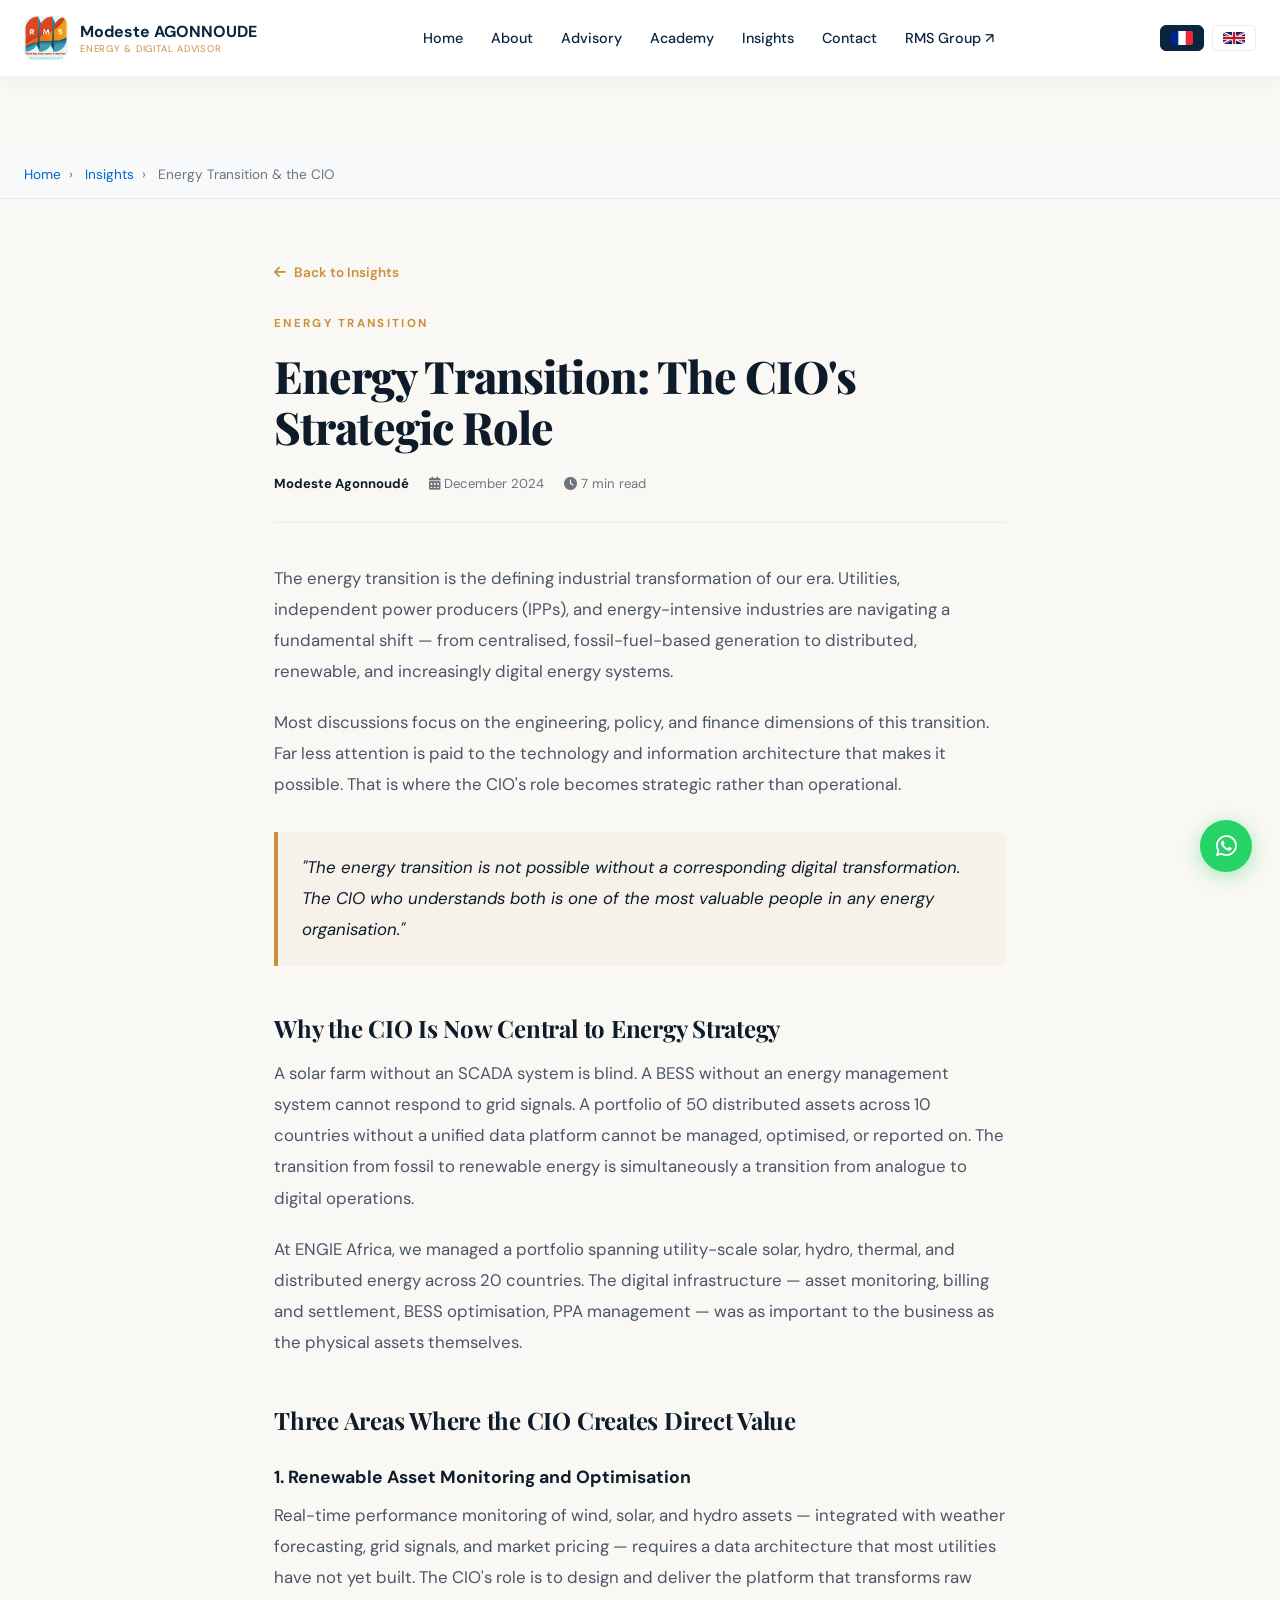
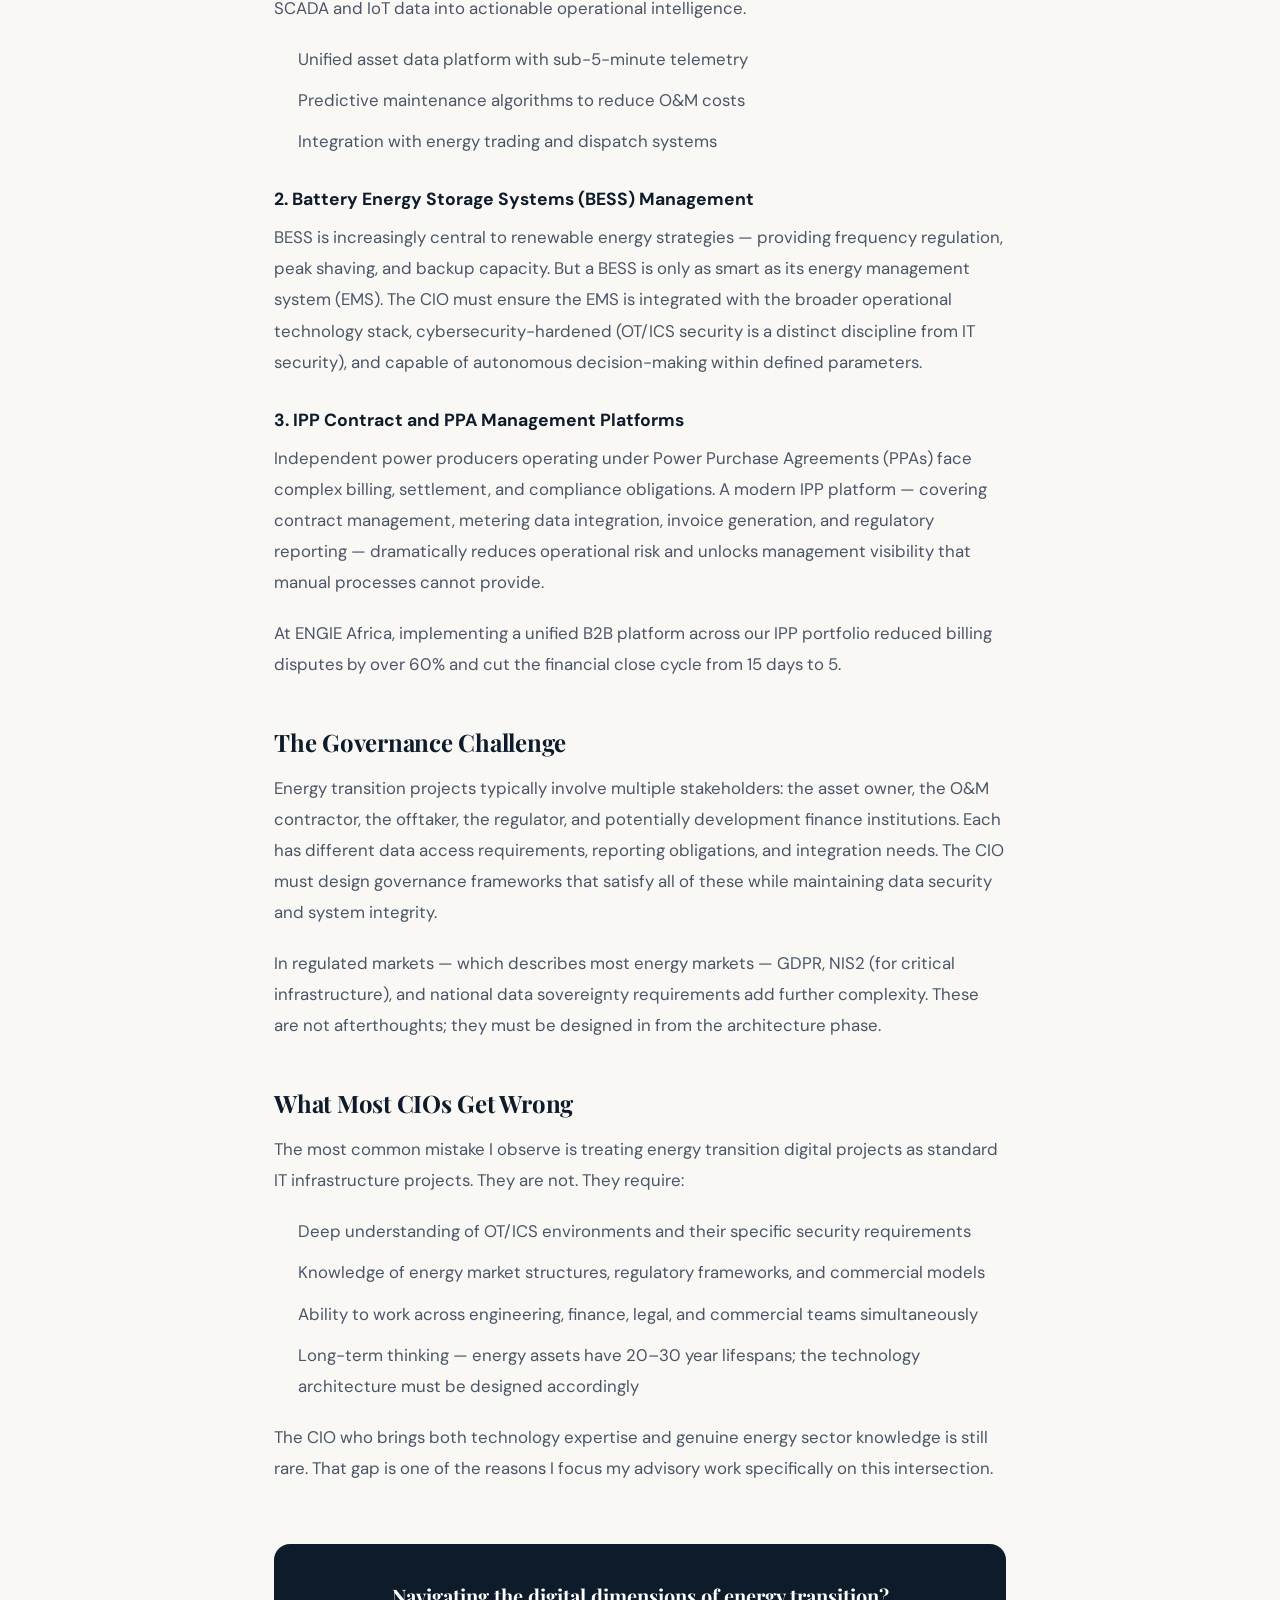
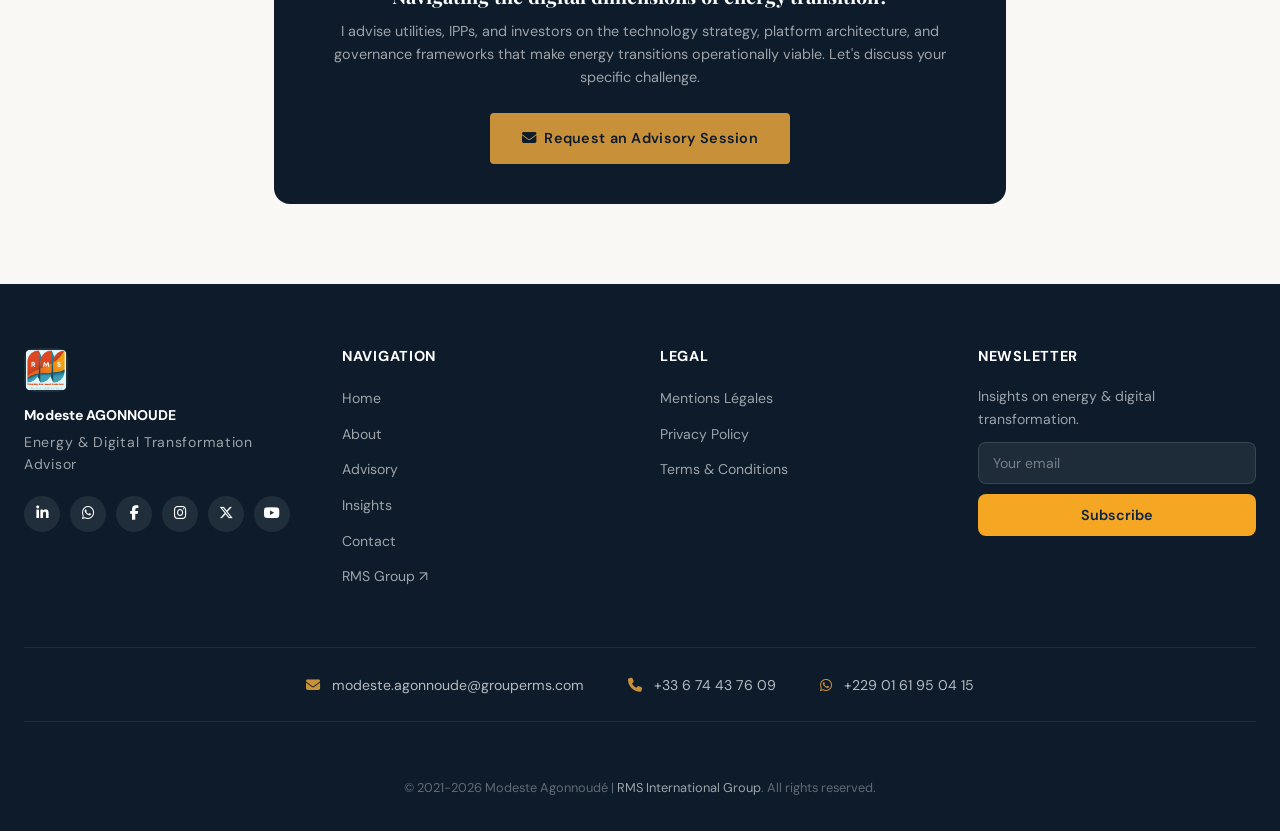
<file: articles/energy-transition-cio.html>
<!DOCTYPE html>
<html lang="en">
<head>
    <meta charset="UTF-8">
    <meta name="viewport" content="width=device-width, initial-scale=1.0">
    <title>Energy Transition: The CIO's Strategic Role — Modeste AGONNOUDE</title>
    <meta name="description" content="How technology leaders can drive renewable integration, BESS optimisation, and IPP management. Insights from former ENGIE Africa CDIO Modeste Agonnoudé.">
    <meta name="keywords" content="Energy Transition, CIO, CDIO, Renewables, BESS, IPP, Digital Strategy, ENGIE">
    <meta name="author" content="Modeste Agonnoudé">
    <meta name="robots" content="index, follow">
    <link rel="canonical" href="https://ceo.grouperms.com/articles/energy-transition-cio.html">
    <meta property="og:title" content="Energy Transition: The CIO's Strategic Role">
    <meta property="og:description" content="How technology leaders can drive renewable integration, BESS optimisation, and IPP management.">
    <meta property="og:url" content="https://ceo.grouperms.com/articles/energy-transition-cio.html">
    <meta property="og:type" content="article">
    <meta http-equiv="X-Content-Type-Options" content="nosniff">
    <meta http-equiv="X-Frame-Options" content="DENY">
    <meta http-equiv="Referrer-Policy" content="strict-origin-when-cross-origin">
    <link href="https://fonts.googleapis.com/css2?family=Playfair+Display:wght@700;800&family=DM+Sans:wght@300;400;500;600&display=swap" rel="stylesheet">
    <link rel="stylesheet" href="https://cdnjs.cloudflare.com/ajax/libs/font-awesome/6.4.0/css/all.min.css">
    <link rel="stylesheet" href="../css/styles.css">
    <link rel="icon" href="/favicon.ico">
    <script async src="https://www.googletagmanager.com/gtag/js?id=G-483SEQM9JJ"></script>
    <script>window.dataLayer=window.dataLayer||[];function gtag(){dataLayer.push(arguments);}gtag('js',new Date());gtag('config','G-483SEQM9JJ');</script>
    <style>
        .article-container { max-width: 780px; margin: 0 auto; padding: 60px 24px 80px; }
        .article-eyebrow { font-size: 0.72rem; font-weight: 700; letter-spacing: 0.2em; text-transform: uppercase; color: var(--gold); margin-bottom: 16px; }
        .article-title { font-family: 'Playfair Display', serif; font-size: clamp(2rem, 4vw, 2.8rem); font-weight: 800; color: var(--ink); line-height: 1.15; margin-bottom: 20px; }
        .article-meta { display: flex; align-items: center; gap: 20px; font-size: 0.82rem; color: var(--gray); margin-bottom: 40px; padding-bottom: 28px; border-bottom: 1px solid var(--border); flex-wrap: wrap; }
        .article-meta strong { color: var(--ink); }
        .article-body { font-size: 1.05rem; line-height: 1.85; color: var(--mid); }
        .article-body h2 { font-family: 'Playfair Display', serif; font-size: 1.5rem; color: var(--ink); margin: 48px 0 16px; }
        .article-body h3 { font-size: 1.1rem; color: var(--ink); margin: 32px 0 12px; }
        .article-body p { margin-bottom: 20px; }
        .article-body ul { margin: 0 0 20px 24px; }
        .article-body li { margin-bottom: 10px; }
        .article-body strong { color: var(--ink); font-weight: 600; }
        .article-callout { background: rgba(201,144,58,0.06); border-left: 4px solid var(--gold); padding: 20px 24px; border-radius: 0 8px 8px 0; margin: 32px 0; font-style: italic; color: var(--ink); }
        .article-cta { margin-top: 60px; padding: 40px; background: var(--ink); border-radius: 16px; text-align: center; }
        .article-cta h3 { font-family: 'Playfair Display', serif; color: #fff; margin-bottom: 12px; }
        .article-cta p { color: rgba(255,255,255,0.6); font-size: 0.9rem; margin-bottom: 24px; }
        .back-link { display: inline-flex; align-items: center; gap: 8px; font-size: 0.85rem; font-weight: 600; color: var(--gold); margin-bottom: 32px; }
        .back-link:hover { opacity: 0.75; }
    </style>
</head>
<body>

<header></header>

<main style="padding-top: 76px; background: var(--cream);">

    <div class="breadcrumbs">
        <div class="container">
            <nav aria-label="Breadcrumb">
                <ol itemscope itemtype="https://schema.org/BreadcrumbList">
                    <li itemprop="itemListElement" itemscope itemtype="https://schema.org/ListItem">
                        <a href="../index.html" itemprop="item"><span itemprop="name">Home</span></a>
                        <meta itemprop="position" content="1">
                    </li>
                    <li itemprop="itemListElement" itemscope itemtype="https://schema.org/ListItem">
                        <a href="../blog.html" itemprop="item"><span itemprop="name">Insights</span></a>
                        <meta itemprop="position" content="2">
                    </li>
                    <li itemprop="itemListElement" itemscope itemtype="https://schema.org/ListItem">
                        <span itemprop="name">Energy Transition &amp; the CIO</span>
                        <meta itemprop="position" content="3">
                    </li>
                </ol>
            </nav>
        </div>
    </div>

    <div class="container">
        <article class="article-container">
            <a href="../blog.html" class="back-link"><i class="fas fa-arrow-left"></i> Back to Insights</a>
            <p class="article-eyebrow">Energy Transition</p>
            <h1 class="article-title">Energy Transition: The CIO's Strategic Role</h1>
            <div class="article-meta">
                <span><strong>Modeste Agonnoudé</strong></span>
                <span><i class="fas fa-calendar-alt"></i> December 2024</span>
                <span><i class="fas fa-clock"></i> 7 min read</span>
            </div>

            <div class="article-body">
                <p>The energy transition is the defining industrial transformation of our era. Utilities, independent power producers (IPPs), and energy-intensive industries are navigating a fundamental shift — from centralised, fossil-fuel-based generation to distributed, renewable, and increasingly digital energy systems.</p>
                <p>Most discussions focus on the engineering, policy, and finance dimensions of this transition. Far less attention is paid to the technology and information architecture that makes it possible. That is where the CIO's role becomes strategic rather than operational.</p>

                <div class="article-callout">
                    "The energy transition is not possible without a corresponding digital transformation. The CIO who understands both is one of the most valuable people in any energy organisation."
                </div>

                <h2>Why the CIO Is Now Central to Energy Strategy</h2>
                <p>A solar farm without an SCADA system is blind. A BESS without an energy management system cannot respond to grid signals. A portfolio of 50 distributed assets across 10 countries without a unified data platform cannot be managed, optimised, or reported on. The transition from fossil to renewable energy is simultaneously a transition from analogue to digital operations.</p>
                <p>At ENGIE Africa, we managed a portfolio spanning utility-scale solar, hydro, thermal, and distributed energy across 20 countries. The digital infrastructure — asset monitoring, billing and settlement, BESS optimisation, PPA management — was as important to the business as the physical assets themselves.</p>

                <h2>Three Areas Where the CIO Creates Direct Value</h2>

                <h3>1. Renewable Asset Monitoring and Optimisation</h3>
                <p>Real-time performance monitoring of wind, solar, and hydro assets — integrated with weather forecasting, grid signals, and market pricing — requires a data architecture that most utilities have not yet built. The CIO's role is to design and deliver the platform that transforms raw SCADA and IoT data into actionable operational intelligence.</p>
                <ul>
                    <li>Unified asset data platform with sub-5-minute telemetry</li>
                    <li>Predictive maintenance algorithms to reduce O&amp;M costs</li>
                    <li>Integration with energy trading and dispatch systems</li>
                </ul>

                <h3>2. Battery Energy Storage Systems (BESS) Management</h3>
                <p>BESS is increasingly central to renewable energy strategies — providing frequency regulation, peak shaving, and backup capacity. But a BESS is only as smart as its energy management system (EMS). The CIO must ensure the EMS is integrated with the broader operational technology stack, cybersecurity-hardened (OT/ICS security is a distinct discipline from IT security), and capable of autonomous decision-making within defined parameters.</p>

                <h3>3. IPP Contract and PPA Management Platforms</h3>
                <p>Independent power producers operating under Power Purchase Agreements (PPAs) face complex billing, settlement, and compliance obligations. A modern IPP platform — covering contract management, metering data integration, invoice generation, and regulatory reporting — dramatically reduces operational risk and unlocks management visibility that manual processes cannot provide.</p>
                <p>At ENGIE Africa, implementing a unified B2B platform across our IPP portfolio reduced billing disputes by over 60% and cut the financial close cycle from 15 days to 5.</p>

                <h2>The Governance Challenge</h2>
                <p>Energy transition projects typically involve multiple stakeholders: the asset owner, the O&amp;M contractor, the offtaker, the regulator, and potentially development finance institutions. Each has different data access requirements, reporting obligations, and integration needs. The CIO must design governance frameworks that satisfy all of these while maintaining data security and system integrity.</p>
                <p>In regulated markets — which describes most energy markets — GDPR, NIS2 (for critical infrastructure), and national data sovereignty requirements add further complexity. These are not afterthoughts; they must be designed in from the architecture phase.</p>

                <h2>What Most CIOs Get Wrong</h2>
                <p>The most common mistake I observe is treating energy transition digital projects as standard IT infrastructure projects. They are not. They require:</p>
                <ul>
                    <li>Deep understanding of OT/ICS environments and their specific security requirements</li>
                    <li>Knowledge of energy market structures, regulatory frameworks, and commercial models</li>
                    <li>Ability to work across engineering, finance, legal, and commercial teams simultaneously</li>
                    <li>Long-term thinking — energy assets have 20–30 year lifespans; the technology architecture must be designed accordingly</li>
                </ul>
                <p>The CIO who brings both technology expertise and genuine energy sector knowledge is still rare. That gap is one of the reasons I focus my advisory work specifically on this intersection.</p>
            </div>

            <div class="article-cta">
                <h3>Navigating the digital dimensions of energy transition?</h3>
                <p>I advise utilities, IPPs, and investors on the technology strategy, platform architecture, and governance frameworks that make energy transitions operationally viable. Let's discuss your specific challenge.</p>
                <a href="../contact.html" class="btn-hero-primary"><i class="fas fa-envelope"></i> Request an Advisory Session</a>
            </div>
        </article>
    </div>

</main>

<footer></footer>
<script src="../js/main.js"></script>
</body>
</html>
</file>
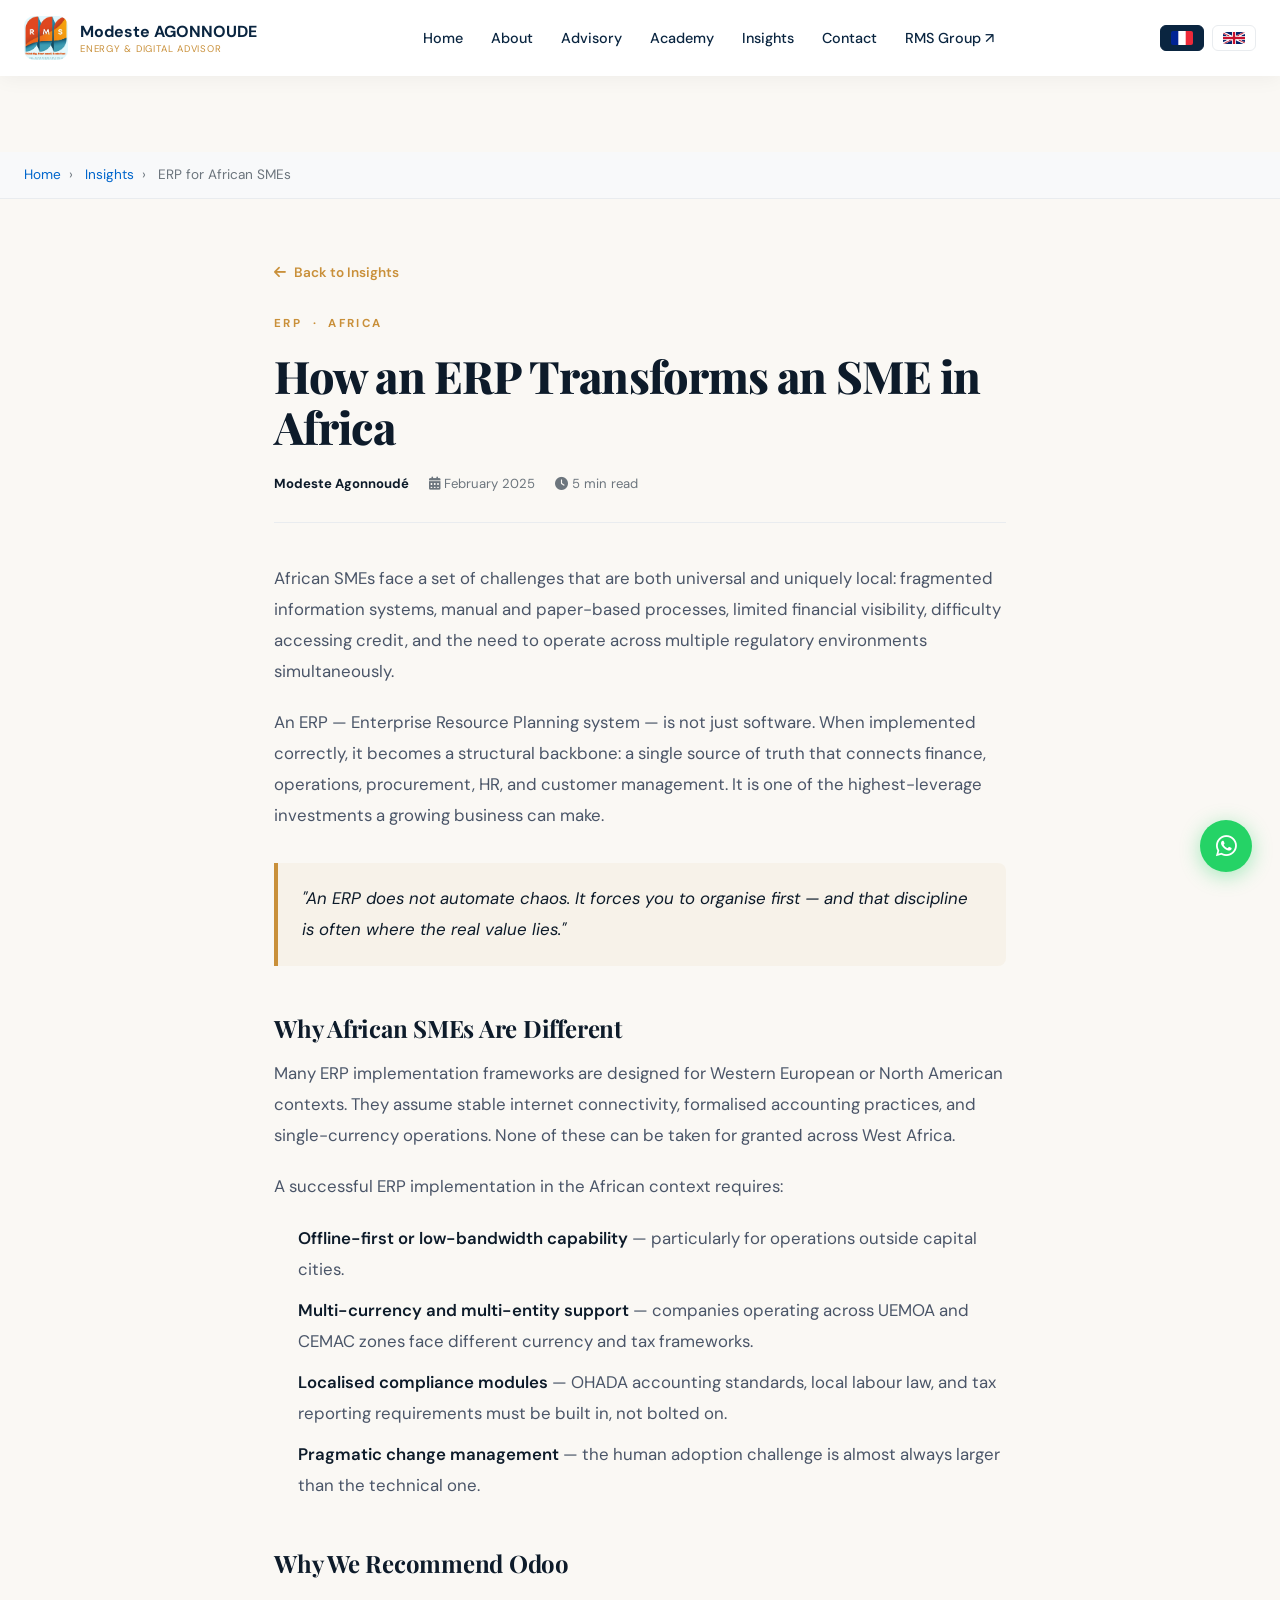
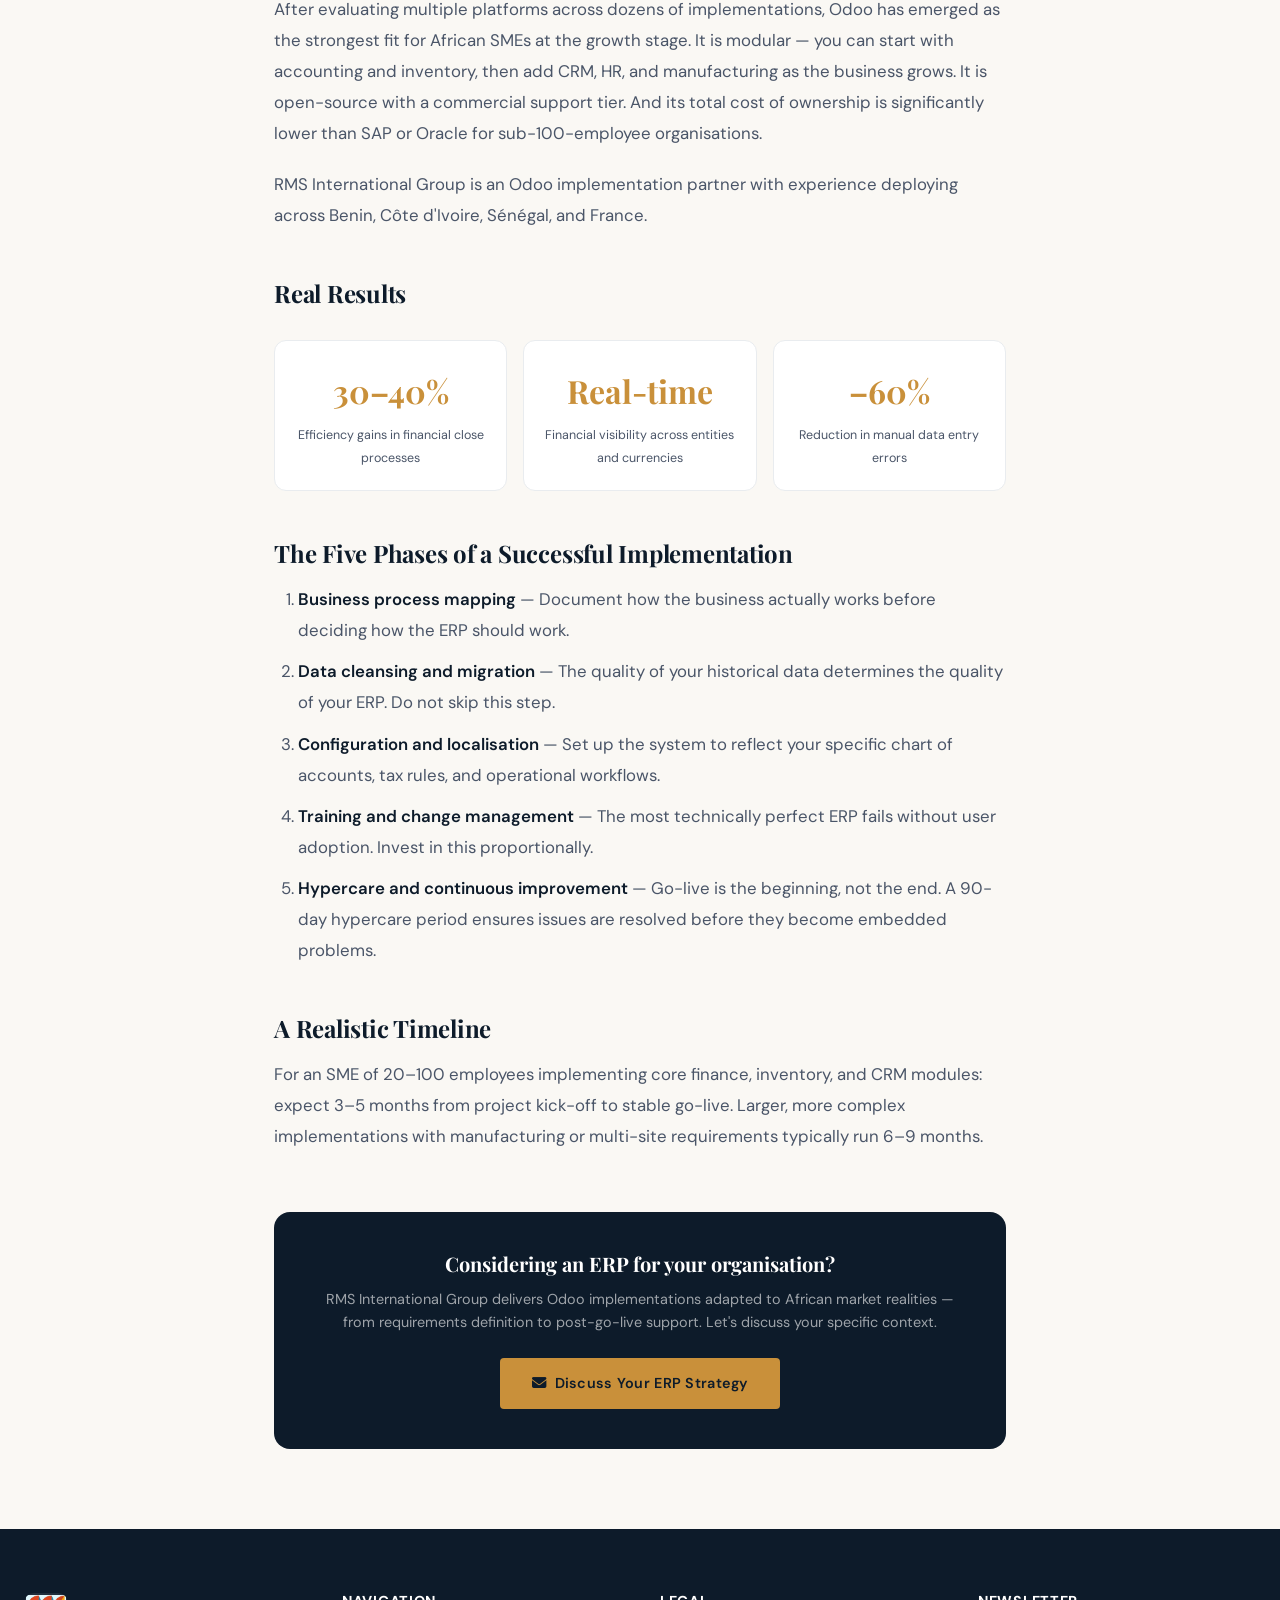
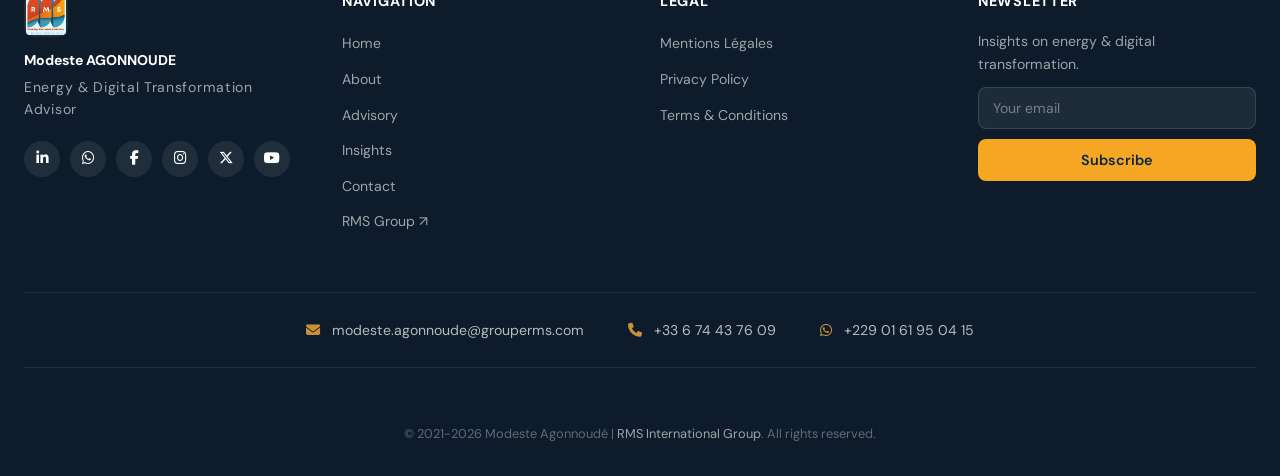
<file: articles/erp-africa-sme.html>
<!DOCTYPE html>
<html lang="en">
<head>
    <meta charset="UTF-8">
    <meta name="viewport" content="width=device-width, initial-scale=1.0">
    <title>How an ERP Transforms an SME in Africa — Modeste AGONNOUDE</title>
    <meta name="description" content="Beyond the tool — implementing an ERP is a lever for structuring, growth, and competitiveness adapted to African market realities. Insights from Modeste Agonnoudé.">
    <meta name="keywords" content="ERP, Odoo, Africa, SME, Digital Transformation, West Africa, Business Software">
    <meta name="author" content="Modeste Agonnoudé">
    <meta name="robots" content="index, follow">
    <link rel="canonical" href="https://ceo.grouperms.com/articles/erp-africa-sme.html">
    <meta property="og:title" content="How an ERP Transforms an SME in Africa">
    <meta property="og:description" content="Implementing an ERP is a lever for structuring, growth, and competitiveness adapted to African market realities.">
    <meta property="og:url" content="https://ceo.grouperms.com/articles/erp-africa-sme.html">
    <meta property="og:type" content="article">
    <meta http-equiv="X-Content-Type-Options" content="nosniff">
    <meta http-equiv="X-Frame-Options" content="DENY">
    <meta http-equiv="Referrer-Policy" content="strict-origin-when-cross-origin">
    <link href="https://fonts.googleapis.com/css2?family=Playfair+Display:wght@700;800&family=DM+Sans:wght@300;400;500;600&display=swap" rel="stylesheet">
    <link rel="stylesheet" href="https://cdnjs.cloudflare.com/ajax/libs/font-awesome/6.4.0/css/all.min.css">
    <link rel="stylesheet" href="../css/styles.css">
    <link rel="icon" href="/favicon.ico">
    <script async src="https://www.googletagmanager.com/gtag/js?id=G-483SEQM9JJ"></script>
    <script>window.dataLayer=window.dataLayer||[];function gtag(){dataLayer.push(arguments);}gtag('js',new Date());gtag('config','G-483SEQM9JJ');</script>
    <style>
        .article-container { max-width: 780px; margin: 0 auto; padding: 60px 24px 80px; }
        .article-eyebrow { font-size: 0.72rem; font-weight: 700; letter-spacing: 0.2em; text-transform: uppercase; color: var(--gold); margin-bottom: 16px; }
        .article-title { font-family: 'Playfair Display', serif; font-size: clamp(2rem, 4vw, 2.8rem); font-weight: 800; color: var(--ink); line-height: 1.15; margin-bottom: 20px; }
        .article-meta { display: flex; align-items: center; gap: 20px; font-size: 0.82rem; color: var(--gray); margin-bottom: 40px; padding-bottom: 28px; border-bottom: 1px solid var(--border); flex-wrap: wrap; }
        .article-meta strong { color: var(--ink); }
        .article-body { font-size: 1.05rem; line-height: 1.85; color: var(--mid); }
        .article-body h2 { font-family: 'Playfair Display', serif; font-size: 1.5rem; color: var(--ink); margin: 48px 0 16px; }
        .article-body h3 { font-size: 1.1rem; color: var(--ink); margin: 32px 0 12px; }
        .article-body p { margin-bottom: 20px; }
        .article-body ul, .article-body ol { margin: 0 0 20px 24px; }
        .article-body li { margin-bottom: 10px; }
        .article-body strong { color: var(--ink); font-weight: 600; }
        .article-callout { background: rgba(201,144,58,0.06); border-left: 4px solid var(--gold); padding: 20px 24px; border-radius: 0 8px 8px 0; margin: 32px 0; font-style: italic; color: var(--ink); }
        .article-cta { margin-top: 60px; padding: 40px; background: var(--ink); border-radius: 16px; text-align: center; }
        .article-cta h3 { font-family: 'Playfair Display', serif; color: #fff; margin-bottom: 12px; }
        .article-cta p { color: rgba(255,255,255,0.6); font-size: 0.9rem; margin-bottom: 24px; }
        .back-link { display: inline-flex; align-items: center; gap: 8px; font-size: 0.85rem; font-weight: 600; color: var(--gold); margin-bottom: 32px; }
        .back-link:hover { opacity: 0.75; }
        .results-grid { display: grid; grid-template-columns: repeat(3, 1fr); gap: 16px; margin: 32px 0; }
        .result-item { background: var(--white); border: 1px solid var(--border); border-radius: 12px; padding: 20px; text-align: center; }
        .result-num { font-family: 'Playfair Display', serif; font-size: 2rem; font-weight: 700; color: var(--gold); display: block; }
        .result-lbl { font-size: 0.78rem; color: var(--mid); margin-top: 4px; display: block; }
        @media (max-width: 600px) { .results-grid { grid-template-columns: 1fr; } }
    </style>
</head>
<body>

<header></header>

<main style="padding-top: 76px; background: var(--cream);">

    <div class="breadcrumbs">
        <div class="container">
            <nav aria-label="Breadcrumb">
                <ol itemscope itemtype="https://schema.org/BreadcrumbList">
                    <li itemprop="itemListElement" itemscope itemtype="https://schema.org/ListItem">
                        <a href="../index.html" itemprop="item"><span itemprop="name">Home</span></a>
                        <meta itemprop="position" content="1">
                    </li>
                    <li itemprop="itemListElement" itemscope itemtype="https://schema.org/ListItem">
                        <a href="../blog.html" itemprop="item"><span itemprop="name">Insights</span></a>
                        <meta itemprop="position" content="2">
                    </li>
                    <li itemprop="itemListElement" itemscope itemtype="https://schema.org/ListItem">
                        <span itemprop="name">ERP for African SMEs</span>
                        <meta itemprop="position" content="3">
                    </li>
                </ol>
            </nav>
        </div>
    </div>

    <div class="container">
        <article class="article-container">
            <a href="../blog.html" class="back-link"><i class="fas fa-arrow-left"></i> Back to Insights</a>
            <p class="article-eyebrow">ERP &nbsp;·&nbsp; Africa</p>
            <h1 class="article-title">How an ERP Transforms an SME in Africa</h1>
            <div class="article-meta">
                <span><strong>Modeste Agonnoudé</strong></span>
                <span><i class="fas fa-calendar-alt"></i> February 2025</span>
                <span><i class="fas fa-clock"></i> 5 min read</span>
            </div>

            <div class="article-body">
                <p>African SMEs face a set of challenges that are both universal and uniquely local: fragmented information systems, manual and paper-based processes, limited financial visibility, difficulty accessing credit, and the need to operate across multiple regulatory environments simultaneously.</p>
                <p>An ERP — Enterprise Resource Planning system — is not just software. When implemented correctly, it becomes a structural backbone: a single source of truth that connects finance, operations, procurement, HR, and customer management. It is one of the highest-leverage investments a growing business can make.</p>

                <div class="article-callout">
                    "An ERP does not automate chaos. It forces you to organise first — and that discipline is often where the real value lies."
                </div>

                <h2>Why African SMEs Are Different</h2>
                <p>Many ERP implementation frameworks are designed for Western European or North American contexts. They assume stable internet connectivity, formalised accounting practices, and single-currency operations. None of these can be taken for granted across West Africa.</p>
                <p>A successful ERP implementation in the African context requires:</p>
                <ul>
                    <li><strong>Offline-first or low-bandwidth capability</strong> — particularly for operations outside capital cities.</li>
                    <li><strong>Multi-currency and multi-entity support</strong> — companies operating across UEMOA and CEMAC zones face different currency and tax frameworks.</li>
                    <li><strong>Localised compliance modules</strong> — OHADA accounting standards, local labour law, and tax reporting requirements must be built in, not bolted on.</li>
                    <li><strong>Pragmatic change management</strong> — the human adoption challenge is almost always larger than the technical one.</li>
                </ul>

                <h2>Why We Recommend Odoo</h2>
                <p>After evaluating multiple platforms across dozens of implementations, Odoo has emerged as the strongest fit for African SMEs at the growth stage. It is modular — you can start with accounting and inventory, then add CRM, HR, and manufacturing as the business grows. It is open-source with a commercial support tier. And its total cost of ownership is significantly lower than SAP or Oracle for sub-100-employee organisations.</p>
                <p>RMS International Group is an Odoo implementation partner with experience deploying across Benin, Côte d'Ivoire, Sénégal, and France.</p>

                <h2>Real Results</h2>
                <div class="results-grid">
                    <div class="result-item">
                        <span class="result-num">30–40%</span>
                        <span class="result-lbl">Efficiency gains in financial close processes</span>
                    </div>
                    <div class="result-item">
                        <span class="result-num">Real-time</span>
                        <span class="result-lbl">Financial visibility across entities and currencies</span>
                    </div>
                    <div class="result-item">
                        <span class="result-num">–60%</span>
                        <span class="result-lbl">Reduction in manual data entry errors</span>
                    </div>
                </div>

                <h2>The Five Phases of a Successful Implementation</h2>
                <ol>
                    <li><strong>Business process mapping</strong> — Document how the business actually works before deciding how the ERP should work.</li>
                    <li><strong>Data cleansing and migration</strong> — The quality of your historical data determines the quality of your ERP. Do not skip this step.</li>
                    <li><strong>Configuration and localisation</strong> — Set up the system to reflect your specific chart of accounts, tax rules, and operational workflows.</li>
                    <li><strong>Training and change management</strong> — The most technically perfect ERP fails without user adoption. Invest in this proportionally.</li>
                    <li><strong>Hypercare and continuous improvement</strong> — Go-live is the beginning, not the end. A 90-day hypercare period ensures issues are resolved before they become embedded problems.</li>
                </ol>

                <h2>A Realistic Timeline</h2>
                <p>For an SME of 20–100 employees implementing core finance, inventory, and CRM modules: expect 3–5 months from project kick-off to stable go-live. Larger, more complex implementations with manufacturing or multi-site requirements typically run 6–9 months.</p>
            </div>

            <div class="article-cta">
                <h3>Considering an ERP for your organisation?</h3>
                <p>RMS International Group delivers Odoo implementations adapted to African market realities — from requirements definition to post-go-live support. Let's discuss your specific context.</p>
                <a href="../contact.html" class="btn-hero-primary"><i class="fas fa-envelope"></i> Discuss Your ERP Strategy</a>
            </div>
        </article>
    </div>

</main>

<footer></footer>
<script src="../js/main.js"></script>
</body>
</html>
</file>
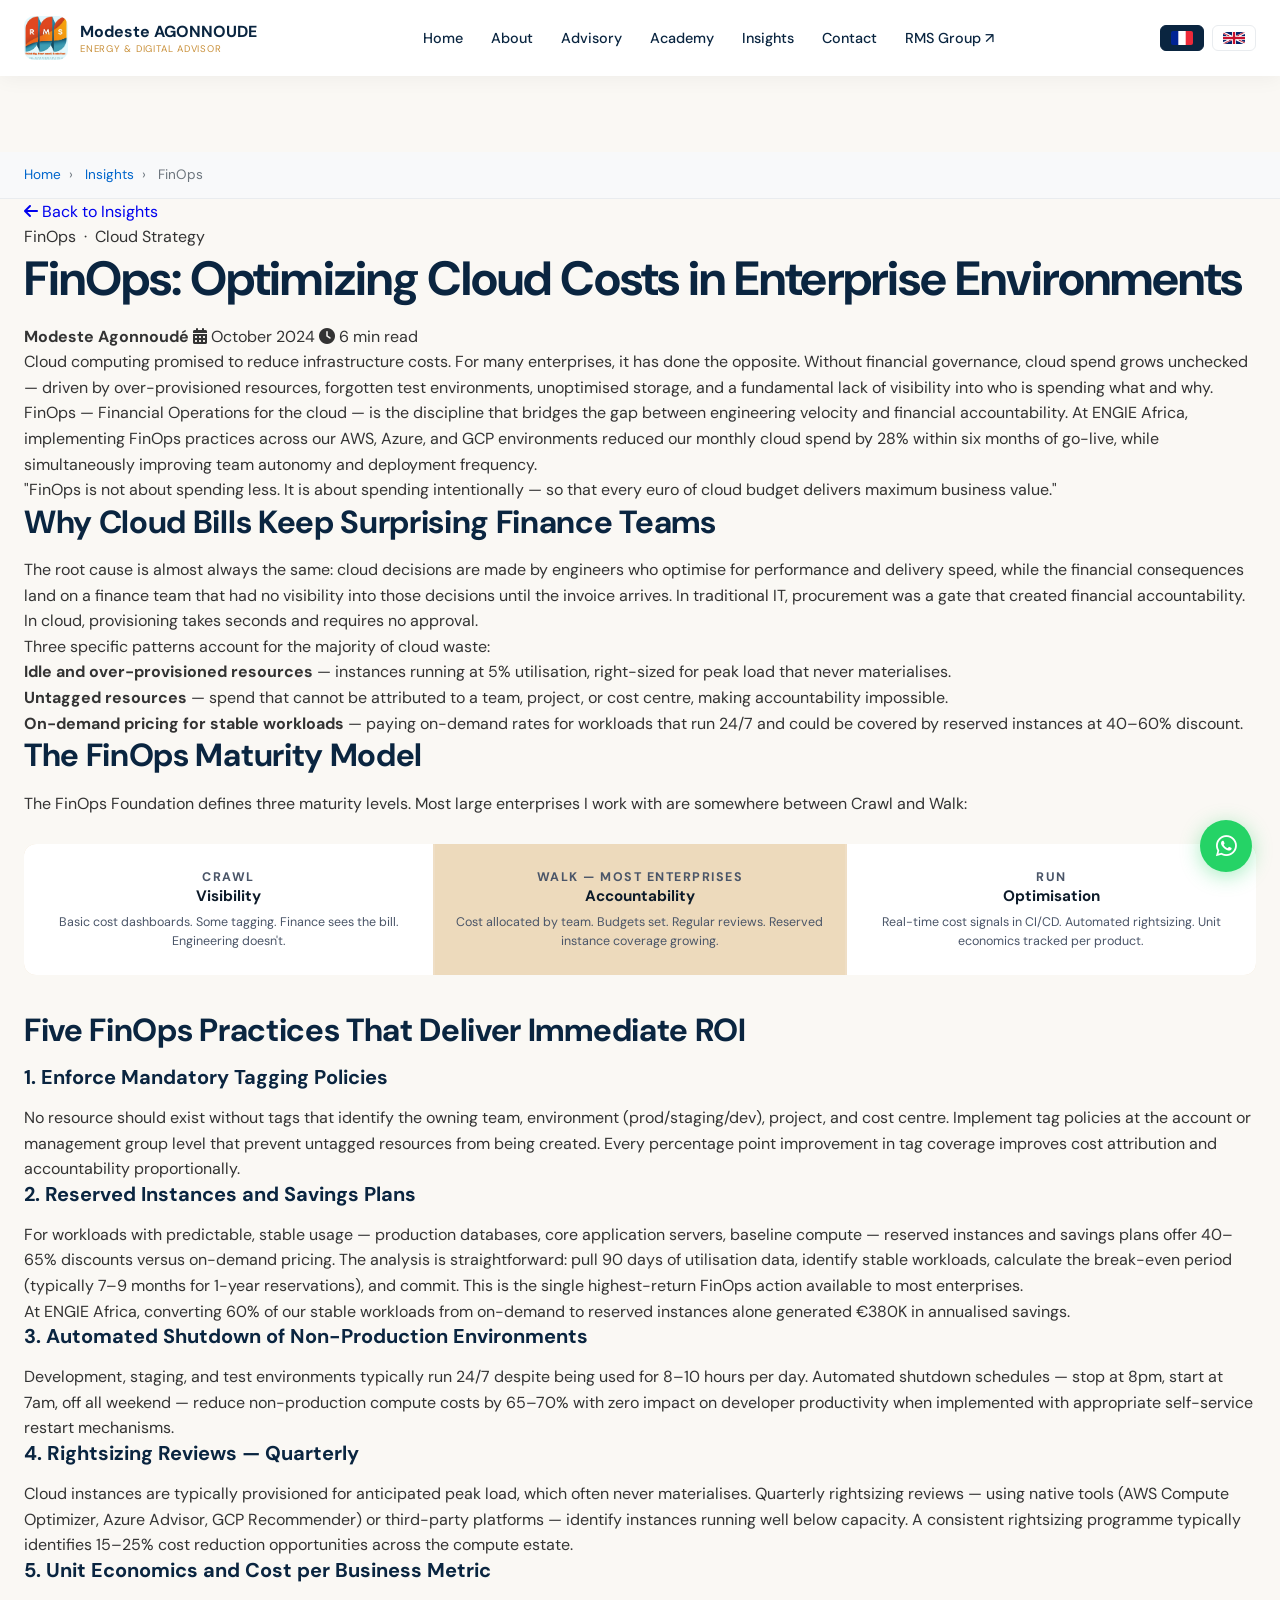
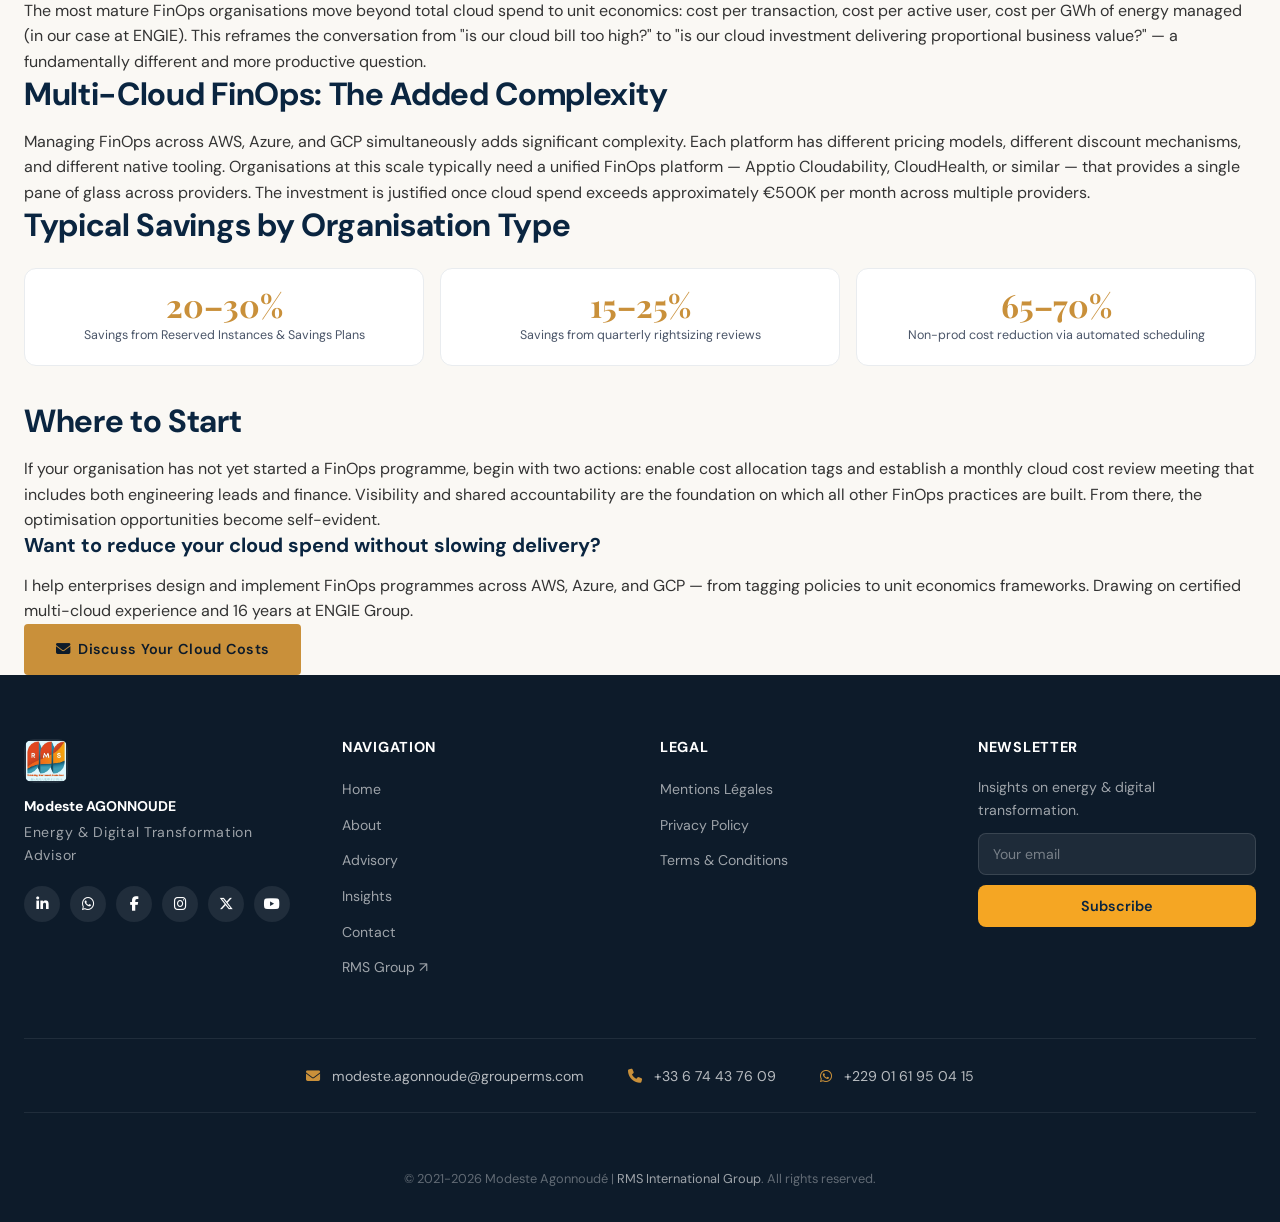
<file: articles/finops-cloud-costs.html>
<!DOCTYPE html>
<html lang="en">
<head>
    <meta charset="UTF-8">
    <meta name="viewport" content="width=device-width, initial-scale=1.0">
    <title>FinOps: Optimizing Cloud Costs in Enterprise Environments — Modeste AGONNOUDE</title>
    <meta name="description" content="How to implement financial operations for AWS, Azure, and GCP across multi-cloud enterprise setups. Practical FinOps frameworks from a former ENGIE CDIO.">
    <meta name="keywords" content="FinOps, Cloud Costs, AWS, Azure, GCP, Multi-Cloud, Cloud Governance, Cost Optimisation, ENGIE">
    <meta name="author" content="Modeste Agonnoudé">
    <meta name="robots" content="index, follow">
    <link rel="canonical" href="https://ceo.grouperms.com/articles/finops-cloud-costs.html">
    <meta property="og:title" content="FinOps: Optimizing Cloud Costs in Enterprise Environments">
    <meta property="og:description" content="Practical FinOps frameworks for AWS, Azure, and GCP across multi-cloud enterprise setups.">
    <meta property="og:url" content="https://ceo.grouperms.com/articles/finops-cloud-costs.html">
    <meta property="og:type" content="article">
    <meta http-equiv="X-Content-Type-Options" content="nosniff">
    <meta http-equiv="X-Frame-Options" content="DENY">
    <meta http-equiv="Referrer-Policy" content="strict-origin-when-cross-origin">
    <link href="https://fonts.googleapis.com/css2?family=Playfair+Display:wght@700;800&family=DM+Sans:wght@300;400;500;600&display=swap" rel="stylesheet">
    <link rel="stylesheet" href="https://cdnjs.cloudflare.com/ajax/libs/font-awesome/6.4.0/css/all.min.css">
    <link rel="stylesheet" href="../css/styles.css">
    <link rel="icon" href="/favicon.ico">
    <script async src="https://www.googletagmanager.com/gtag/js?id=G-483SEQM9JJ"></script>
    <script>window.dataLayer=window.dataLayer||[];function gtag(){dataLayer.push(arguments);}gtag('js',new Date());gtag('config','G-483SEQM9JJ');</script>
    <style>
        .finops-maturity {
            display: grid;
            grid-template-columns: repeat(3, 1fr);
            gap: 2px;
            background: var(--line);
            border-radius: 12px;
            overflow: hidden;
            margin: 28px 0 36px;
        }
        .maturity-level {
            background: var(--white);
            padding: 24px 20px;
            text-align: center;
        }
        .maturity-level.active { background: rgba(201,144,58,0.06); }
        .maturity-label {
            font-size: 0.68rem;
            font-weight: 700;
            letter-spacing: 0.12em;
            text-transform: uppercase;
            color: var(--gold);
            margin-bottom: 8px;
        }
        .maturity-level h3 {
            font-size: 0.95rem;
            color: var(--ink);
            margin-bottom: 8px;
        }
        .maturity-level p {
            font-size: 0.78rem;
            color: var(--mid);
            line-height: 1.5;
            margin: 0;
        }
        .savings-grid {
            display: grid;
            grid-template-columns: repeat(3, 1fr);
            gap: 16px;
            margin: 24px 0 36px;
        }
        .saving-item {
            background: var(--white);
            border: 1px solid var(--border);
            border-radius: 12px;
            padding: 20px;
            text-align: center;
        }
        .saving-num {
            font-family: 'Playfair Display', serif;
            font-size: 2rem;
            font-weight: 700;
            color: var(--gold);
            display: block;
            line-height: 1;
        }
        .saving-lbl { font-size: 0.78rem; color: var(--mid); margin-top: 6px; display: block; line-height: 1.4; }
        @media (max-width: 600px) {
            .finops-maturity, .savings-grid { grid-template-columns: 1fr; }
        }
    </style>
</head>
<body>

<header></header>

<main style="padding-top: 76px; background: var(--cream);">

    <div class="breadcrumbs">
        <div class="container">
            <nav aria-label="Breadcrumb">
                <ol itemscope itemtype="https://schema.org/BreadcrumbList">
                    <li itemprop="itemListElement" itemscope itemtype="https://schema.org/ListItem">
                        <a href="../index.html" itemprop="item"><span itemprop="name">Home</span></a>
                        <meta itemprop="position" content="1">
                    </li>
                    <li itemprop="itemListElement" itemscope itemtype="https://schema.org/ListItem">
                        <a href="../blog.html" itemprop="item"><span itemprop="name">Insights</span></a>
                        <meta itemprop="position" content="2">
                    </li>
                    <li itemprop="itemListElement" itemscope itemtype="https://schema.org/ListItem">
                        <span itemprop="name">FinOps</span>
                        <meta itemprop="position" content="3">
                    </li>
                </ol>
            </nav>
        </div>
    </div>

    <div class="container">
        <article class="article-container">
            <a href="../blog.html" class="back-link"><i class="fas fa-arrow-left"></i> Back to Insights</a>
            <p class="article-eyebrow">FinOps &nbsp;·&nbsp; Cloud Strategy</p>
            <h1 class="article-title">FinOps: Optimizing Cloud Costs in Enterprise Environments</h1>
            <div class="article-meta">
                <span><strong>Modeste Agonnoudé</strong></span>
                <span><i class="fas fa-calendar-alt"></i> October 2024</span>
                <span><i class="fas fa-clock"></i> 6 min read</span>
            </div>

            <div class="article-body">
                <p>Cloud computing promised to reduce infrastructure costs. For many enterprises, it has done the opposite. Without financial governance, cloud spend grows unchecked — driven by over-provisioned resources, forgotten test environments, unoptimised storage, and a fundamental lack of visibility into who is spending what and why.</p>
                <p>FinOps — Financial Operations for the cloud — is the discipline that bridges the gap between engineering velocity and financial accountability. At ENGIE Africa, implementing FinOps practices across our AWS, Azure, and GCP environments reduced our monthly cloud spend by 28% within six months of go-live, while simultaneously improving team autonomy and deployment frequency.</p>

                <div class="article-callout">
                    "FinOps is not about spending less. It is about spending intentionally — so that every euro of cloud budget delivers maximum business value."
                </div>

                <h2>Why Cloud Bills Keep Surprising Finance Teams</h2>
                <p>The root cause is almost always the same: cloud decisions are made by engineers who optimise for performance and delivery speed, while the financial consequences land on a finance team that had no visibility into those decisions until the invoice arrives. In traditional IT, procurement was a gate that created financial accountability. In cloud, provisioning takes seconds and requires no approval.</p>
                <p>Three specific patterns account for the majority of cloud waste:</p>
                <ul>
                    <li><strong>Idle and over-provisioned resources</strong> — instances running at 5% utilisation, right-sized for peak load that never materialises.</li>
                    <li><strong>Untagged resources</strong> — spend that cannot be attributed to a team, project, or cost centre, making accountability impossible.</li>
                    <li><strong>On-demand pricing for stable workloads</strong> — paying on-demand rates for workloads that run 24/7 and could be covered by reserved instances at 40–60% discount.</li>
                </ul>

                <h2>The FinOps Maturity Model</h2>
                <p>The FinOps Foundation defines three maturity levels. Most large enterprises I work with are somewhere between Crawl and Walk:</p>

                <div class="finops-maturity">
                    <div class="maturity-level">
                        <p class="maturity-label">Crawl</p>
                        <h3>Visibility</h3>
                        <p>Basic cost dashboards. Some tagging. Finance sees the bill. Engineering doesn't.</p>
                    </div>
                    <div class="maturity-level active">
                        <p class="maturity-label">Walk — Most enterprises</p>
                        <h3>Accountability</h3>
                        <p>Cost allocated by team. Budgets set. Regular reviews. Reserved instance coverage growing.</p>
                    </div>
                    <div class="maturity-level">
                        <p class="maturity-label">Run</p>
                        <h3>Optimisation</h3>
                        <p>Real-time cost signals in CI/CD. Automated rightsizing. Unit economics tracked per product.</p>
                    </div>
                </div>

                <h2>Five FinOps Practices That Deliver Immediate ROI</h2>

                <h3>1. Enforce Mandatory Tagging Policies</h3>
                <p>No resource should exist without tags that identify the owning team, environment (prod/staging/dev), project, and cost centre. Implement tag policies at the account or management group level that prevent untagged resources from being created. Every percentage point improvement in tag coverage improves cost attribution and accountability proportionally.</p>

                <h3>2. Reserved Instances and Savings Plans</h3>
                <p>For workloads with predictable, stable usage — production databases, core application servers, baseline compute — reserved instances and savings plans offer 40–65% discounts versus on-demand pricing. The analysis is straightforward: pull 90 days of utilisation data, identify stable workloads, calculate the break-even period (typically 7–9 months for 1-year reservations), and commit. This is the single highest-return FinOps action available to most enterprises.</p>
                <p>At ENGIE Africa, converting 60% of our stable workloads from on-demand to reserved instances alone generated €380K in annualised savings.</p>

                <h3>3. Automated Shutdown of Non-Production Environments</h3>
                <p>Development, staging, and test environments typically run 24/7 despite being used for 8–10 hours per day. Automated shutdown schedules — stop at 8pm, start at 7am, off all weekend — reduce non-production compute costs by 65–70% with zero impact on developer productivity when implemented with appropriate self-service restart mechanisms.</p>

                <h3>4. Rightsizing Reviews — Quarterly</h3>
                <p>Cloud instances are typically provisioned for anticipated peak load, which often never materialises. Quarterly rightsizing reviews — using native tools (AWS Compute Optimizer, Azure Advisor, GCP Recommender) or third-party platforms — identify instances running well below capacity. A consistent rightsizing programme typically identifies 15–25% cost reduction opportunities across the compute estate.</p>

                <h3>5. Unit Economics and Cost per Business Metric</h3>
                <p>The most mature FinOps organisations move beyond total cloud spend to unit economics: cost per transaction, cost per active user, cost per GWh of energy managed (in our case at ENGIE). This reframes the conversation from "is our cloud bill too high?" to "is our cloud investment delivering proportional business value?" — a fundamentally different and more productive question.</p>

                <h2>Multi-Cloud FinOps: The Added Complexity</h2>
                <p>Managing FinOps across AWS, Azure, and GCP simultaneously adds significant complexity. Each platform has different pricing models, different discount mechanisms, and different native tooling. Organisations at this scale typically need a unified FinOps platform — Apptio Cloudability, CloudHealth, or similar — that provides a single pane of glass across providers. The investment is justified once cloud spend exceeds approximately €500K per month across multiple providers.</p>

                <h2>Typical Savings by Organisation Type</h2>

                <div class="savings-grid">
                    <div class="saving-item">
                        <span class="saving-num">20–30%</span>
                        <span class="saving-lbl">Savings from Reserved Instances &amp; Savings Plans</span>
                    </div>
                    <div class="saving-item">
                        <span class="saving-num">15–25%</span>
                        <span class="saving-lbl">Savings from quarterly rightsizing reviews</span>
                    </div>
                    <div class="saving-item">
                        <span class="saving-num">65–70%</span>
                        <span class="saving-lbl">Non-prod cost reduction via automated scheduling</span>
                    </div>
                </div>

                <h2>Where to Start</h2>
                <p>If your organisation has not yet started a FinOps programme, begin with two actions: enable cost allocation tags and establish a monthly cloud cost review meeting that includes both engineering leads and finance. Visibility and shared accountability are the foundation on which all other FinOps practices are built. From there, the optimisation opportunities become self-evident.</p>
            </div>

            <div class="article-cta">
                <h3>Want to reduce your cloud spend without slowing delivery?</h3>
                <p>I help enterprises design and implement FinOps programmes across AWS, Azure, and GCP — from tagging policies to unit economics frameworks. Drawing on certified multi-cloud experience and 16 years at ENGIE Group.</p>
                <a href="../contact.html" class="btn-hero-primary"><i class="fas fa-envelope"></i> Discuss Your Cloud Costs</a>
            </div>
        </article>
    </div>

</main>

<footer></footer>
<script src="../js/main.js"></script>
</body>
</html>
</file>
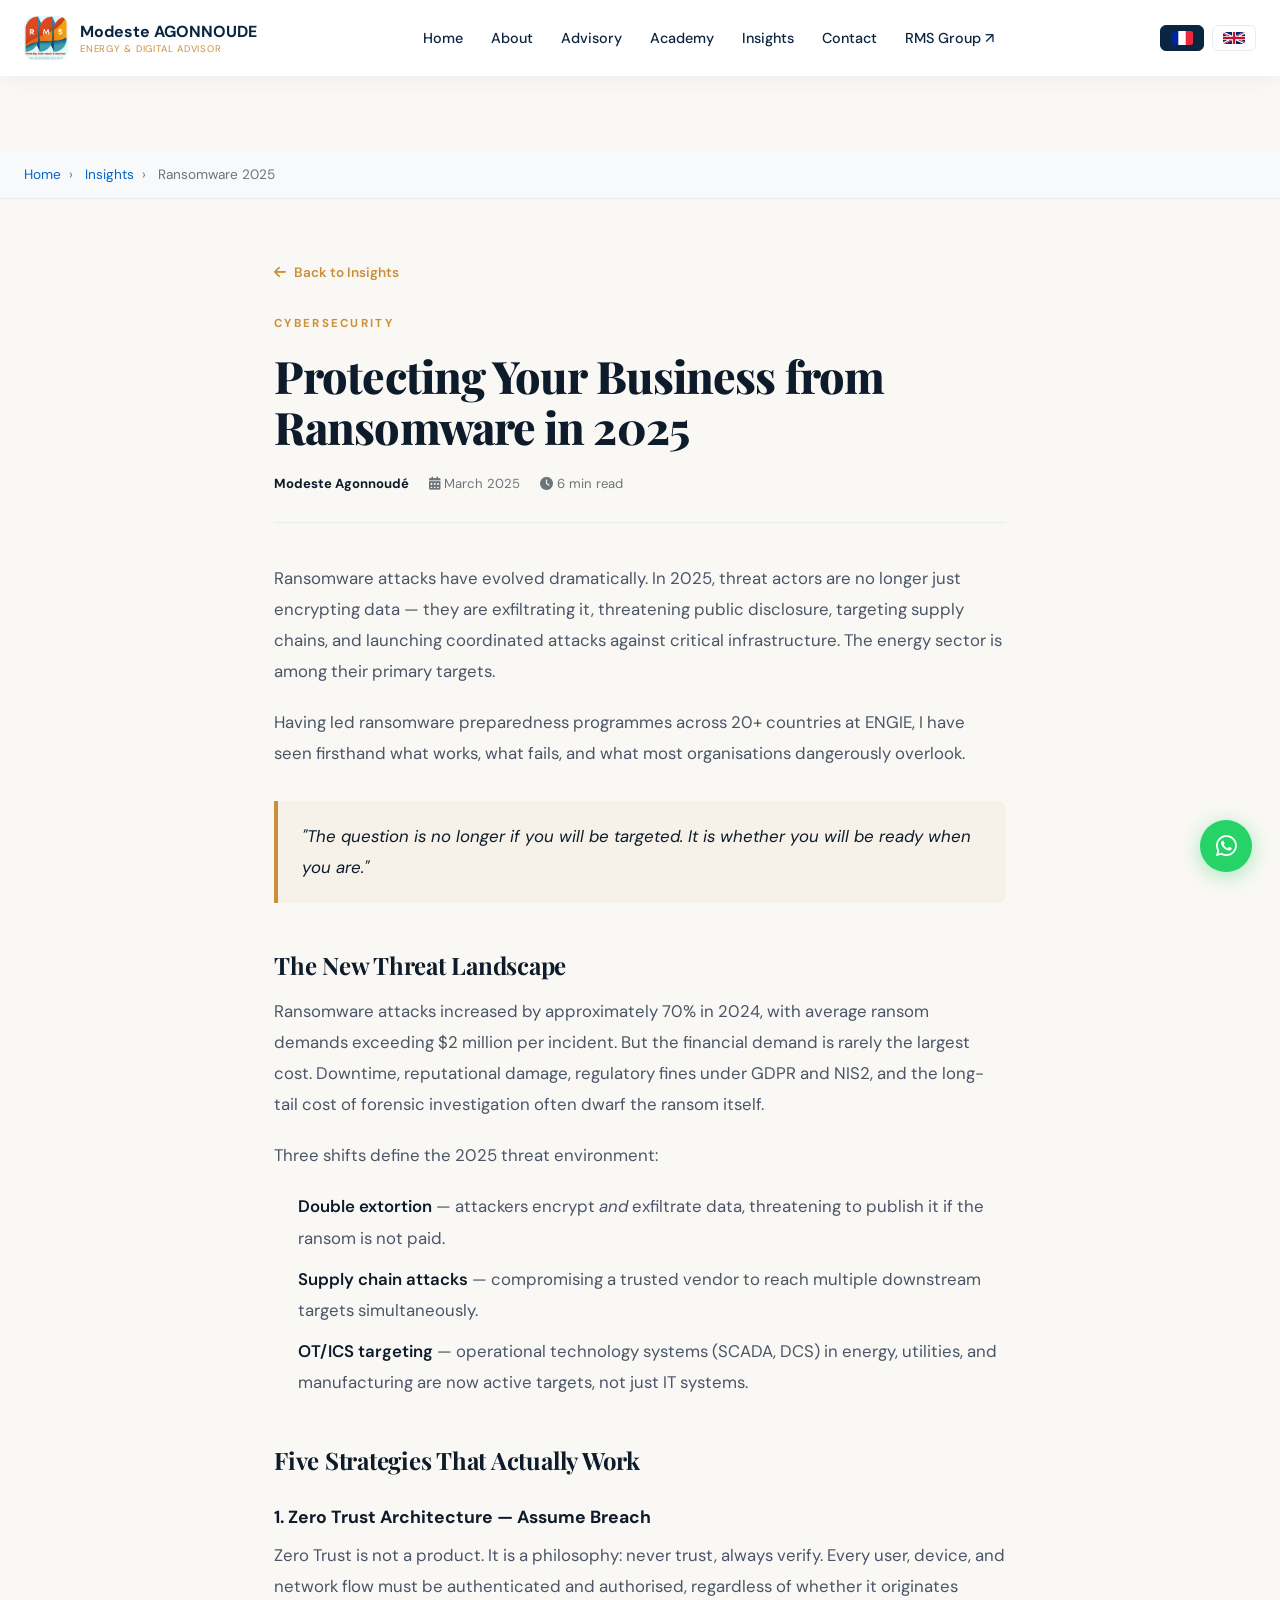
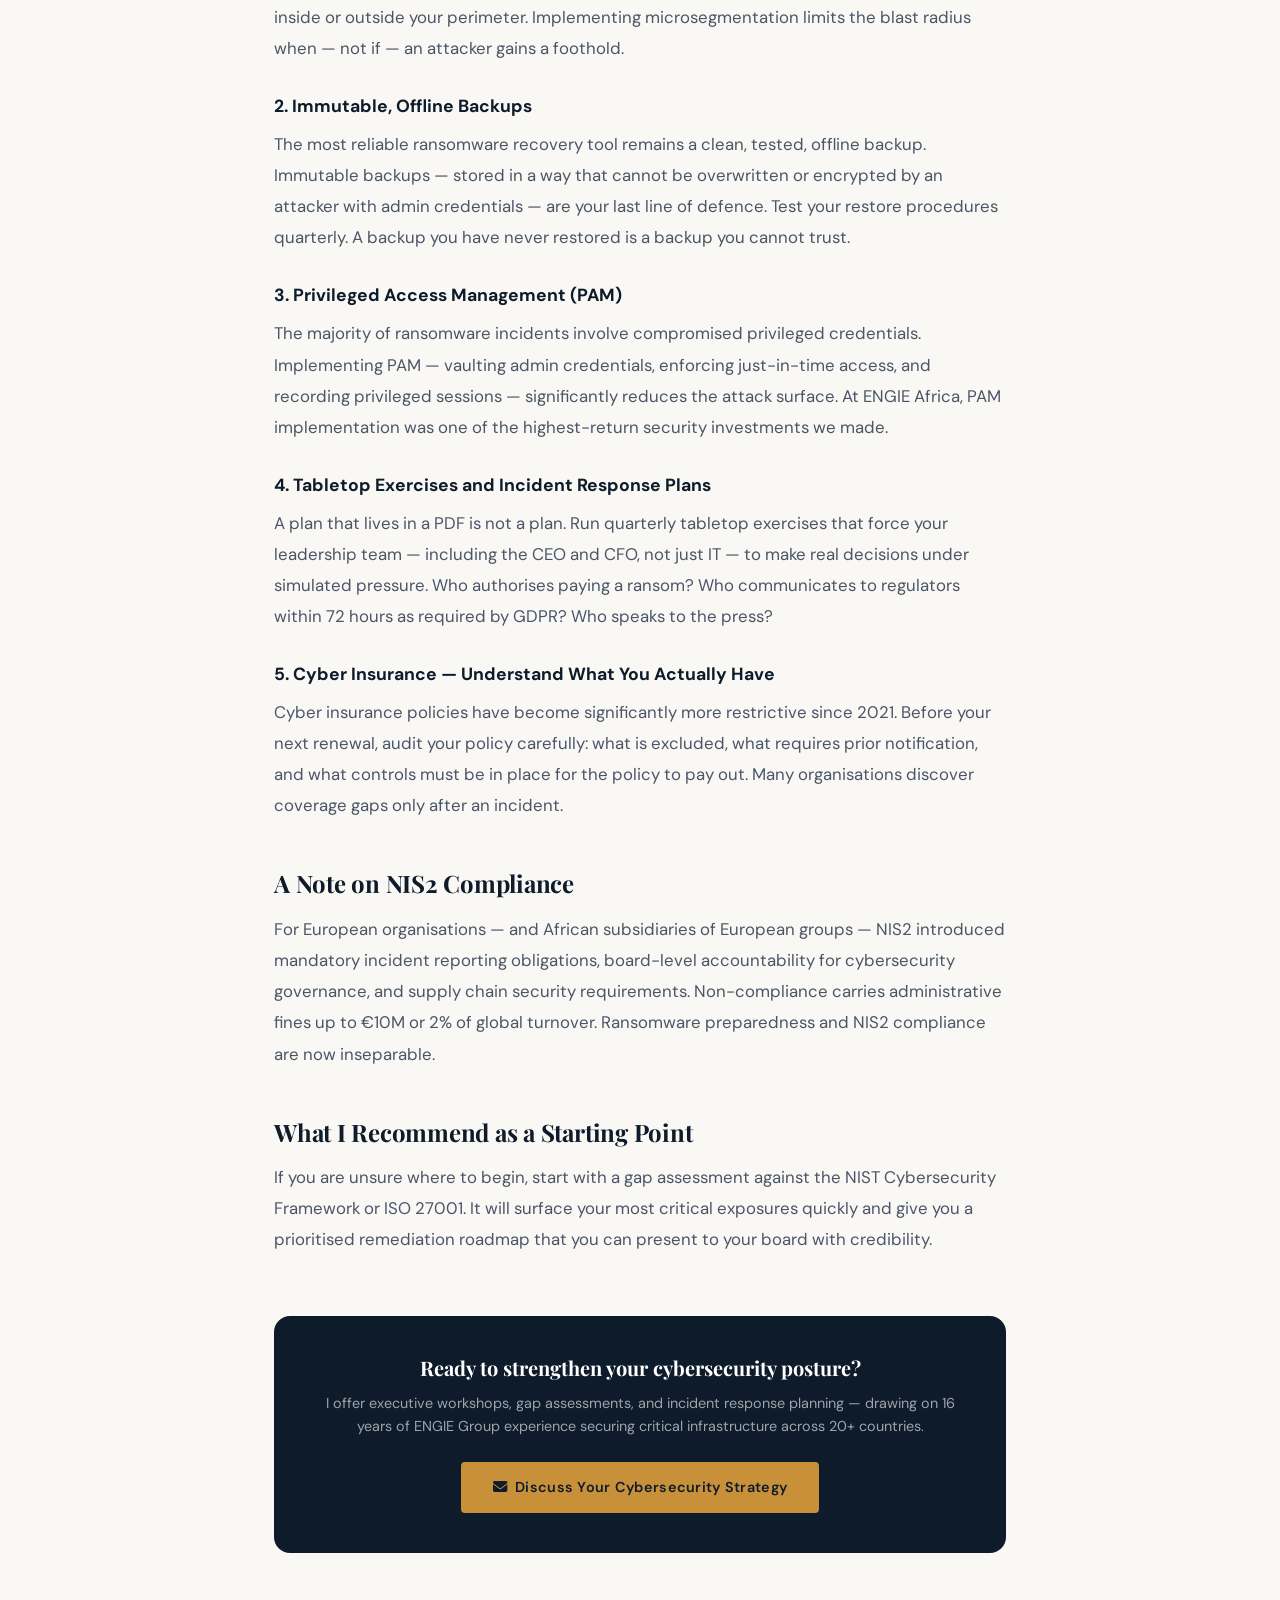
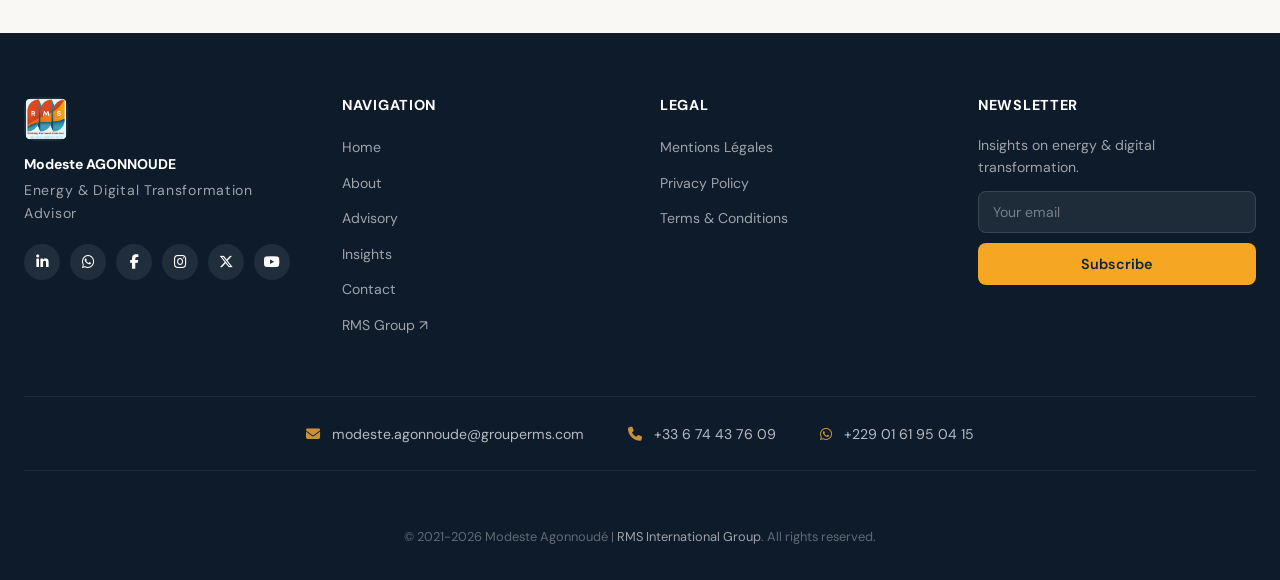
<file: articles/ransomware-2025.html>
<!DOCTYPE html>
<html lang="en">
<head>
    <meta charset="UTF-8">
    <meta name="viewport" content="width=device-width, initial-scale=1.0">
    <title>Protecting Your Business from Ransomware in 2025 — Modeste AGONNOUDE</title>
    <meta name="description" content="Ransomware threats have evolved beyond encryption. Former ENGIE CDIO Modeste Agonnoudé shares the defensive and proactive strategies that actually work in 2025.">
    <meta name="keywords" content="Ransomware, Cybersecurity, Zero Trust, Incident Response, ENGIE, Energy Security, NIS2">
    <meta name="author" content="Modeste Agonnoudé">
    <meta name="robots" content="index, follow">
    <link rel="canonical" href="https://ceo.grouperms.com/articles/ransomware-2025.html">
    <meta property="og:title" content="Protecting Your Business from Ransomware in 2025">
    <meta property="og:description" content="Threats are evolving. Former ENGIE CDIO shares the strategies that actually work — not just the ones that look good in a presentation.">
    <meta property="og:url" content="https://ceo.grouperms.com/articles/ransomware-2025.html">
    <meta property="og:type" content="article">
    <meta http-equiv="X-Content-Type-Options" content="nosniff">
    <meta http-equiv="X-Frame-Options" content="DENY">
    <meta http-equiv="Referrer-Policy" content="strict-origin-when-cross-origin">
    <link href="https://fonts.googleapis.com/css2?family=Playfair+Display:wght@700;800&family=DM+Sans:wght@300;400;500;600&display=swap" rel="stylesheet">
    <link rel="stylesheet" href="https://cdnjs.cloudflare.com/ajax/libs/font-awesome/6.4.0/css/all.min.css">
    <link rel="stylesheet" href="../css/styles.css">
    <link rel="icon" href="/favicon.ico">
    <script async src="https://www.googletagmanager.com/gtag/js?id=G-483SEQM9JJ"></script>
    <script>window.dataLayer=window.dataLayer||[];function gtag(){dataLayer.push(arguments);}gtag('js',new Date());gtag('config','G-483SEQM9JJ');</script>
    <style>
        .article-container { max-width: 780px; margin: 0 auto; padding: 60px 24px 80px; }
        .article-eyebrow { font-size: 0.72rem; font-weight: 700; letter-spacing: 0.2em; text-transform: uppercase; color: var(--gold); margin-bottom: 16px; }
        .article-title { font-family: 'Playfair Display', serif; font-size: clamp(2rem, 4vw, 2.8rem); font-weight: 800; color: var(--ink); line-height: 1.15; margin-bottom: 20px; }
        .article-meta { display: flex; align-items: center; gap: 20px; font-size: 0.82rem; color: var(--gray); margin-bottom: 40px; padding-bottom: 28px; border-bottom: 1px solid var(--border); flex-wrap: wrap; }
        .article-meta strong { color: var(--ink); }
        .article-body { font-size: 1.05rem; line-height: 1.85; color: var(--mid); }
        .article-body h2 { font-family: 'Playfair Display', serif; font-size: 1.5rem; color: var(--ink); margin: 48px 0 16px; }
        .article-body h3 { font-size: 1.1rem; color: var(--ink); margin: 32px 0 12px; }
        .article-body p { margin-bottom: 20px; }
        .article-body ul, .article-body ol { margin: 0 0 20px 24px; }
        .article-body li { margin-bottom: 10px; }
        .article-body strong { color: var(--ink); font-weight: 600; }
        .article-callout { background: rgba(201,144,58,0.06); border-left: 4px solid var(--gold); padding: 20px 24px; border-radius: 0 8px 8px 0; margin: 32px 0; font-style: italic; color: var(--ink); }
        .article-cta { margin-top: 60px; padding: 40px; background: var(--ink); border-radius: 16px; text-align: center; }
        .article-cta h3 { font-family: 'Playfair Display', serif; color: #fff; margin-bottom: 12px; }
        .article-cta p { color: rgba(255,255,255,0.6); font-size: 0.9rem; margin-bottom: 24px; }
        .back-link { display: inline-flex; align-items: center; gap: 8px; font-size: 0.85rem; font-weight: 600; color: var(--gold); margin-bottom: 32px; }
        .back-link:hover { opacity: 0.75; }
    </style>
</head>
<body>

<header></header>

<main style="padding-top: 76px; background: var(--cream);">

    <div class="breadcrumbs">
        <div class="container">
            <nav aria-label="Breadcrumb">
                <ol itemscope itemtype="https://schema.org/BreadcrumbList">
                    <li itemprop="itemListElement" itemscope itemtype="https://schema.org/ListItem">
                        <a href="../index.html" itemprop="item"><span itemprop="name">Home</span></a>
                        <meta itemprop="position" content="1">
                    </li>
                    <li itemprop="itemListElement" itemscope itemtype="https://schema.org/ListItem">
                        <a href="../blog.html" itemprop="item"><span itemprop="name">Insights</span></a>
                        <meta itemprop="position" content="2">
                    </li>
                    <li itemprop="itemListElement" itemscope itemtype="https://schema.org/ListItem">
                        <span itemprop="name">Ransomware 2025</span>
                        <meta itemprop="position" content="3">
                    </li>
                </ol>
            </nav>
        </div>
    </div>

    <div class="container">
        <article class="article-container">
            <a href="../blog.html" class="back-link"><i class="fas fa-arrow-left"></i> Back to Insights</a>
            <p class="article-eyebrow">Cybersecurity</p>
            <h1 class="article-title">Protecting Your Business from Ransomware in 2025</h1>
            <div class="article-meta">
                <span><strong>Modeste Agonnoudé</strong></span>
                <span><i class="fas fa-calendar-alt"></i> March 2025</span>
                <span><i class="fas fa-clock"></i> 6 min read</span>
            </div>

            <div class="article-body">
                <p>Ransomware attacks have evolved dramatically. In 2025, threat actors are no longer just encrypting data — they are exfiltrating it, threatening public disclosure, targeting supply chains, and launching coordinated attacks against critical infrastructure. The energy sector is among their primary targets.</p>
                <p>Having led ransomware preparedness programmes across 20+ countries at ENGIE, I have seen firsthand what works, what fails, and what most organisations dangerously overlook.</p>

                <div class="article-callout">
                    "The question is no longer <em>if</em> you will be targeted. It is whether you will be ready when you are."
                </div>

                <h2>The New Threat Landscape</h2>
                <p>Ransomware attacks increased by approximately 70% in 2024, with average ransom demands exceeding $2 million per incident. But the financial demand is rarely the largest cost. Downtime, reputational damage, regulatory fines under GDPR and NIS2, and the long-tail cost of forensic investigation often dwarf the ransom itself.</p>
                <p>Three shifts define the 2025 threat environment:</p>
                <ul>
                    <li><strong>Double extortion</strong> — attackers encrypt <em>and</em> exfiltrate data, threatening to publish it if the ransom is not paid.</li>
                    <li><strong>Supply chain attacks</strong> — compromising a trusted vendor to reach multiple downstream targets simultaneously.</li>
                    <li><strong>OT/ICS targeting</strong> — operational technology systems (SCADA, DCS) in energy, utilities, and manufacturing are now active targets, not just IT systems.</li>
                </ul>

                <h2>Five Strategies That Actually Work</h2>

                <h3>1. Zero Trust Architecture — Assume Breach</h3>
                <p>Zero Trust is not a product. It is a philosophy: never trust, always verify. Every user, device, and network flow must be authenticated and authorised, regardless of whether it originates inside or outside your perimeter. Implementing microsegmentation limits the blast radius when — not if — an attacker gains a foothold.</p>

                <h3>2. Immutable, Offline Backups</h3>
                <p>The most reliable ransomware recovery tool remains a clean, tested, offline backup. Immutable backups — stored in a way that cannot be overwritten or encrypted by an attacker with admin credentials — are your last line of defence. Test your restore procedures quarterly. A backup you have never restored is a backup you cannot trust.</p>

                <h3>3. Privileged Access Management (PAM)</h3>
                <p>The majority of ransomware incidents involve compromised privileged credentials. Implementing PAM — vaulting admin credentials, enforcing just-in-time access, and recording privileged sessions — significantly reduces the attack surface. At ENGIE Africa, PAM implementation was one of the highest-return security investments we made.</p>

                <h3>4. Tabletop Exercises and Incident Response Plans</h3>
                <p>A plan that lives in a PDF is not a plan. Run quarterly tabletop exercises that force your leadership team — including the CEO and CFO, not just IT — to make real decisions under simulated pressure. Who authorises paying a ransom? Who communicates to regulators within 72 hours as required by GDPR? Who speaks to the press?</p>

                <h3>5. Cyber Insurance — Understand What You Actually Have</h3>
                <p>Cyber insurance policies have become significantly more restrictive since 2021. Before your next renewal, audit your policy carefully: what is excluded, what requires prior notification, and what controls must be in place for the policy to pay out. Many organisations discover coverage gaps only after an incident.</p>

                <h2>A Note on NIS2 Compliance</h2>
                <p>For European organisations — and African subsidiaries of European groups — NIS2 introduced mandatory incident reporting obligations, board-level accountability for cybersecurity governance, and supply chain security requirements. Non-compliance carries administrative fines up to €10M or 2% of global turnover. Ransomware preparedness and NIS2 compliance are now inseparable.</p>

                <h2>What I Recommend as a Starting Point</h2>
                <p>If you are unsure where to begin, start with a gap assessment against the NIST Cybersecurity Framework or ISO 27001. It will surface your most critical exposures quickly and give you a prioritised remediation roadmap that you can present to your board with credibility.</p>
            </div>

            <div class="article-cta">
                <h3>Ready to strengthen your cybersecurity posture?</h3>
                <p>I offer executive workshops, gap assessments, and incident response planning — drawing on 16 years of ENGIE Group experience securing critical infrastructure across 20+ countries.</p>
                <a href="../contact.html" class="btn-hero-primary"><i class="fas fa-envelope"></i> Discuss Your Cybersecurity Strategy</a>
            </div>
        </article>
    </div>

</main>

<footer></footer>
<script src="../js/main.js"></script>
</body>
</html>
</file>
<file: css/styles.css>
/* =============================================================================
   styles.css — ceo.grouperms.com
   Personal branding site for Modeste AGONNOUDE
   Version: 2.1.0 | Updated: April 2026
   ============================================================================= */

/* =============================================================================
   1. CSS CUSTOM PROPERTIES
   ============================================================================= */

:root {
    /* Brand — shared with grouperms.com */
    --primary:        #0a2540;
    --primary-light:  #1a3a5c;
    --secondary:      #0066cc;
    --accent:         #f5a623;
    --accent-dark:    #e8920a;

    /* Personal branding palette (ceo.grouperms.com) */
    --ink:            #0d1b2a;
    --gold:           #c9903a;
    --gold-lt:        #e8b56a;
    --cream:          #faf8f4;
    --mid:            #4a5568;
    --line:           rgba(201, 144, 58, 0.25);

    /* Neutrals */
    --dark:           #1a2a3a;
    --light:          #f8f9fa;
    --gray:           #6c757d;
    --white:          #ffffff;
    --border:         #e9ecef;

    /* Status */
    --success:        #28a745;
    --text:           #333333;
}


/* =============================================================================
   2. RESET & BASE
   ============================================================================= */

*, *::before, *::after {
    margin: 0;
    padding: 0;
    box-sizing: border-box;
}

html {
    scroll-behavior: smooth;
    -webkit-text-size-adjust: 100%;
}

body {
    font-family: 'DM Sans', 'Inter', sans-serif;
    color: var(--text);
    line-height: 1.6;
    background-color: var(--cream);
}

img {
    max-width: 100%;
    height: auto;
    display: block;
}

a {
    text-decoration: none;
    transition: all 0.3s ease;
}

ul { list-style: none; }


/* =============================================================================
   3. TYPOGRAPHY
   ============================================================================= */

h1, h2, h3, h4, h5 {
    font-weight: 700;
    line-height: 1.2;
    margin-bottom: 1rem;
    color: var(--primary);
}

h1 { font-size: 3rem;    letter-spacing: -0.02em; }
h2 { font-size: 2rem;    letter-spacing: -0.01em; }
h3 { font-size: 1.25rem; }

.accent { color: var(--accent); }

/* Playfair Display utility (used in index.html headings) */
.font-display {
    font-family: 'Playfair Display', serif;
}


/* =============================================================================
   4. LAYOUT
   ============================================================================= */

.container {
    width: 100%;
    max-width: 1280px;
    margin: 0 auto;
    padding: 0 24px;
}

section {
    padding: 80px 0;
}

.section-title {
    text-align: center;
    margin-bottom: 48px;
}

.section-title h2 {
    font-size: 2.5rem;
    margin-bottom: 16px;
}

.section-title p {
    color: var(--gray);
    max-width: 600px;
    margin: 0 auto;
}


/* =============================================================================
   5. BUTTONS
   ============================================================================= */

.btn {
    display: inline-block;
    padding: 12px 28px;
    border-radius: 8px;
    font-weight: 600;
    font-size: 0.9rem;
    cursor: pointer;
    transition: all 0.3s ease;
    border: none;
    text-align: center;
    font-family: inherit;
}

.btn-primary {
    background: var(--primary);
    color: var(--white);
}
.btn-primary:hover {
    background: var(--primary-light);
    transform: translateY(-2px);
}

.btn-secondary {
    background: var(--accent);
    color: var(--primary);
}
.btn-secondary:hover {
    background: var(--accent-dark);
    transform: translateY(-2px);
}

.btn-outline {
    background: transparent;
    border: 2px solid var(--primary);
    color: var(--primary);
}
.btn-outline:hover {
    background: var(--primary);
    color: var(--white);
}

.btn-large {
    padding: 16px 40px;
    font-size: 1.1rem;
}

/* Hero buttons (used in index.html) */
.btn-hero-primary {
    display: inline-flex;
    align-items: center;
    gap: 8px;
    padding: 14px 32px;
    background: var(--gold);
    color: var(--ink);
    font-weight: 600;
    font-size: 0.9rem;
    border-radius: 4px;
    text-decoration: none;
    transition: all 0.25s ease;
    letter-spacing: 0.02em;
}
.btn-hero-primary:hover {
    background: var(--gold-lt);
    transform: translateY(-2px);
}

.btn-hero-outline {
    display: inline-flex;
    align-items: center;
    gap: 8px;
    padding: 13px 32px;
    border: 1px solid rgba(255, 255, 255, 0.25);
    color: rgba(255, 255, 255, 0.85);
    font-weight: 500;
    font-size: 0.9rem;
    border-radius: 4px;
    text-decoration: none;
    transition: all 0.25s ease;
}
.btn-hero-outline:hover {
    border-color: var(--gold);
    color: var(--gold);
}

/* Newsletter button */
.btn-newsletter {
    background: var(--accent);
    color: var(--primary);
    border: none;
    padding: 12px 20px;
    border-radius: 8px;
    font-weight: 600;
    font-size: 0.9rem;
    cursor: pointer;
    font-family: inherit;
    transition: all 0.3s ease;
}
.btn-newsletter:hover {
    background: var(--accent-dark);
    transform: translateY(-2px);
}
.btn-newsletter:disabled {
    opacity: 0.7;
    cursor: not-allowed;
    transform: none;
}


/* =============================================================================
   6. HEADER
   ============================================================================= */

header {
    background: var(--white);
    box-shadow: 0 2px 20px rgba(0, 0, 0, 0.05);
    position: fixed;
    width: 100%;
    top: 0;
    z-index: 1000;
    padding: 16px 0;
}

.header-container {
    display: flex;
    justify-content: space-between;
    align-items: center;
}

/* Logo */
.logo {
    display: flex;
    align-items: center;
    gap: 12px;
    max-width: 280px;
}

.logo-link {
    display: flex;
    align-items: center;
    gap: 12px;
    text-decoration: none;
    white-space: nowrap;
}

.logo-icon {
    width: 44px;
    height: 44px;
    background: var(--primary);
    border-radius: 10px;
    display: flex;
    align-items: center;
    justify-content: center;
    flex-shrink: 0;
    overflow: hidden;
}

.logo-img {
    height: 44px;
    width: auto;
    max-width: 200px;
    object-fit: contain;
}

.logo-icon .logo-img {
    height: 100%;
    width: 100%;
    object-fit: cover;
}

.logo-text {
    display: flex;
    flex-direction: column;
    line-height: 1.2;
}

.logo-title {
    font-weight: 700;
    font-size: 1rem;
    color: var(--primary);
    display: block;
    white-space: nowrap;
}

.logo-slogan {
    font-size: 0.6rem;
    color: var(--gold);
    letter-spacing: 0.08em;
    display: block;
    margin-top: 2px;
    white-space: nowrap;
    text-transform: uppercase;
}

/* Navigation */
nav ul {
    display: flex;
    list-style: none;
    gap: 28px;
}

nav ul li a {
    color: var(--primary);
    font-weight: 500;
    font-size: 0.9rem;
    padding: 8px 0;
    text-decoration: none;
    position: relative;
}

nav ul li a::after {
    content: '';
    position: absolute;
    bottom: 0; left: 0;
    width: 0; height: 2px;
    background: var(--gold);
    transition: width 0.3s ease;
}

nav ul li a:hover::after,
nav ul li a.active::after {
    width: 100%;
}

nav ul li a:hover,
nav ul li a.active {
    color: var(--gold);
}

/* Language switcher */
.language-switcher {
    display: flex;
    gap: 8px;
}

.lang-btn {
    background: none;
    border: 1px solid var(--border);
    padding: 5px 10px;
    border-radius: 6px;
    cursor: pointer;
    transition: all 0.3s ease;
    display: flex;
    align-items: center;
}

.lang-btn:hover {
    border-color: var(--gold);
}

.lang-btn.active {
    background: var(--primary);
    border-color: var(--primary);
}

.lang-btn img {
    width: 22px;
    height: auto;
    border-radius: 2px;
    display: block;
}

/* Mobile menu */
.mobile-menu-btn {
    display: none;
    background: none;
    border: none;
    font-size: 1.5rem;
    cursor: pointer;
    color: var(--primary);
    padding: 4px;
}


/* =============================================================================
   7. BREADCRUMBS
   ============================================================================= */

.breadcrumbs {
    background: var(--light);
    padding: 12px 0;
    margin-top: 76px; /* header height offset */
    border-bottom: 1px solid var(--border);
}

.breadcrumbs ol {
    display: flex;
    list-style: none;
    gap: 8px;
    font-size: 0.85rem;
    color: var(--gray);
}

.breadcrumbs ol li + li::before {
    content: '›';
    margin-right: 8px;
}

.breadcrumbs a {
    color: var(--secondary);
}

.breadcrumbs a:hover {
    color: var(--gold);
}


/* =============================================================================
   8. PAGE HEADERS (inner pages)
   ============================================================================= */

.page-header {
    padding: 120px 0 64px;
    background: linear-gradient(135deg, var(--ink) 0%, var(--primary-light) 100%);
    color: var(--white);
    text-align: center;
    position: relative;
    overflow: hidden;
}

.page-header::after {
    content: '';
    position: absolute;
    bottom: 0; left: 0;
    width: 100%; height: 2px;
    background: linear-gradient(90deg, transparent, var(--gold), transparent);
}

.page-header h1 {
    color: var(--white);
    font-size: 2.8rem;
    font-family: 'Playfair Display', serif;
}

.page-header p {
    font-size: 1.1rem;
    opacity: 0.8;
    margin-top: 12px;
}

/* Page-specific header tints */
.about-header    { background: linear-gradient(135deg, #0d1b2a 0%, #1a3a5c 100%); }
.advisory-header { background: linear-gradient(135deg, #0d1b2a 0%, #0a2540 100%); }
.blog-header     { background: linear-gradient(135deg, #0a2540 0%, #1a3a5c 100%); }
.academy-header  { background: linear-gradient(135deg, #0d1b2a 0%, #162233 100%); }
.contact-header  { background: linear-gradient(135deg, #0a2540 0%, #1a3a5c 100%); }


/* =============================================================================
   9. HOMEPAGE — INDEX.HTML SECTIONS
   (hero, proof strip, about strip, services, timeline, insights, cta)
   These are scoped to index.html via inline <style>; kept here as canonical ref.
   ============================================================================= */

/* Hero is fully self-contained in index.html inline styles.
   Only shared tokens (.btn-hero-*) are defined above in section 5. */


/* =============================================================================
   10. ADVISORY PAGE
   ============================================================================= */

.advisory-content {
    padding: 80px 0;
    background: var(--white);
}

.advisory-grid {
    display: grid;
    grid-template-columns: 2fr 1fr;
    gap: 60px;
}

.expertise-grid {
    display: grid;
    grid-template-columns: repeat(2, 1fr);
    gap: 24px;
    margin: 32px 0;
}

.expertise-card {
    padding: 24px;
    background: var(--light);
    border-radius: 12px;
    border: 1px solid var(--border);
    transition: box-shadow 0.3s, transform 0.3s;
}

.expertise-card:hover {
    transform: translateY(-4px);
    box-shadow: 0 8px 24px rgba(0,0,0,0.06);
}

.expertise-card i {
    font-size: 2rem;
    color: var(--gold);
    margin-bottom: 16px;
}

.expertise-list {
    list-style: none;
    margin: 24px 0;
}

.expertise-list li {
    margin-bottom: 12px;
    display: flex;
    align-items: center;
    gap: 12px;
    font-size: 0.95rem;
}

.expertise-list li i {
    color: var(--success);
}

.engagement-models {
    display: grid;
    grid-template-columns: repeat(2, 1fr);
    gap: 20px;
    margin: 24px 0;
}

.model {
    display: flex;
    gap: 16px;
    align-items: flex-start;
    padding: 20px;
    background: var(--light);
    border-radius: 12px;
    border: 1px solid var(--border);
}

.model-icon {
    font-size: 1.5rem;
    color: var(--gold);
    flex-shrink: 0;
}

.advisor-card {
    background: var(--light);
    border-radius: 20px;
    padding: 32px;
    text-align: center;
    position: sticky;
    top: 100px;
    border: 1px solid var(--border);
}

.advisor-card h3 {
    margin-bottom: 8px;
}

.advisor-logos {
    display: flex;
    justify-content: center;
    gap: 10px;
    margin: 16px 0;
    flex-wrap: wrap;
}

.advisor-logos span {
    background: var(--white);
    border: 1px solid var(--border);
    padding: 4px 12px;
    border-radius: 20px;
    font-size: 0.78rem;
    font-weight: 500;
}

.advisor-card .btn {
    display: block;
    width: 100%;
    margin-top: 12px;
}

/* Testimonials */
.testimonials {
    background: var(--cream);
    padding: 80px 0;
}

.testimonial-grid {
    display: grid;
    grid-template-columns: repeat(2, 1fr);
    gap: 30px;
}

.testimonial-card {
    background: var(--white);
    padding: 32px;
    border-radius: 16px;
    border: 1px solid var(--border);
    font-style: italic;
    color: var(--mid);
    line-height: 1.8;
}

.testimonial-card span {
    display: block;
    margin-top: 16px;
    font-weight: 600;
    font-style: normal;
    color: var(--ink);
}


/* =============================================================================
   11. ACADEMY PAGE
   ============================================================================= */

.academy-intro {
    background: var(--white);
    padding: 80px 0;
}

.academy-grid {
    display: grid;
    grid-template-columns: 1fr 1fr;
    gap: 60px;
    align-items: center;
}

.academy-image {
    display: flex;
    align-items: center;
    justify-content: center;
    font-size: 8rem;
    color: var(--gold);
    opacity: 0.2;
}

.academy-cta-buttons {
    margin-top: 32px;
}

.programs {
    background: var(--cream);
    padding: 80px 0;
}

.programs-grid {
    display: grid;
    grid-template-columns: repeat(3, 1fr);
    gap: 30px;
}

.program-card {
    background: var(--white);
    border: 1px solid var(--border);
    border-radius: 16px;
    padding: 32px;
    text-align: center;
    transition: transform 0.3s, box-shadow 0.3s;
}

.program-card:hover {
    transform: translateY(-5px);
    box-shadow: 0 12px 30px rgba(0,0,0,0.08);
}

.program-card i {
    font-size: 2.5rem;
    color: var(--gold);
    margin-bottom: 20px;
}

.program-duration {
    display: inline-block;
    background: var(--light);
    border: 1px solid var(--border);
    padding: 4px 14px;
    border-radius: 20px;
    font-size: 0.78rem;
    font-weight: 600;
    margin-top: 16px;
    color: var(--gray);
}

.academy-features {
    background: var(--white);
    padding: 60px 0;
}

.features-grid {
    display: grid;
    grid-template-columns: repeat(4, 1fr);
    gap: 30px;
    text-align: center;
}

.feature i {
    font-size: 2rem;
    color: var(--gold);
    margin-bottom: 16px;
}

.academy-cta {
    background: var(--ink);
    padding: 80px 0;
}

.cta-box {
    text-align: center;
}

.cta-box h2 {
    color: var(--white);
    font-family: 'Playfair Display', serif;
    margin-bottom: 32px;
}


/* =============================================================================
   12. ABOUT PAGE
   ============================================================================= */

.about-full {
    background: var(--white);
    padding: 80px 0;
}

.about-full-grid {
    display: grid;
    grid-template-columns: 1fr 2fr;
    gap: 60px;
}

.about-image img {
    width: 100%;
    border-radius: 16px;
    box-shadow: 0 20px 40px rgba(0,0,0,0.08);
}

.download-cv {
    margin-top: 24px;
    text-align: center;
}

.experience-item {
    margin-bottom: 32px;
    padding-bottom: 32px;
    border-bottom: 1px solid var(--border);
}

.experience-item:last-of-type {
    border-bottom: none;
}

.experience-item h3 {
    font-size: 1.05rem;
    color: var(--ink);
}

.experience-item .date {
    color: var(--gold);
    font-size: 0.82rem;
    font-weight: 600;
    letter-spacing: 0.05em;
    margin-bottom: 8px;
}

.expertise-tags {
    display: flex;
    flex-wrap: wrap;
    gap: 10px;
    margin: 24px 0;
}

.expertise-tags span {
    background: var(--light);
    border: 1px solid var(--border);
    padding: 6px 16px;
    border-radius: 30px;
    font-size: 0.82rem;
    font-weight: 500;
}

/* Advisory roles on about page */
.advisory-roles {
    background: var(--cream);
    padding: 80px 0;
}

.roles-grid {
    display: grid;
    grid-template-columns: repeat(3, 1fr);
    gap: 30px;
}

.role-card {
    background: var(--white);
    border: 1px solid var(--border);
    padding: 32px;
    border-radius: 16px;
    text-align: center;
    transition: transform 0.3s, box-shadow 0.3s;
}

.role-card:hover {
    transform: translateY(-4px);
    box-shadow: 0 10px 30px rgba(0,0,0,0.07);
}

.role-card h3 {
    color: var(--gold);
}


/* =============================================================================
   13. BLOG PAGE
   ============================================================================= */

.blog-list {
    background: var(--white);
    padding: 80px 0;
}

.blog-grid {
    display: grid;
    grid-template-columns: repeat(auto-fill, minmax(340px, 1fr));
    gap: 36px;
}

.blog-card {
    padding: 32px;
    background: var(--white);
    border: 1px solid var(--border);
    border-radius: 16px;
    transition: transform 0.3s, box-shadow 0.3s;
}

.blog-card:hover {
    transform: translateY(-5px);
    box-shadow: 0 12px 32px rgba(0,0,0,0.08);
}

.blog-card h2 {
    font-size: 1.15rem;
    margin-bottom: 12px;
    color: var(--ink);
}

.blog-date {
    color: var(--gold);
    font-size: 0.78rem;
    font-weight: 600;
    letter-spacing: 0.08em;
    text-transform: uppercase;
    margin-bottom: 12px;
}

.read-more {
    color: var(--gold);
    font-weight: 600;
    font-size: 0.88rem;
    margin-top: 20px;
    display: inline-flex;
    align-items: center;
    gap: 4px;
    transition: gap 0.2s;
}

.read-more:hover { gap: 8px; }


/* =============================================================================
   14. CONTACT PAGE
   ============================================================================= */

.contact-section {
    background: var(--white);
    padding: 80px 0;
}

.contact-grid {
    display: grid;
    grid-template-columns: 1fr 1.5fr;
    gap: 60px;
}

.contact-info h2 {
    margin-bottom: 32px;
}

.contact-detail {
    display: flex;
    gap: 20px;
    margin-bottom: 28px;
    align-items: flex-start;
}

.contact-detail i {
    font-size: 1.3rem;
    color: var(--gold);
    width: 36px;
    flex-shrink: 0;
    margin-top: 2px;
}

.contact-detail a {
    color: var(--secondary);
}

.contact-detail a:hover {
    color: var(--gold);
}

/* Contact form */
.form-group {
    margin-bottom: 20px;
}

.form-group label {
    display: block;
    margin-bottom: 8px;
    font-weight: 500;
    font-size: 0.9rem;
}

.form-group input,
.form-group select,
.form-group textarea {
    width: 100%;
    padding: 12px 16px;
    border: 1px solid var(--border);
    border-radius: 8px;
    font-family: inherit;
    font-size: 0.95rem;
    color: var(--text);
    background: var(--white);
    transition: border-color 0.3s, box-shadow 0.3s;
}

.form-group input:focus,
.form-group select:focus,
.form-group textarea:focus {
    outline: none;
    border-color: var(--gold);
    box-shadow: 0 0 0 3px rgba(201,144,58,0.12);
}

.form-group textarea {
    resize: vertical;
    min-height: 120px;
}

.form-status {
    margin-top: 12px;
    font-size: 0.88rem;
    padding: 10px 16px;
    border-radius: 8px;
    background: var(--light);
}


/* =============================================================================
   15. FOOTER
   ============================================================================= */

footer {
    background: var(--ink);
    color: var(--white);
    padding: 64px 0 32px;
}

.footer-grid {
    display: grid;
    grid-template-columns: repeat(4, 1fr);
    gap: 40px;
    margin-bottom: 48px;
}

.footer-col h4 {
    color: var(--white);
    margin-bottom: 20px;
    font-size: 0.9rem;
    letter-spacing: 0.05em;
    text-transform: uppercase;
}

.footer-col ul li {
    margin-bottom: 10px;
}

.footer-col ul li a {
    color: rgba(255, 255, 255, 0.6);
    font-size: 0.88rem;
    transition: color 0.2s;
}

.footer-col ul li a:hover {
    color: var(--gold);
}

.footer-col p {
    color: rgba(255, 255, 255, 0.6);
    font-size: 0.88rem;
    line-height: 1.6;
    margin-bottom: 12px;
}

/* Footer logo area */
.footer-logo {
    margin-bottom: 20px;
}

.logo-icon-small {
    width: 44px;
    height: 44px;
    background: rgba(255, 255, 255, 0.08);
    border-radius: 10px;
    display: flex;
    align-items: center;
    justify-content: center;
    margin-bottom: 12px;
    overflow: hidden;
}

.logo-icon-small img {
    height: 100%;
    width: 100%;
    object-fit: cover;
}

.footer-tagline {
    color: rgba(255, 255, 255, 0.5);
    font-size: 0.78rem;
    letter-spacing: 0.05em;
}

/* Social links */
.social-links {
    display: flex;
    gap: 10px;
    margin-top: 20px;
    flex-wrap: wrap;
}

.social-links a {
    display: inline-flex;
    align-items: center;
    justify-content: center;
    width: 36px;
    height: 36px;
    background: rgba(255, 255, 255, 0.08);
    border-radius: 50%;
    color: var(--white);
    font-size: 0.9rem;
    transition: all 0.3s ease;
}

.social-links a:hover {
    background: var(--gold);
    transform: translateY(-3px);
}

/* Footer contact strip */
.footer-contact {
    text-align: center;
    margin: 32px 0;
    padding: 24px 0;
    border-top: 1px solid rgba(255, 255, 255, 0.08);
    border-bottom: 1px solid rgba(255, 255, 255, 0.08);
}

.footer-contact p {
    display: inline-block;
    margin: 0 20px;
    color: rgba(255, 255, 255, 0.7);
    font-size: 0.88rem;
}

.footer-contact i {
    margin-right: 8px;
    color: var(--gold);
}

.footer-contact a {
    color: rgba(255, 255, 255, 0.7);
}

.footer-contact a:hover {
    color: var(--gold);
}

/* Newsletter form in footer */
.newsletter-form {
    display: flex;
    flex-direction: column;
    gap: 10px;
}

.newsletter-form input {
    padding: 11px 14px;
    border-radius: 8px;
    border: 1px solid rgba(255, 255, 255, 0.12);
    font-family: inherit;
    font-size: 0.88rem;
    background: rgba(255, 255, 255, 0.07);
    color: var(--white);
    transition: border-color 0.3s, background 0.3s;
}

.newsletter-form input::placeholder {
    color: rgba(255, 255, 255, 0.4);
}

.newsletter-form input:focus {
    outline: none;
    border-color: var(--gold);
    background: rgba(255, 255, 255, 0.1);
}

/* Form messages */
.form-message {
    margin-top: 8px;
    font-size: 0.78rem;
    text-align: center;
    color: rgba(255, 255, 255, 0.7);
}

/* Copyright */
.copyright {
    text-align: center;
    padding-top: 24px;
    font-size: 0.8rem;
    color: rgba(255, 255, 255, 0.35);
}

.copyright a {
    color: rgba(255, 255, 255, 0.45);
    transition: color 0.2s;
}

.copyright a:hover {
    color: var(--gold);
}


/* =============================================================================
   16. PARTNER & TECHNOLOGY GRIDS
   ============================================================================= */

.partners-grid {
    display: grid;
    grid-template-columns: repeat(auto-fill, minmax(130px, 1fr));
    gap: 20px;
    align-items: center;
    justify-items: center;
    margin-top: 40px;
}

.partner-item {
    display: flex;
    flex-direction: column;
    align-items: center;
    justify-content: center;
    gap: 10px;
    padding: 20px 16px;
    background: var(--white);
    border-radius: 14px;
    border: 1px solid var(--border);
    width: 100%;
    text-align: center;
    cursor: default;
    transition: all 0.3s ease;
}

.partner-item img {
    max-height: 45px;
    max-width: 100px;
    width: auto;
}

.partner-item span {
    font-size: 0.72rem;
    font-weight: 500;
    color: var(--gray);
    transition: color 0.3s;
}

.partner-item:hover {
    transform: translateY(-5px);
    box-shadow: 0 12px 24px rgba(0,0,0,0.08);
    border-color: var(--gold);
}

.partner-item:hover span {
    color: var(--gold);
}

.technology-grid {
    display: grid;
    grid-template-columns: repeat(auto-fill, minmax(110px, 1fr));
    gap: 16px;
    align-items: center;
    justify-items: center;
    margin-top: 40px;
}

.tech-item {
    display: flex;
    flex-direction: column;
    align-items: center;
    justify-content: center;
    gap: 10px;
    padding: 18px 12px;
    background: var(--white);
    border-radius: 14px;
    border: 1px solid var(--border);
    width: 100%;
    text-align: center;
    transition: all 0.3s ease;
}

.tech-item img {
    max-height: 40px;
    max-width: 80px;
    width: auto;
}

.tech-item span {
    font-size: 0.7rem;
    font-weight: 500;
    color: var(--gray);
    transition: color 0.3s;
}

.tech-item:hover {
    transform: translateY(-4px);
    box-shadow: 0 10px 20px rgba(0,0,0,0.07);
    border-color: var(--gold);
}

.tech-item:hover span {
    color: var(--gold);
}


/* =============================================================================
   17. RESPONSIVE
   ============================================================================= */

/* Tablet */
@media (max-width: 1024px) {
    .header-container {
        gap: 16px;
    }

    nav ul {
        gap: 18px;
    }

    nav ul li a {
        font-size: 0.85rem;
    }

    .logo-title { font-size: 0.9rem; }
    .logo-slogan { font-size: 0.55rem; }
    .logo-icon { width: 40px; height: 40px; }

    .advisory-grid { grid-template-columns: 1fr; }
    .about-full-grid { grid-template-columns: 1fr; }
    .contact-grid { grid-template-columns: 1fr; }
    .academy-grid { grid-template-columns: 1fr; }
    .testimonial-grid { grid-template-columns: 1fr; }

    .programs-grid { grid-template-columns: repeat(2, 1fr); }
    .features-grid { grid-template-columns: repeat(2, 1fr); }
    .roles-grid { grid-template-columns: repeat(2, 1fr); }

    .footer-grid { grid-template-columns: repeat(2, 1fr); }
}

/* Mobile */
@media (max-width: 768px) {
    /* Header */
    nav ul {
        display: none;
        position: absolute;
        top: 100%;
        left: 0;
        width: 100%;
        background: var(--white);
        flex-direction: column;
        padding: 20px 24px;
        box-shadow: 0 10px 20px rgba(0,0,0,0.08);
        gap: 0;
        border-top: 1px solid var(--border);
    }

    nav ul li a {
        display: block;
        padding: 14px 0;
        border-bottom: 1px solid var(--border);
        font-size: 0.95rem;
    }

    nav ul li a::after { display: none; }

    nav ul.show { display: flex; }

    .mobile-menu-btn { display: block; }

    .language-switcher { display: none; }

    /* Typography */
    h1 { font-size: 2rem; }
    h2 { font-size: 1.6rem; }
    .page-header h1 { font-size: 2rem; }

    /* Grids → single column */
    .programs-grid,
    .features-grid,
    .roles-grid,
    .engagement-models,
    .expertise-grid,
    .blog-grid {
        grid-template-columns: 1fr;
    }

    /* Footer */
    .footer-grid {
        grid-template-columns: 1fr;
        text-align: center;
    }

    .social-links { justify-content: center; }

    .newsletter-form {
        max-width: 320px;
        margin: 0 auto;
    }

    .footer-contact p {
        display: block;
        margin: 8px 0;
    }

    /* Partners */
    .partners-grid {
        grid-template-columns: repeat(auto-fill, minmax(90px, 1fr));
        gap: 12px;
    }
    .partner-item { padding: 14px 10px; }
    .partner-item img { max-height: 32px; }

    .technology-grid {
        grid-template-columns: repeat(auto-fill, minmax(80px, 1fr));
        gap: 10px;
    }
    .tech-item { padding: 12px 8px; }
    .tech-item img { max-height: 28px; }

    /* Breadcrumbs */
    .breadcrumbs { margin-top: 72px; }
}

/* Small mobile */
@media (max-width: 480px) {
    .container { padding: 0 16px; }
    section { padding: 56px 0; }
    .btn-large { padding: 14px 28px; font-size: 1rem; }
    .hero-cta, .cta-btns { flex-direction: column; align-items: stretch; }
}


/* =============================================================================
   18. FLOATING WHATSAPP BUTTON
   ============================================================================= */

#whatsapp-float {
    position: fixed;
    bottom: 28px;
    right: 28px;
    z-index: 9999;
    display: flex;
    align-items: center;
    gap: 0;
    background: #25d366;
    color: #fff;
    border-radius: 50px;
    box-shadow: 0 4px 20px rgba(37, 211, 102, 0.4);
    text-decoration: none;
    overflow: hidden;
    max-width: 52px;
    transition: max-width 0.35s ease, box-shadow 0.3s ease;
}

#whatsapp-float:hover {
    max-width: 180px;
    box-shadow: 0 6px 28px rgba(37, 211, 102, 0.55);
}

.wa-float-icon {
    display: flex;
    align-items: center;
    justify-content: center;
    width: 52px;
    height: 52px;
    flex-shrink: 0;
    font-size: 1.5rem;
}

.wa-float-label {
    white-space: nowrap;
    font-size: 0.88rem;
    font-weight: 600;
    padding-right: 18px;
    opacity: 0;
    transition: opacity 0.2s ease 0.1s;
    font-family: 'DM Sans', sans-serif;
}

#whatsapp-float:hover .wa-float-label {
    opacity: 1;
}

/* Pulse animation on first visit */
#whatsapp-float.wa-pulse {
    animation: wa-pulse-anim 1.2s ease-in-out infinite;
}

@keyframes wa-pulse-anim {
    0%   { box-shadow: 0 0 0 0 rgba(37, 211, 102, 0.6); }
    70%  { box-shadow: 0 0 0 14px rgba(37, 211, 102, 0); }
    100% { box-shadow: 0 0 0 0 rgba(37, 211, 102, 0); }
}

@media (max-width: 768px) {
    #whatsapp-float {
        bottom: 20px;
        right: 16px;
        max-width: 48px;
    }

    #whatsapp-float:hover {
        max-width: 48px; /* no expand on mobile — tap is enough */
    }

    .wa-float-label { display: none; }

    .wa-float-icon {
        width: 48px;
        height: 48px;
        font-size: 1.4rem;
    }
}


/* =============================================================================
   19. CONTACT PAGE — SOCIAL LINKS BLOCK
   ============================================================================= */

.contact-social {
    margin-top: 32px;
    padding-top: 28px;
    border-top: 1px solid var(--border);
}

.contact-social p {
    font-size: 0.82rem;
    color: var(--gray);
    margin-bottom: 14px;
}

.contact-social-links {
    display: flex;
    gap: 10px;
    flex-wrap: wrap;
}

.contact-social-links a {
    display: inline-flex;
    align-items: center;
    justify-content: center;
    width: 40px;
    height: 40px;
    border-radius: 50%;
    border: 1px solid var(--border);
    color: var(--ink);
    font-size: 1rem;
    transition: all 0.25s ease;
    background: var(--white);
}

.contact-social-links a:hover {
    border-color: var(--gold);
    color: var(--gold);
    transform: translateY(-3px);
    box-shadow: 0 6px 16px rgba(201, 144, 58, 0.15);
}

/* Platform-specific hover colours */
.contact-social-links a[title="LinkedIn"]:hover      { border-color: #0077b5; color: #0077b5; box-shadow: 0 6px 16px rgba(0,119,181,0.15); }
.contact-social-links a[title="WhatsApp"]:hover      { border-color: #25d366; color: #25d366; box-shadow: 0 6px 16px rgba(37,211,102,0.15); }
.contact-social-links a[title="Facebook"]:hover      { border-color: #1877f2; color: #1877f2; box-shadow: 0 6px 16px rgba(24,119,242,0.15); }
.contact-social-links a[title="Instagram"]:hover     { border-color: #e1306c; color: #e1306c; box-shadow: 0 6px 16px rgba(225,48,108,0.15); }
.contact-social-links a[title="X / Twitter"]:hover   { border-color: #000;    color: #000;    box-shadow: 0 6px 16px rgba(0,0,0,0.12); }
.contact-social-links a[title="YouTube"]:hover       { border-color: #ff0000; color: #ff0000; box-shadow: 0 6px 16px rgba(255,0,0,0.15); }
</file>
